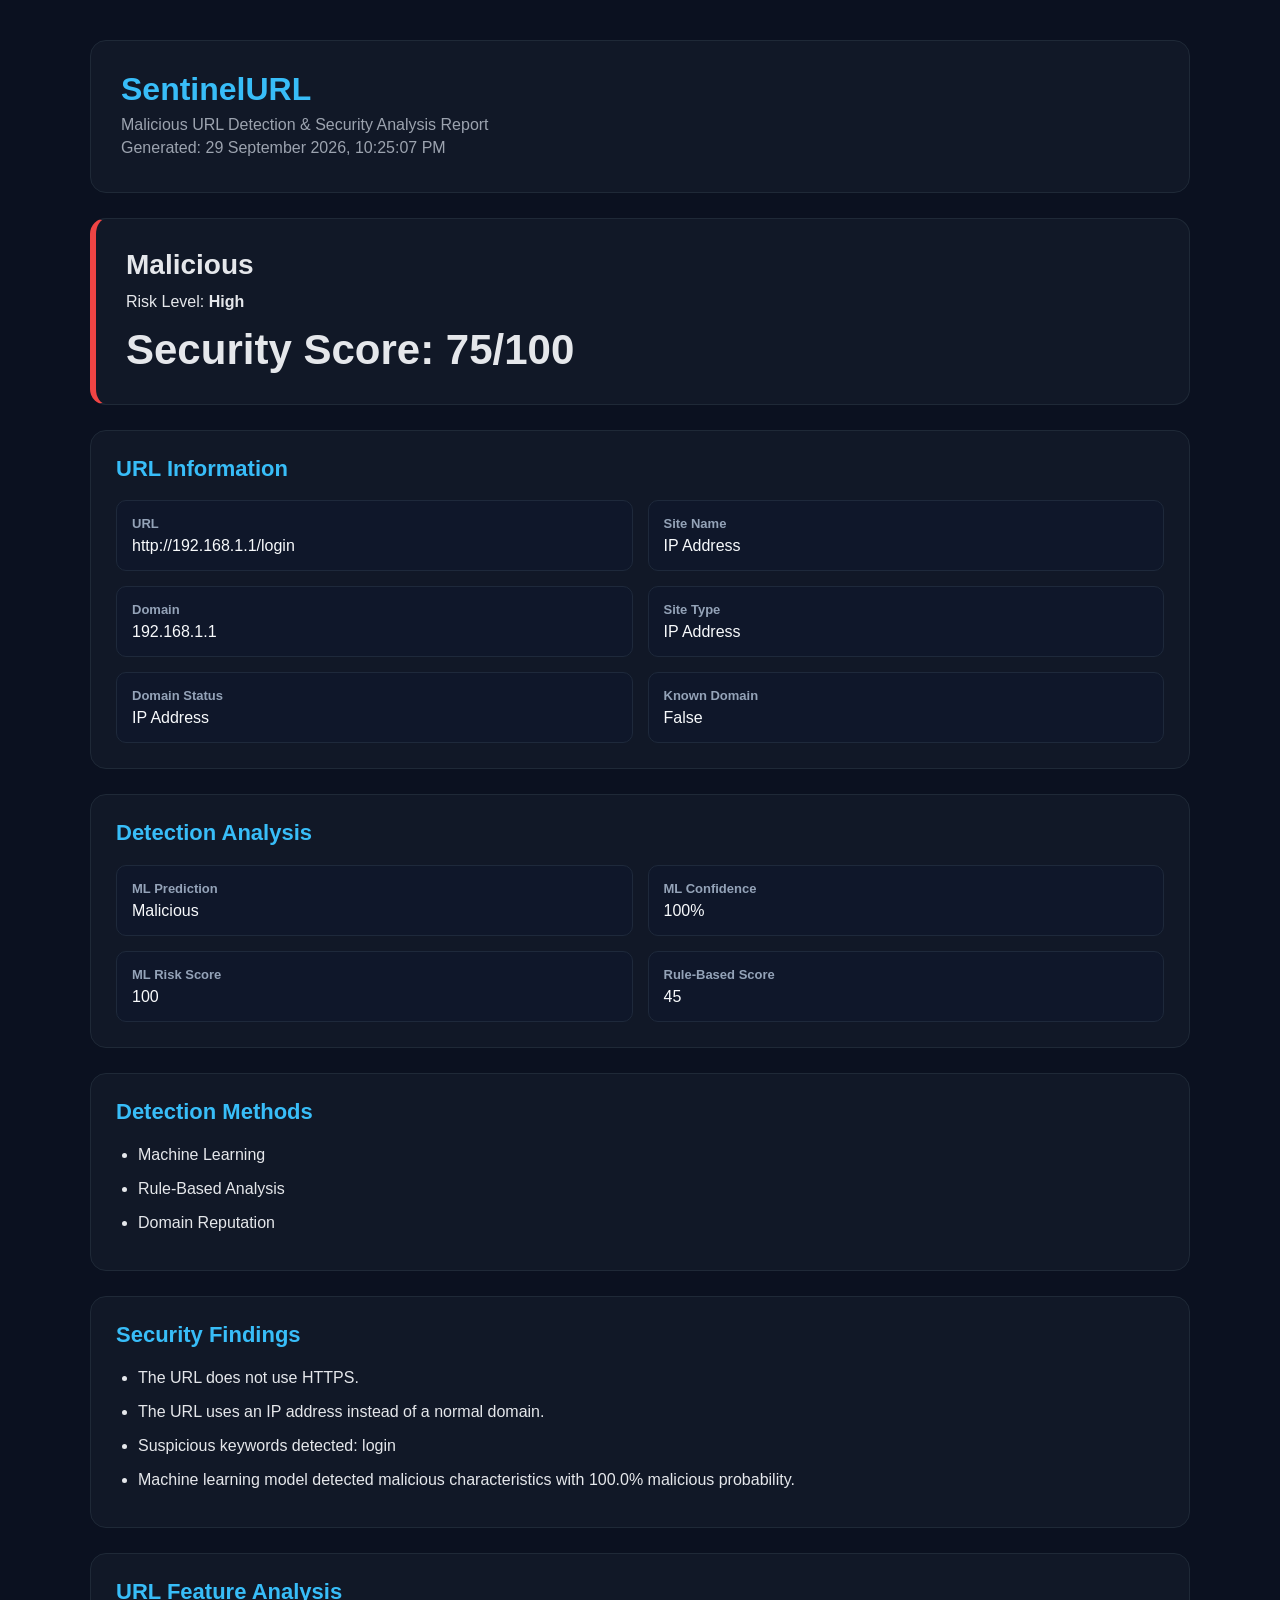
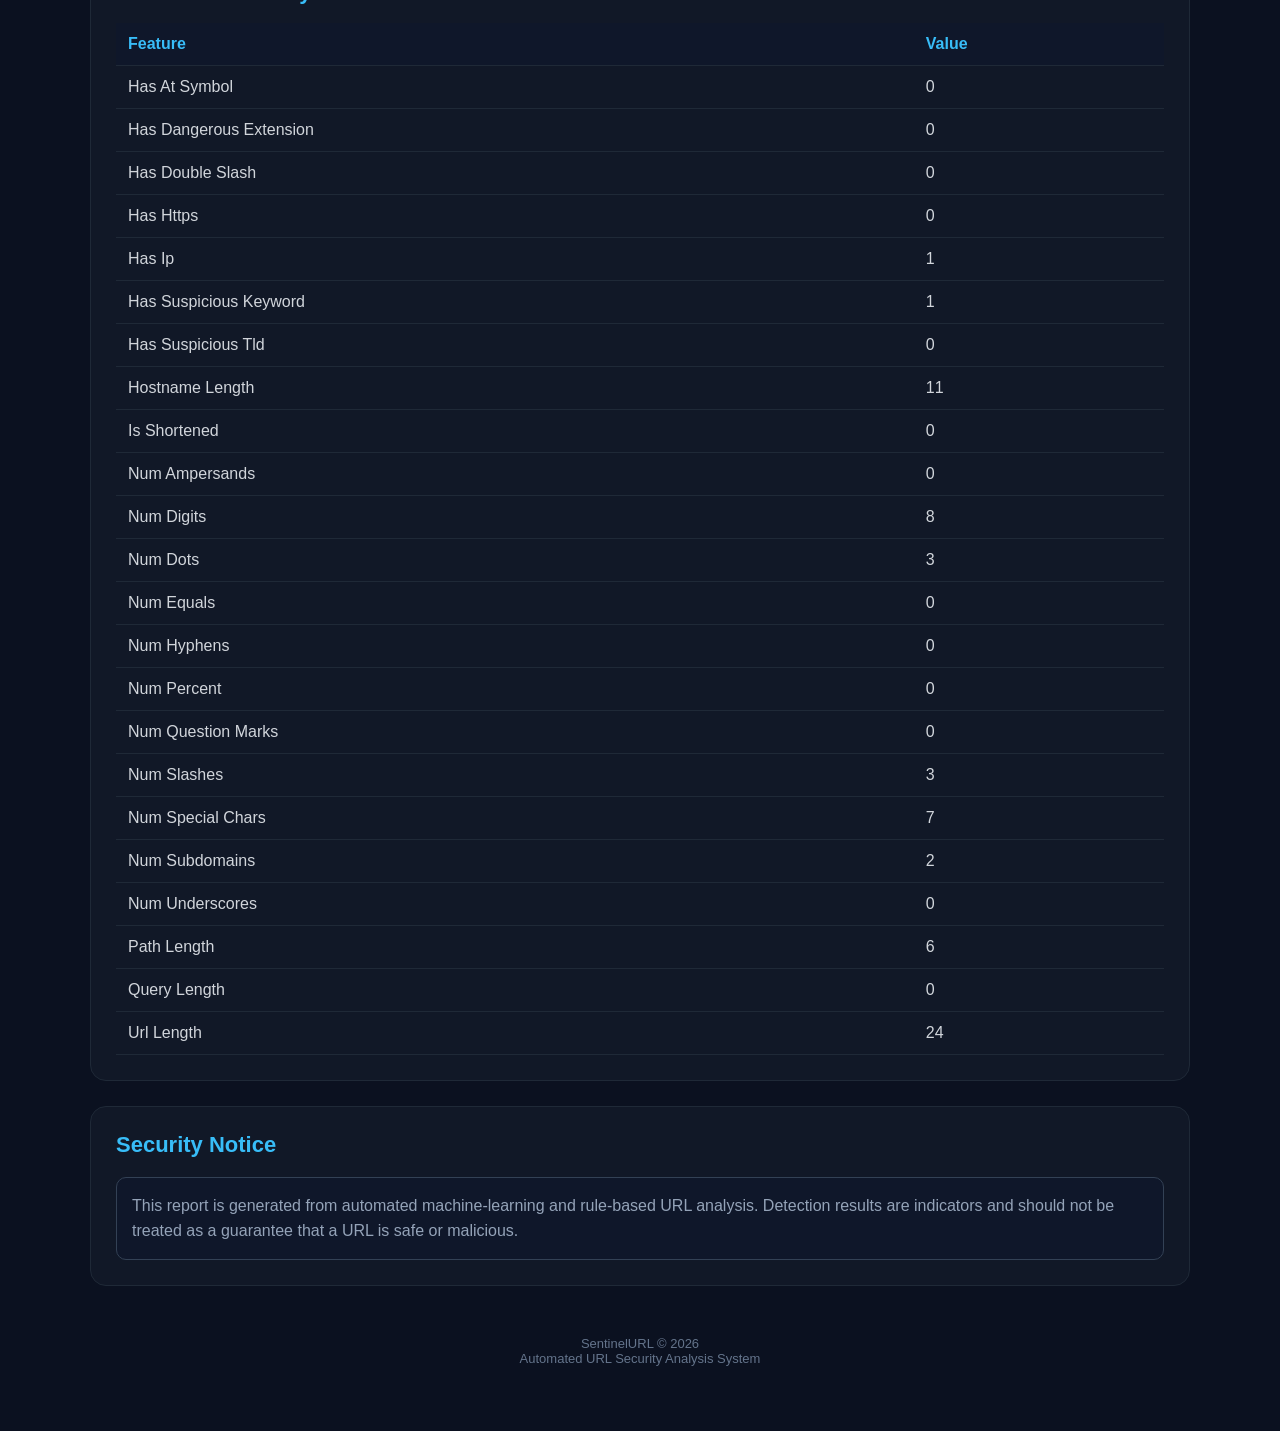
<file: URL_Detect/reports/security_report_20260929_222507.html>
<!DOCTYPE html>
<html lang="en">
<head>
    <meta charset="UTF-8">
    <meta name="viewport"
          content="width=device-width, initial-scale=1.0">

    <title>SentinelURL Security Report</title>

    <style>
        * {
            box-sizing: border-box;
        }

        body {
            margin: 0;
            padding: 0;
            font-family: Arial, Helvetica, sans-serif;
            background: #0b1120;
            color: #e5e7eb;
        }

        .container {
            width: 92%;
            max-width: 1100px;
            margin: 40px auto;
        }

        .header {
            background: #111827;
            border: 1px solid #1f2937;
            border-radius: 16px;
            padding: 30px;
            margin-bottom: 25px;
        }

        .header h1 {
            margin: 0 0 8px;
            font-size: 32px;
            color: #38bdf8;
        }

        .header p {
            margin: 5px 0;
            color: #9ca3af;
        }

        .risk-card {
            border-radius: 16px;
            padding: 30px;
            margin-bottom: 25px;
            border: 1px solid #1f2937;
            background: #111827;
        }

        .risk-card.safe {
            border-left: 6px solid #22c55e;
        }

        .risk-card.suspicious {
            border-left: 6px solid #f59e0b;
        }

        .risk-card.malicious {
            border-left: 6px solid #ef4444;
        }

        .risk-card.unknown {
            border-left: 6px solid #64748b;
        }

        .risk-title {
            font-size: 28px;
            font-weight: bold;
            margin-bottom: 12px;
        }

        .score {
            font-size: 42px;
            font-weight: bold;
            margin-top: 15px;
        }

        .section {
            background: #111827;
            border: 1px solid #1f2937;
            border-radius: 16px;
            padding: 25px;
            margin-bottom: 25px;
        }

        .section h2 {
            margin-top: 0;
            color: #38bdf8;
            font-size: 22px;
        }

        .grid {
            display: grid;
            grid-template-columns: repeat(2, 1fr);
            gap: 15px;
        }

        .item {
            background: #0f172a;
            border: 1px solid #1e293b;
            border-radius: 10px;
            padding: 15px;
        }

        .item strong {
            display: block;
            color: #94a3b8;
            margin-bottom: 6px;
            font-size: 13px;
        }

        .item span {
            color: #f8fafc;
            word-break: break-word;
        }

        ul {
            margin: 0;
            padding-left: 22px;
        }

        li {
            margin-bottom: 10px;
            line-height: 1.5;
        }

        table {
            width: 100%;
            border-collapse: collapse;
        }

        th,
        td {
            padding: 12px;
            text-align: left;
            border-bottom: 1px solid #1f2937;
        }

        th {
            color: #38bdf8;
            background: #0f172a;
        }

        td {
            color: #d1d5db;
        }

        .footer {
            text-align: center;
            color: #64748b;
            padding: 25px;
            font-size: 13px;
        }

        .notice {
            background: #0f172a;
            border: 1px solid #334155;
            border-radius: 10px;
            padding: 15px;
            color: #94a3b8;
            line-height: 1.6;
        }

        @media (max-width: 700px) {
            .grid {
                grid-template-columns: 1fr;
            }

            .container {
                width: 94%;
                margin: 20px auto;
            }

            .header h1 {
                font-size: 25px;
            }

            .score {
                font-size: 34px;
            }

            table {
                font-size: 13px;
            }
        }
    </style>
</head>

<body>

<div class="container">

    <div class="header">
        <h1>SentinelURL</h1>
        <p>Malicious URL Detection & Security Analysis Report</p>
        <p>Generated: 29 September 2026, 10:25:07 PM</p>
    </div>

    <div class="risk-card malicious">
        <div class="risk-title">
            Malicious
        </div>

        <div>
            Risk Level:
            <strong>High</strong>
        </div>

        <div class="score">
            Security Score: 75/100
        </div>
    </div>

    <div class="section">
        <h2>URL Information</h2>

        <div class="grid">

            <div class="item">
                <strong>URL</strong>
                <span>http://192.168.1.1/login</span>
            </div>

            <div class="item">
                <strong>Site Name</strong>
                <span>IP Address</span>
            </div>

            <div class="item">
                <strong>Domain</strong>
                <span>192.168.1.1</span>
            </div>

            <div class="item">
                <strong>Site Type</strong>
                <span>IP Address</span>
            </div>

            <div class="item">
                <strong>Domain Status</strong>
                <span>IP Address</span>
            </div>

            <div class="item">
                <strong>Known Domain</strong>
                <span>
                    False
                </span>
            </div>

        </div>
    </div>

    <div class="section">
        <h2>Detection Analysis</h2>

        <div class="grid">

            <div class="item">
                <strong>ML Prediction</strong>
                <span>Malicious</span>
            </div>

            <div class="item">
                <strong>ML Confidence</strong>
                <span>100%</span>
            </div>

            <div class="item">
                <strong>ML Risk Score</strong>
                <span>100</span>
            </div>

            <div class="item">
                <strong>Rule-Based Score</strong>
                <span>45</span>
            </div>

        </div>
    </div>

    <div class="section">
        <h2>Detection Methods</h2>

        <ul>
            <li>Machine Learning</li><li>Rule-Based Analysis</li><li>Domain Reputation</li>
        </ul>
    </div>

    <div class="section">
        <h2>Security Findings</h2>

        <ul>
            <li>The URL does not use HTTPS.</li><li>The URL uses an IP address instead of a normal domain.</li><li>Suspicious keywords detected: login</li><li>Machine learning model detected malicious characteristics with 100.0% malicious probability.</li>
        </ul>
    </div>

    <div class="section">
        <h2>URL Feature Analysis</h2>

        <table>
            <thead>
                <tr>
                    <th>Feature</th>
                    <th>Value</th>
                </tr>
            </thead>

            <tbody>
                
            <tr>
                <td>Has At Symbol</td>
                <td>0</td>
            </tr>
            
            <tr>
                <td>Has Dangerous Extension</td>
                <td>0</td>
            </tr>
            
            <tr>
                <td>Has Double Slash</td>
                <td>0</td>
            </tr>
            
            <tr>
                <td>Has Https</td>
                <td>0</td>
            </tr>
            
            <tr>
                <td>Has Ip</td>
                <td>1</td>
            </tr>
            
            <tr>
                <td>Has Suspicious Keyword</td>
                <td>1</td>
            </tr>
            
            <tr>
                <td>Has Suspicious Tld</td>
                <td>0</td>
            </tr>
            
            <tr>
                <td>Hostname Length</td>
                <td>11</td>
            </tr>
            
            <tr>
                <td>Is Shortened</td>
                <td>0</td>
            </tr>
            
            <tr>
                <td>Num Ampersands</td>
                <td>0</td>
            </tr>
            
            <tr>
                <td>Num Digits</td>
                <td>8</td>
            </tr>
            
            <tr>
                <td>Num Dots</td>
                <td>3</td>
            </tr>
            
            <tr>
                <td>Num Equals</td>
                <td>0</td>
            </tr>
            
            <tr>
                <td>Num Hyphens</td>
                <td>0</td>
            </tr>
            
            <tr>
                <td>Num Percent</td>
                <td>0</td>
            </tr>
            
            <tr>
                <td>Num Question Marks</td>
                <td>0</td>
            </tr>
            
            <tr>
                <td>Num Slashes</td>
                <td>3</td>
            </tr>
            
            <tr>
                <td>Num Special Chars</td>
                <td>7</td>
            </tr>
            
            <tr>
                <td>Num Subdomains</td>
                <td>2</td>
            </tr>
            
            <tr>
                <td>Num Underscores</td>
                <td>0</td>
            </tr>
            
            <tr>
                <td>Path Length</td>
                <td>6</td>
            </tr>
            
            <tr>
                <td>Query Length</td>
                <td>0</td>
            </tr>
            
            <tr>
                <td>Url Length</td>
                <td>24</td>
            </tr>
            
            </tbody>
        </table>
    </div>

    <div class="section">
        <h2>Security Notice</h2>

        <div class="notice">
            This report is generated from automated machine-learning
            and rule-based URL analysis. Detection results are
            indicators and should not be treated as a guarantee
            that a URL is safe or malicious.
        </div>
    </div>

    <div class="footer">
        SentinelURL &copy; 2026
        <br>
        Automated URL Security Analysis System
    </div>

</div>

</body>
</html>
</file>
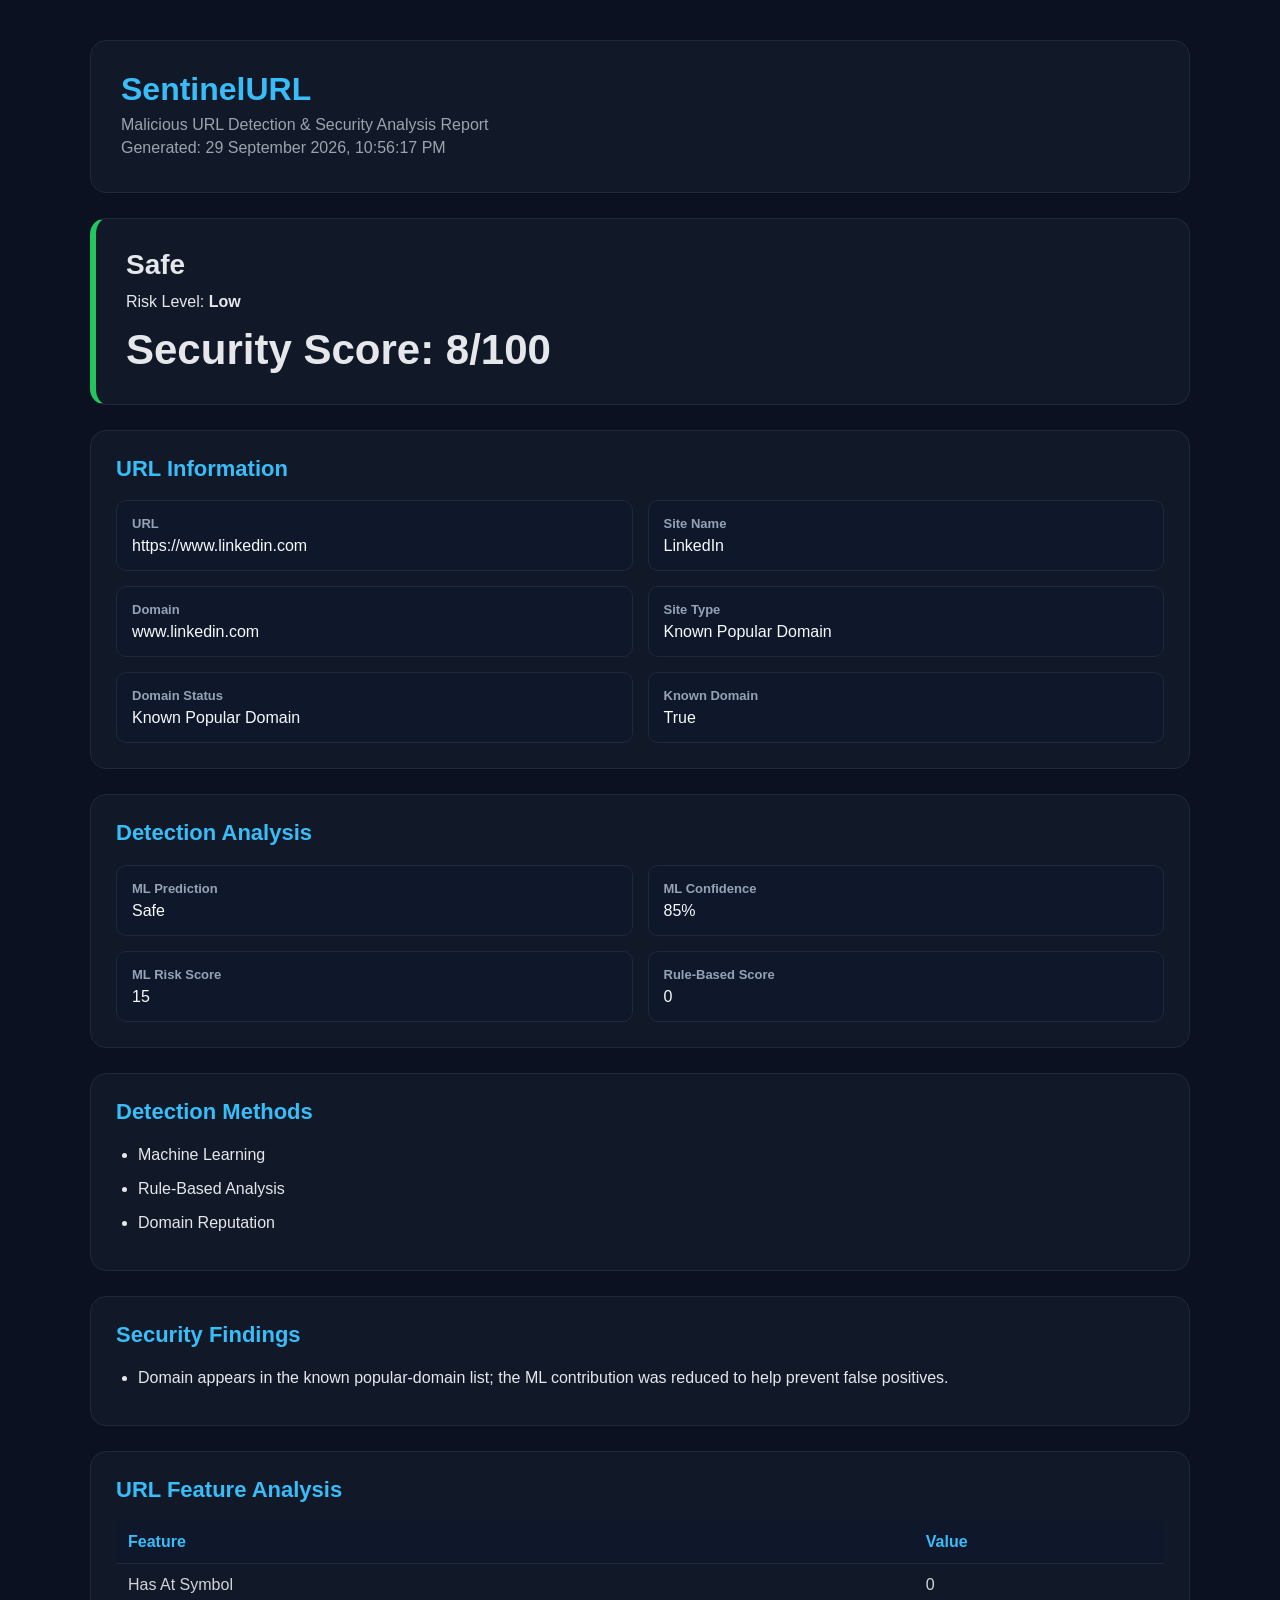
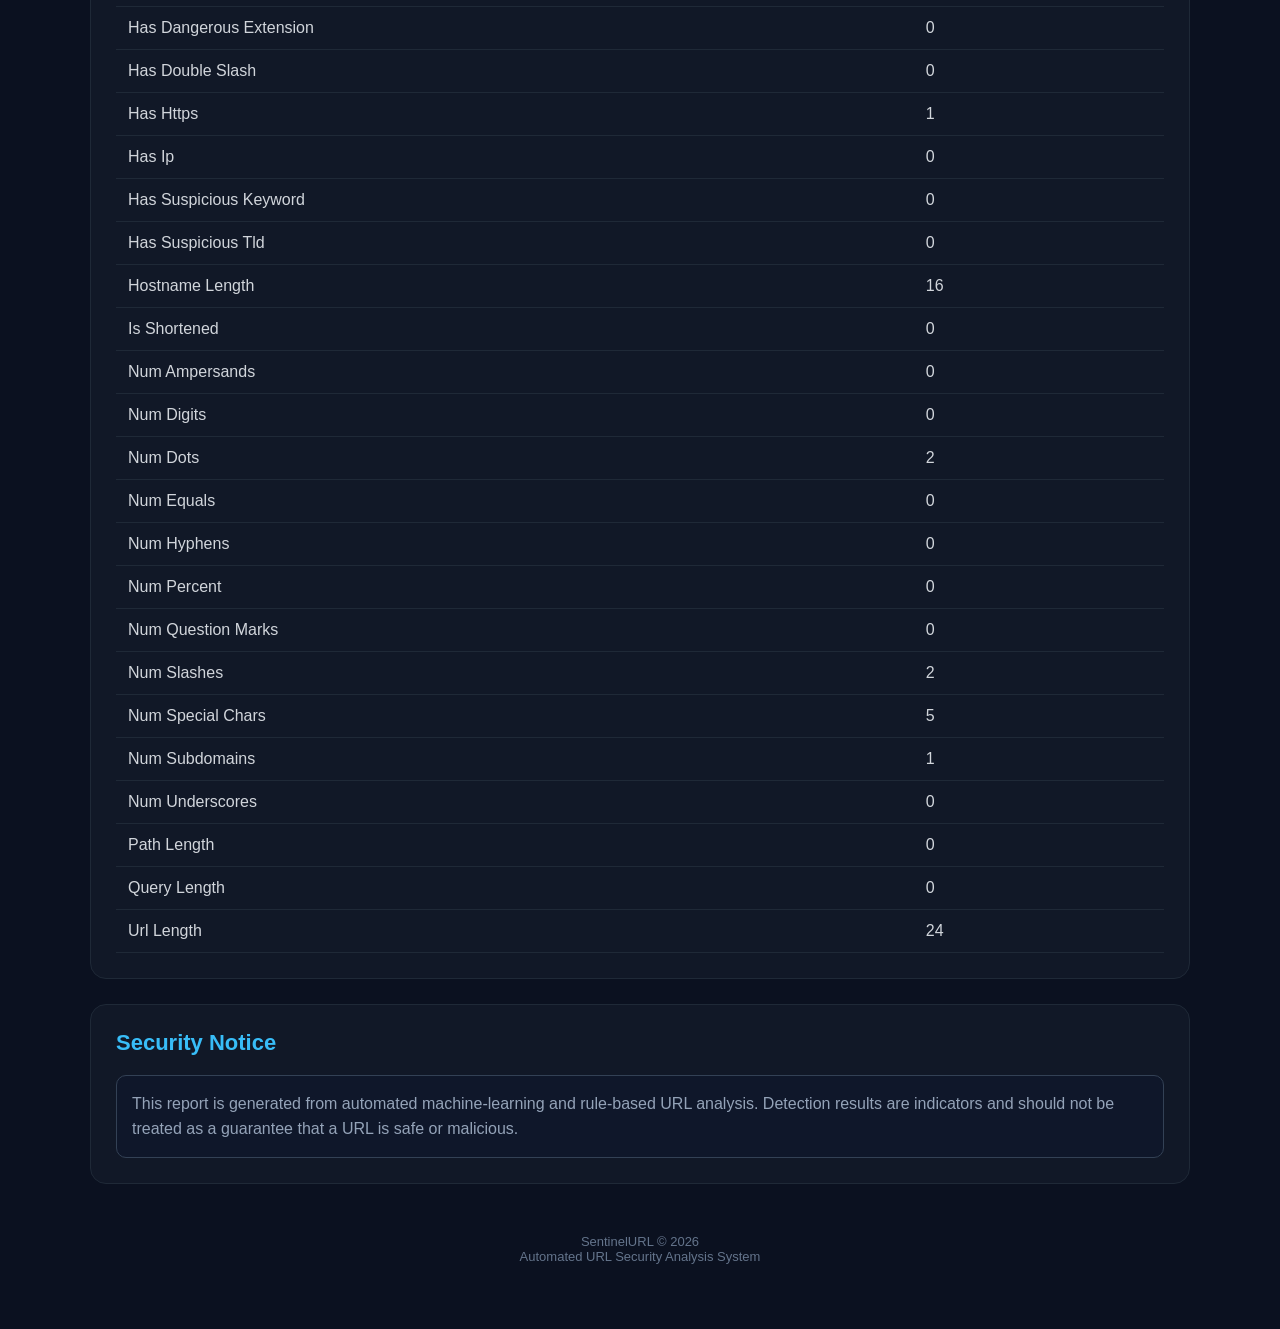
<file: URL_Detect/reports/security_report_20260929_225617.html>
<!DOCTYPE html>
<html lang="en">
<head>
    <meta charset="UTF-8">
    <meta name="viewport"
          content="width=device-width, initial-scale=1.0">

    <title>SentinelURL Security Report</title>

    <style>
        * {
            box-sizing: border-box;
        }

        body {
            margin: 0;
            padding: 0;
            font-family: Arial, Helvetica, sans-serif;
            background: #0b1120;
            color: #e5e7eb;
        }

        .container {
            width: 92%;
            max-width: 1100px;
            margin: 40px auto;
        }

        .header {
            background: #111827;
            border: 1px solid #1f2937;
            border-radius: 16px;
            padding: 30px;
            margin-bottom: 25px;
        }

        .header h1 {
            margin: 0 0 8px;
            font-size: 32px;
            color: #38bdf8;
        }

        .header p {
            margin: 5px 0;
            color: #9ca3af;
        }

        .risk-card {
            border-radius: 16px;
            padding: 30px;
            margin-bottom: 25px;
            border: 1px solid #1f2937;
            background: #111827;
        }

        .risk-card.safe {
            border-left: 6px solid #22c55e;
        }

        .risk-card.suspicious {
            border-left: 6px solid #f59e0b;
        }

        .risk-card.malicious {
            border-left: 6px solid #ef4444;
        }

        .risk-card.unknown {
            border-left: 6px solid #64748b;
        }

        .risk-title {
            font-size: 28px;
            font-weight: bold;
            margin-bottom: 12px;
        }

        .score {
            font-size: 42px;
            font-weight: bold;
            margin-top: 15px;
        }

        .section {
            background: #111827;
            border: 1px solid #1f2937;
            border-radius: 16px;
            padding: 25px;
            margin-bottom: 25px;
        }

        .section h2 {
            margin-top: 0;
            color: #38bdf8;
            font-size: 22px;
        }

        .grid {
            display: grid;
            grid-template-columns: repeat(2, 1fr);
            gap: 15px;
        }

        .item {
            background: #0f172a;
            border: 1px solid #1e293b;
            border-radius: 10px;
            padding: 15px;
        }

        .item strong {
            display: block;
            color: #94a3b8;
            margin-bottom: 6px;
            font-size: 13px;
        }

        .item span {
            color: #f8fafc;
            word-break: break-word;
        }

        ul {
            margin: 0;
            padding-left: 22px;
        }

        li {
            margin-bottom: 10px;
            line-height: 1.5;
        }

        table {
            width: 100%;
            border-collapse: collapse;
        }

        th,
        td {
            padding: 12px;
            text-align: left;
            border-bottom: 1px solid #1f2937;
        }

        th {
            color: #38bdf8;
            background: #0f172a;
        }

        td {
            color: #d1d5db;
        }

        .footer {
            text-align: center;
            color: #64748b;
            padding: 25px;
            font-size: 13px;
        }

        .notice {
            background: #0f172a;
            border: 1px solid #334155;
            border-radius: 10px;
            padding: 15px;
            color: #94a3b8;
            line-height: 1.6;
        }

        @media (max-width: 700px) {
            .grid {
                grid-template-columns: 1fr;
            }

            .container {
                width: 94%;
                margin: 20px auto;
            }

            .header h1 {
                font-size: 25px;
            }

            .score {
                font-size: 34px;
            }

            table {
                font-size: 13px;
            }
        }
    </style>
</head>

<body>

<div class="container">

    <div class="header">
        <h1>SentinelURL</h1>
        <p>Malicious URL Detection & Security Analysis Report</p>
        <p>Generated: 29 September 2026, 10:56:17 PM</p>
    </div>

    <div class="risk-card safe">
        <div class="risk-title">
            Safe
        </div>

        <div>
            Risk Level:
            <strong>Low</strong>
        </div>

        <div class="score">
            Security Score: 8/100
        </div>
    </div>

    <div class="section">
        <h2>URL Information</h2>

        <div class="grid">

            <div class="item">
                <strong>URL</strong>
                <span>https://www.linkedin.com</span>
            </div>

            <div class="item">
                <strong>Site Name</strong>
                <span>LinkedIn</span>
            </div>

            <div class="item">
                <strong>Domain</strong>
                <span>www.linkedin.com</span>
            </div>

            <div class="item">
                <strong>Site Type</strong>
                <span>Known Popular Domain</span>
            </div>

            <div class="item">
                <strong>Domain Status</strong>
                <span>Known Popular Domain</span>
            </div>

            <div class="item">
                <strong>Known Domain</strong>
                <span>
                    True
                </span>
            </div>

        </div>
    </div>

    <div class="section">
        <h2>Detection Analysis</h2>

        <div class="grid">

            <div class="item">
                <strong>ML Prediction</strong>
                <span>Safe</span>
            </div>

            <div class="item">
                <strong>ML Confidence</strong>
                <span>85%</span>
            </div>

            <div class="item">
                <strong>ML Risk Score</strong>
                <span>15</span>
            </div>

            <div class="item">
                <strong>Rule-Based Score</strong>
                <span>0</span>
            </div>

        </div>
    </div>

    <div class="section">
        <h2>Detection Methods</h2>

        <ul>
            <li>Machine Learning</li><li>Rule-Based Analysis</li><li>Domain Reputation</li>
        </ul>
    </div>

    <div class="section">
        <h2>Security Findings</h2>

        <ul>
            <li>Domain appears in the known popular-domain list; the ML contribution was reduced to help prevent false positives.</li>
        </ul>
    </div>

    <div class="section">
        <h2>URL Feature Analysis</h2>

        <table>
            <thead>
                <tr>
                    <th>Feature</th>
                    <th>Value</th>
                </tr>
            </thead>

            <tbody>
                
            <tr>
                <td>Has At Symbol</td>
                <td>0</td>
            </tr>
            
            <tr>
                <td>Has Dangerous Extension</td>
                <td>0</td>
            </tr>
            
            <tr>
                <td>Has Double Slash</td>
                <td>0</td>
            </tr>
            
            <tr>
                <td>Has Https</td>
                <td>1</td>
            </tr>
            
            <tr>
                <td>Has Ip</td>
                <td>0</td>
            </tr>
            
            <tr>
                <td>Has Suspicious Keyword</td>
                <td>0</td>
            </tr>
            
            <tr>
                <td>Has Suspicious Tld</td>
                <td>0</td>
            </tr>
            
            <tr>
                <td>Hostname Length</td>
                <td>16</td>
            </tr>
            
            <tr>
                <td>Is Shortened</td>
                <td>0</td>
            </tr>
            
            <tr>
                <td>Num Ampersands</td>
                <td>0</td>
            </tr>
            
            <tr>
                <td>Num Digits</td>
                <td>0</td>
            </tr>
            
            <tr>
                <td>Num Dots</td>
                <td>2</td>
            </tr>
            
            <tr>
                <td>Num Equals</td>
                <td>0</td>
            </tr>
            
            <tr>
                <td>Num Hyphens</td>
                <td>0</td>
            </tr>
            
            <tr>
                <td>Num Percent</td>
                <td>0</td>
            </tr>
            
            <tr>
                <td>Num Question Marks</td>
                <td>0</td>
            </tr>
            
            <tr>
                <td>Num Slashes</td>
                <td>2</td>
            </tr>
            
            <tr>
                <td>Num Special Chars</td>
                <td>5</td>
            </tr>
            
            <tr>
                <td>Num Subdomains</td>
                <td>1</td>
            </tr>
            
            <tr>
                <td>Num Underscores</td>
                <td>0</td>
            </tr>
            
            <tr>
                <td>Path Length</td>
                <td>0</td>
            </tr>
            
            <tr>
                <td>Query Length</td>
                <td>0</td>
            </tr>
            
            <tr>
                <td>Url Length</td>
                <td>24</td>
            </tr>
            
            </tbody>
        </table>
    </div>

    <div class="section">
        <h2>Security Notice</h2>

        <div class="notice">
            This report is generated from automated machine-learning
            and rule-based URL analysis. Detection results are
            indicators and should not be treated as a guarantee
            that a URL is safe or malicious.
        </div>
    </div>

    <div class="footer">
        SentinelURL &copy; 2026
        <br>
        Automated URL Security Analysis System
    </div>

</div>

</body>
</html>
</file>
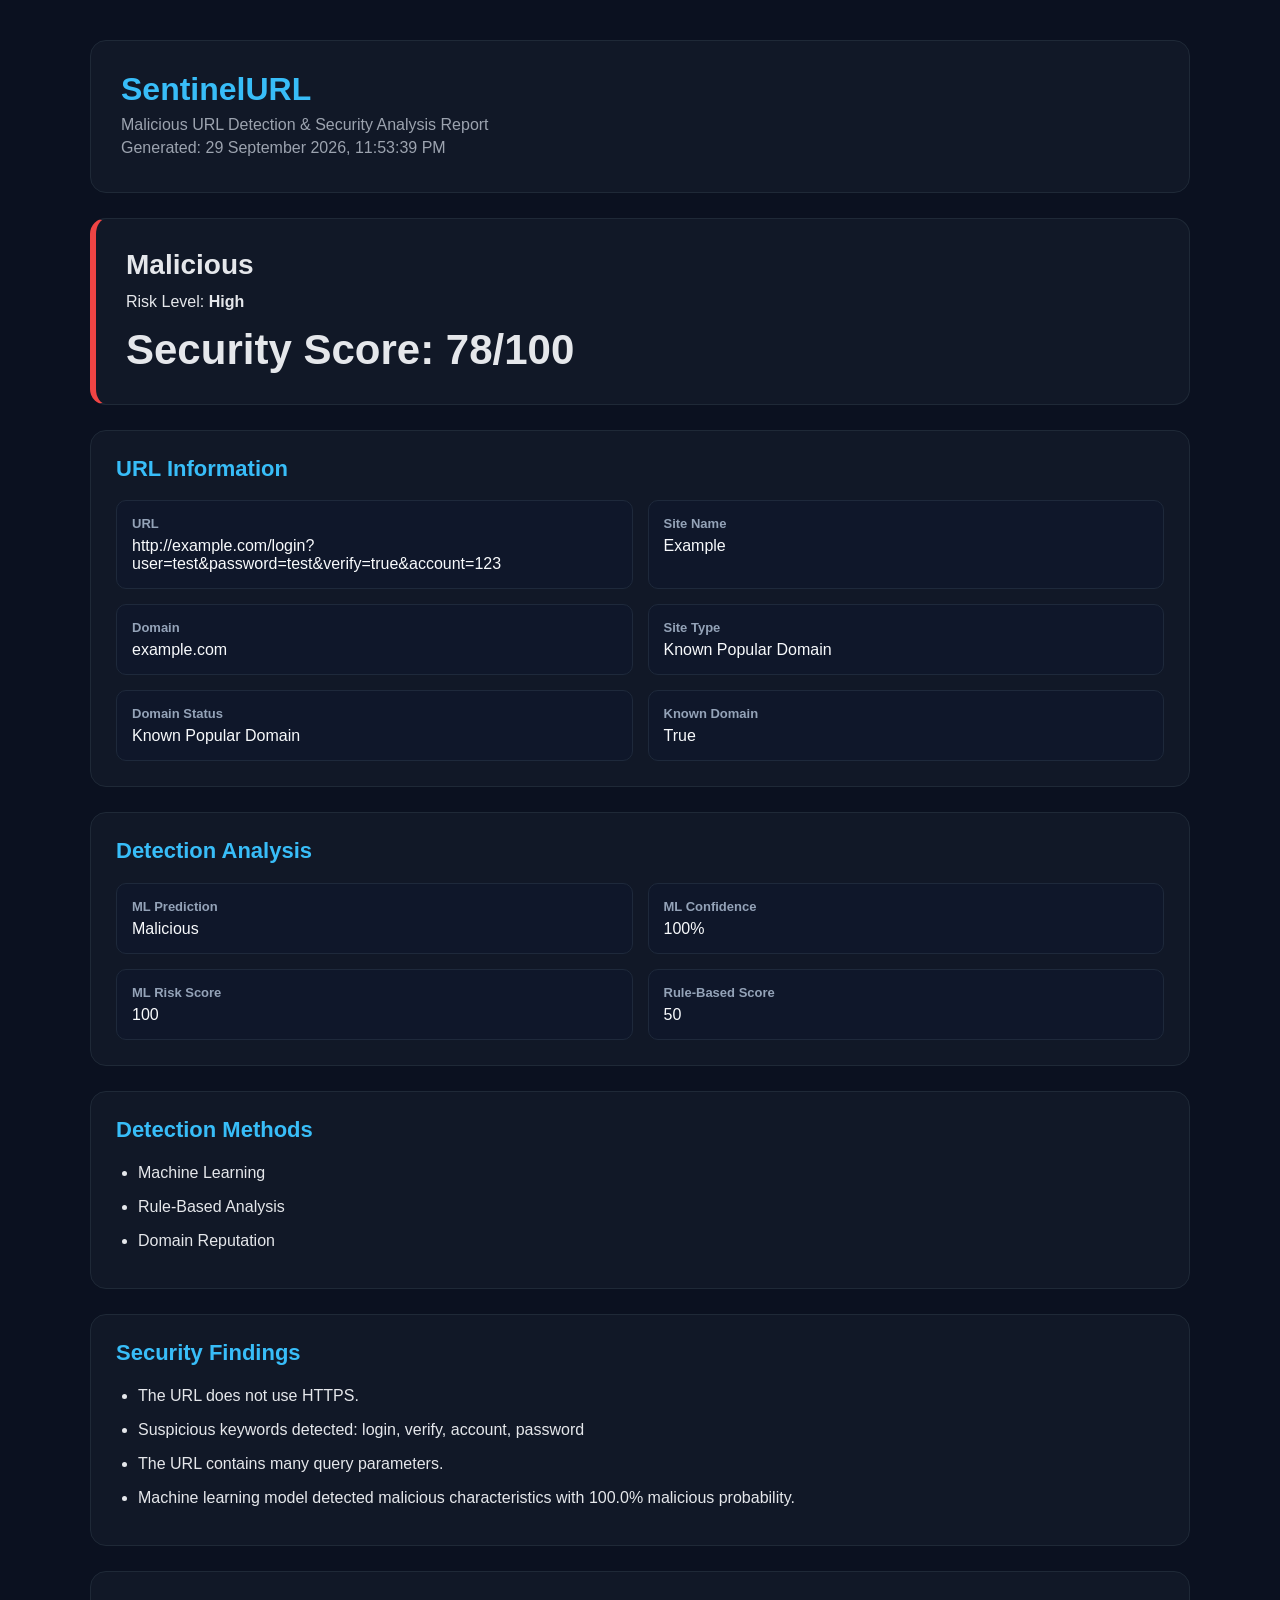
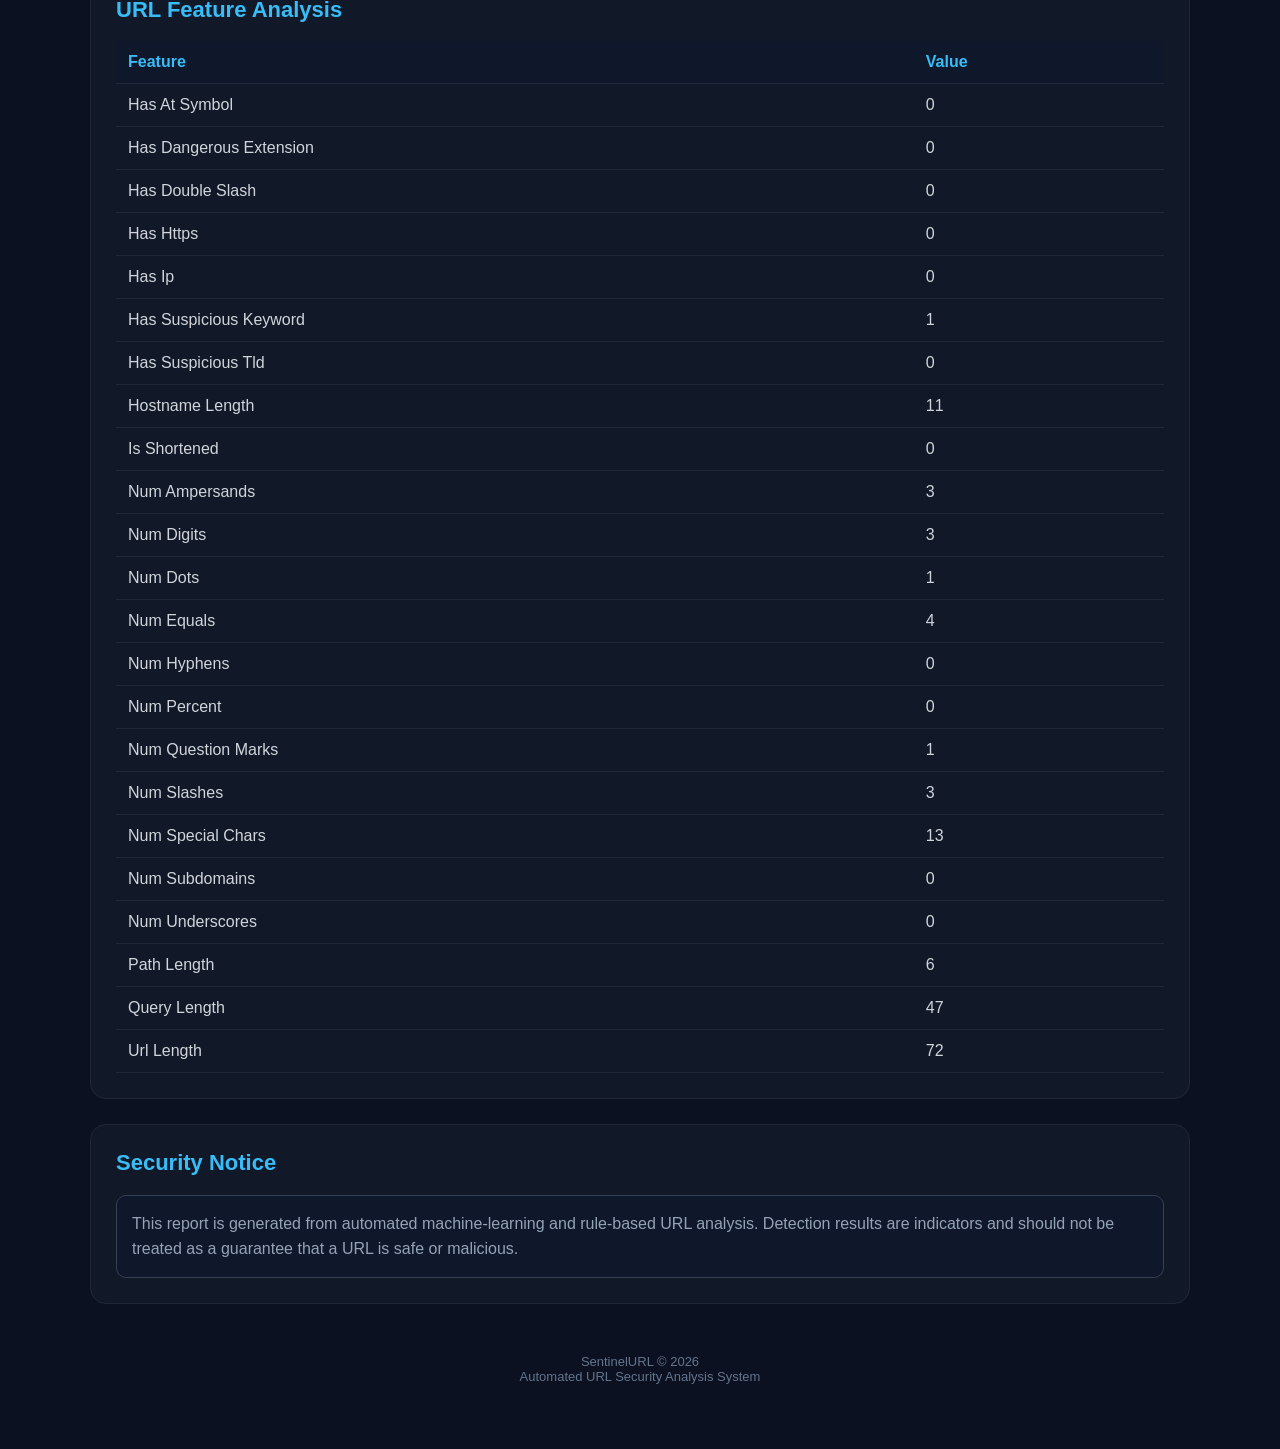
<file: URL_Detect/reports/security_report_20260929_235339.html>
<!DOCTYPE html>
<html lang="en">
<head>
    <meta charset="UTF-8">
    <meta name="viewport"
          content="width=device-width, initial-scale=1.0">

    <title>SentinelURL Security Report</title>

    <style>
        * {
            box-sizing: border-box;
        }

        body {
            margin: 0;
            padding: 0;
            font-family: Arial, Helvetica, sans-serif;
            background: #0b1120;
            color: #e5e7eb;
        }

        .container {
            width: 92%;
            max-width: 1100px;
            margin: 40px auto;
        }

        .header {
            background: #111827;
            border: 1px solid #1f2937;
            border-radius: 16px;
            padding: 30px;
            margin-bottom: 25px;
        }

        .header h1 {
            margin: 0 0 8px;
            font-size: 32px;
            color: #38bdf8;
        }

        .header p {
            margin: 5px 0;
            color: #9ca3af;
        }

        .risk-card {
            border-radius: 16px;
            padding: 30px;
            margin-bottom: 25px;
            border: 1px solid #1f2937;
            background: #111827;
        }

        .risk-card.safe {
            border-left: 6px solid #22c55e;
        }

        .risk-card.suspicious {
            border-left: 6px solid #f59e0b;
        }

        .risk-card.malicious {
            border-left: 6px solid #ef4444;
        }

        .risk-card.unknown {
            border-left: 6px solid #64748b;
        }

        .risk-title {
            font-size: 28px;
            font-weight: bold;
            margin-bottom: 12px;
        }

        .score {
            font-size: 42px;
            font-weight: bold;
            margin-top: 15px;
        }

        .section {
            background: #111827;
            border: 1px solid #1f2937;
            border-radius: 16px;
            padding: 25px;
            margin-bottom: 25px;
        }

        .section h2 {
            margin-top: 0;
            color: #38bdf8;
            font-size: 22px;
        }

        .grid {
            display: grid;
            grid-template-columns: repeat(2, 1fr);
            gap: 15px;
        }

        .item {
            background: #0f172a;
            border: 1px solid #1e293b;
            border-radius: 10px;
            padding: 15px;
        }

        .item strong {
            display: block;
            color: #94a3b8;
            margin-bottom: 6px;
            font-size: 13px;
        }

        .item span {
            color: #f8fafc;
            word-break: break-word;
        }

        ul {
            margin: 0;
            padding-left: 22px;
        }

        li {
            margin-bottom: 10px;
            line-height: 1.5;
        }

        table {
            width: 100%;
            border-collapse: collapse;
        }

        th,
        td {
            padding: 12px;
            text-align: left;
            border-bottom: 1px solid #1f2937;
        }

        th {
            color: #38bdf8;
            background: #0f172a;
        }

        td {
            color: #d1d5db;
        }

        .footer {
            text-align: center;
            color: #64748b;
            padding: 25px;
            font-size: 13px;
        }

        .notice {
            background: #0f172a;
            border: 1px solid #334155;
            border-radius: 10px;
            padding: 15px;
            color: #94a3b8;
            line-height: 1.6;
        }

        @media (max-width: 700px) {
            .grid {
                grid-template-columns: 1fr;
            }

            .container {
                width: 94%;
                margin: 20px auto;
            }

            .header h1 {
                font-size: 25px;
            }

            .score {
                font-size: 34px;
            }

            table {
                font-size: 13px;
            }
        }
    </style>
</head>

<body>

<div class="container">

    <div class="header">
        <h1>SentinelURL</h1>
        <p>Malicious URL Detection & Security Analysis Report</p>
        <p>Generated: 29 September 2026, 11:53:39 PM</p>
    </div>

    <div class="risk-card malicious">
        <div class="risk-title">
            Malicious
        </div>

        <div>
            Risk Level:
            <strong>High</strong>
        </div>

        <div class="score">
            Security Score: 78/100
        </div>
    </div>

    <div class="section">
        <h2>URL Information</h2>

        <div class="grid">

            <div class="item">
                <strong>URL</strong>
                <span>http://example.com/login?user=test&amp;password=test&amp;verify=true&amp;account=123</span>
            </div>

            <div class="item">
                <strong>Site Name</strong>
                <span>Example</span>
            </div>

            <div class="item">
                <strong>Domain</strong>
                <span>example.com</span>
            </div>

            <div class="item">
                <strong>Site Type</strong>
                <span>Known Popular Domain</span>
            </div>

            <div class="item">
                <strong>Domain Status</strong>
                <span>Known Popular Domain</span>
            </div>

            <div class="item">
                <strong>Known Domain</strong>
                <span>
                    True
                </span>
            </div>

        </div>
    </div>

    <div class="section">
        <h2>Detection Analysis</h2>

        <div class="grid">

            <div class="item">
                <strong>ML Prediction</strong>
                <span>Malicious</span>
            </div>

            <div class="item">
                <strong>ML Confidence</strong>
                <span>100%</span>
            </div>

            <div class="item">
                <strong>ML Risk Score</strong>
                <span>100</span>
            </div>

            <div class="item">
                <strong>Rule-Based Score</strong>
                <span>50</span>
            </div>

        </div>
    </div>

    <div class="section">
        <h2>Detection Methods</h2>

        <ul>
            <li>Machine Learning</li><li>Rule-Based Analysis</li><li>Domain Reputation</li>
        </ul>
    </div>

    <div class="section">
        <h2>Security Findings</h2>

        <ul>
            <li>The URL does not use HTTPS.</li><li>Suspicious keywords detected: login, verify, account, password</li><li>The URL contains many query parameters.</li><li>Machine learning model detected malicious characteristics with 100.0% malicious probability.</li>
        </ul>
    </div>

    <div class="section">
        <h2>URL Feature Analysis</h2>

        <table>
            <thead>
                <tr>
                    <th>Feature</th>
                    <th>Value</th>
                </tr>
            </thead>

            <tbody>
                
            <tr>
                <td>Has At Symbol</td>
                <td>0</td>
            </tr>
            
            <tr>
                <td>Has Dangerous Extension</td>
                <td>0</td>
            </tr>
            
            <tr>
                <td>Has Double Slash</td>
                <td>0</td>
            </tr>
            
            <tr>
                <td>Has Https</td>
                <td>0</td>
            </tr>
            
            <tr>
                <td>Has Ip</td>
                <td>0</td>
            </tr>
            
            <tr>
                <td>Has Suspicious Keyword</td>
                <td>1</td>
            </tr>
            
            <tr>
                <td>Has Suspicious Tld</td>
                <td>0</td>
            </tr>
            
            <tr>
                <td>Hostname Length</td>
                <td>11</td>
            </tr>
            
            <tr>
                <td>Is Shortened</td>
                <td>0</td>
            </tr>
            
            <tr>
                <td>Num Ampersands</td>
                <td>3</td>
            </tr>
            
            <tr>
                <td>Num Digits</td>
                <td>3</td>
            </tr>
            
            <tr>
                <td>Num Dots</td>
                <td>1</td>
            </tr>
            
            <tr>
                <td>Num Equals</td>
                <td>4</td>
            </tr>
            
            <tr>
                <td>Num Hyphens</td>
                <td>0</td>
            </tr>
            
            <tr>
                <td>Num Percent</td>
                <td>0</td>
            </tr>
            
            <tr>
                <td>Num Question Marks</td>
                <td>1</td>
            </tr>
            
            <tr>
                <td>Num Slashes</td>
                <td>3</td>
            </tr>
            
            <tr>
                <td>Num Special Chars</td>
                <td>13</td>
            </tr>
            
            <tr>
                <td>Num Subdomains</td>
                <td>0</td>
            </tr>
            
            <tr>
                <td>Num Underscores</td>
                <td>0</td>
            </tr>
            
            <tr>
                <td>Path Length</td>
                <td>6</td>
            </tr>
            
            <tr>
                <td>Query Length</td>
                <td>47</td>
            </tr>
            
            <tr>
                <td>Url Length</td>
                <td>72</td>
            </tr>
            
            </tbody>
        </table>
    </div>

    <div class="section">
        <h2>Security Notice</h2>

        <div class="notice">
            This report is generated from automated machine-learning
            and rule-based URL analysis. Detection results are
            indicators and should not be treated as a guarantee
            that a URL is safe or malicious.
        </div>
    </div>

    <div class="footer">
        SentinelURL &copy; 2026
        <br>
        Automated URL Security Analysis System
    </div>

</div>

</body>
</html>
</file>
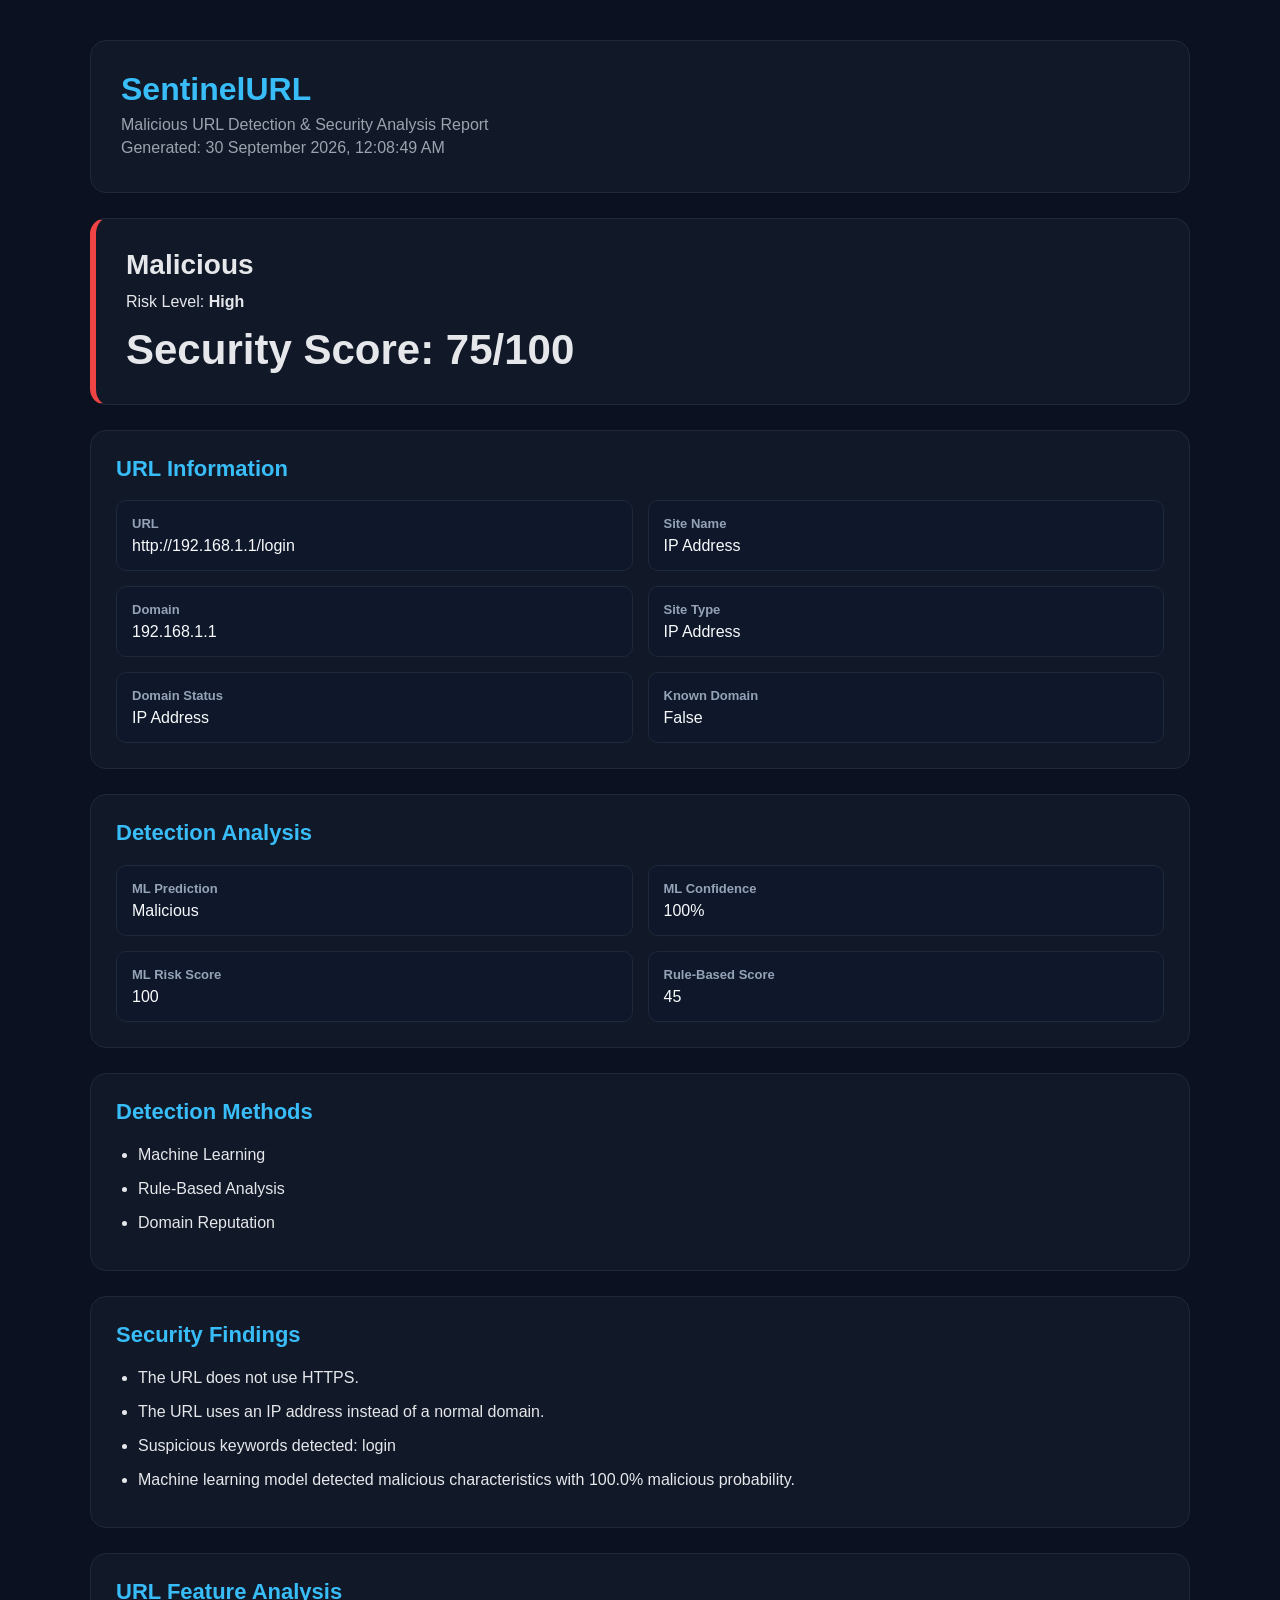
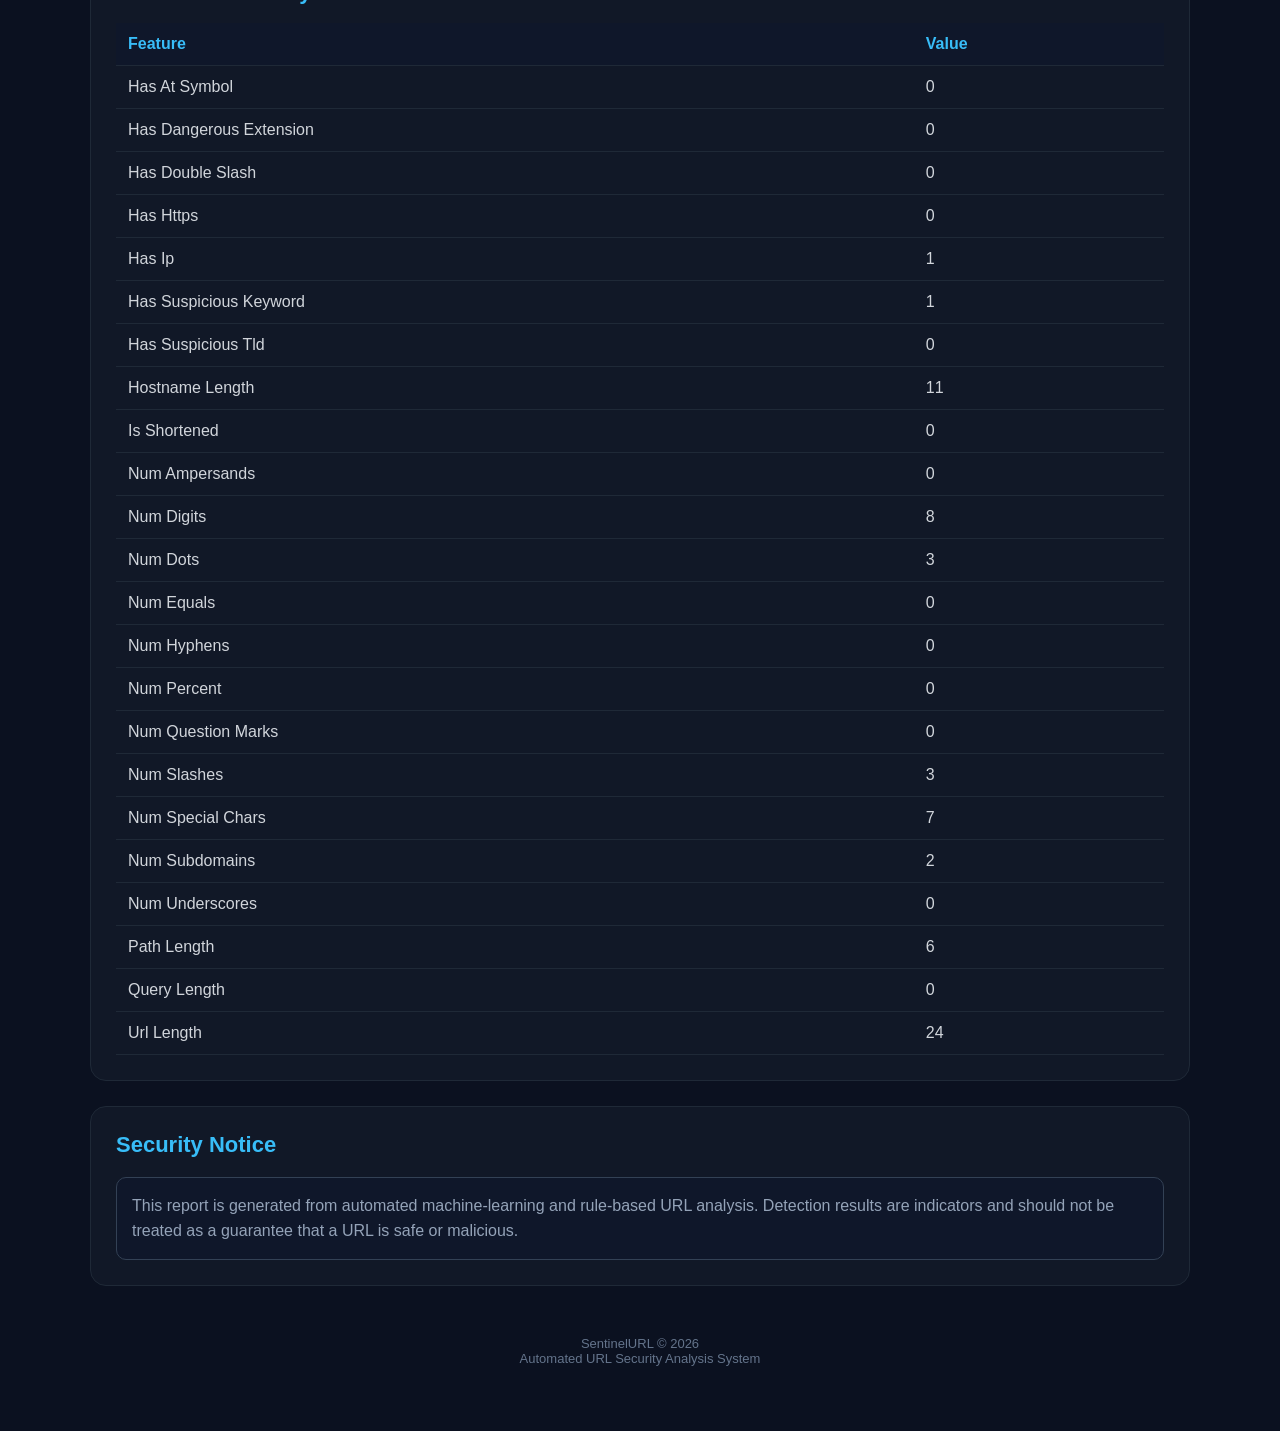
<file: URL_Detect/reports/security_report_20260930_000849.html>
<!DOCTYPE html>
<html lang="en">
<head>
    <meta charset="UTF-8">
    <meta name="viewport"
          content="width=device-width, initial-scale=1.0">

    <title>SentinelURL Security Report</title>

    <style>
        * {
            box-sizing: border-box;
        }

        body {
            margin: 0;
            padding: 0;
            font-family: Arial, Helvetica, sans-serif;
            background: #0b1120;
            color: #e5e7eb;
        }

        .container {
            width: 92%;
            max-width: 1100px;
            margin: 40px auto;
        }

        .header {
            background: #111827;
            border: 1px solid #1f2937;
            border-radius: 16px;
            padding: 30px;
            margin-bottom: 25px;
        }

        .header h1 {
            margin: 0 0 8px;
            font-size: 32px;
            color: #38bdf8;
        }

        .header p {
            margin: 5px 0;
            color: #9ca3af;
        }

        .risk-card {
            border-radius: 16px;
            padding: 30px;
            margin-bottom: 25px;
            border: 1px solid #1f2937;
            background: #111827;
        }

        .risk-card.safe {
            border-left: 6px solid #22c55e;
        }

        .risk-card.suspicious {
            border-left: 6px solid #f59e0b;
        }

        .risk-card.malicious {
            border-left: 6px solid #ef4444;
        }

        .risk-card.unknown {
            border-left: 6px solid #64748b;
        }

        .risk-title {
            font-size: 28px;
            font-weight: bold;
            margin-bottom: 12px;
        }

        .score {
            font-size: 42px;
            font-weight: bold;
            margin-top: 15px;
        }

        .section {
            background: #111827;
            border: 1px solid #1f2937;
            border-radius: 16px;
            padding: 25px;
            margin-bottom: 25px;
        }

        .section h2 {
            margin-top: 0;
            color: #38bdf8;
            font-size: 22px;
        }

        .grid {
            display: grid;
            grid-template-columns: repeat(2, 1fr);
            gap: 15px;
        }

        .item {
            background: #0f172a;
            border: 1px solid #1e293b;
            border-radius: 10px;
            padding: 15px;
        }

        .item strong {
            display: block;
            color: #94a3b8;
            margin-bottom: 6px;
            font-size: 13px;
        }

        .item span {
            color: #f8fafc;
            word-break: break-word;
        }

        ul {
            margin: 0;
            padding-left: 22px;
        }

        li {
            margin-bottom: 10px;
            line-height: 1.5;
        }

        table {
            width: 100%;
            border-collapse: collapse;
        }

        th,
        td {
            padding: 12px;
            text-align: left;
            border-bottom: 1px solid #1f2937;
        }

        th {
            color: #38bdf8;
            background: #0f172a;
        }

        td {
            color: #d1d5db;
        }

        .footer {
            text-align: center;
            color: #64748b;
            padding: 25px;
            font-size: 13px;
        }

        .notice {
            background: #0f172a;
            border: 1px solid #334155;
            border-radius: 10px;
            padding: 15px;
            color: #94a3b8;
            line-height: 1.6;
        }

        @media (max-width: 700px) {
            .grid {
                grid-template-columns: 1fr;
            }

            .container {
                width: 94%;
                margin: 20px auto;
            }

            .header h1 {
                font-size: 25px;
            }

            .score {
                font-size: 34px;
            }

            table {
                font-size: 13px;
            }
        }
    </style>
</head>

<body>

<div class="container">

    <div class="header">
        <h1>SentinelURL</h1>
        <p>Malicious URL Detection & Security Analysis Report</p>
        <p>Generated: 30 September 2026, 12:08:49 AM</p>
    </div>

    <div class="risk-card malicious">
        <div class="risk-title">
            Malicious
        </div>

        <div>
            Risk Level:
            <strong>High</strong>
        </div>

        <div class="score">
            Security Score: 75/100
        </div>
    </div>

    <div class="section">
        <h2>URL Information</h2>

        <div class="grid">

            <div class="item">
                <strong>URL</strong>
                <span>http://192.168.1.1/login</span>
            </div>

            <div class="item">
                <strong>Site Name</strong>
                <span>IP Address</span>
            </div>

            <div class="item">
                <strong>Domain</strong>
                <span>192.168.1.1</span>
            </div>

            <div class="item">
                <strong>Site Type</strong>
                <span>IP Address</span>
            </div>

            <div class="item">
                <strong>Domain Status</strong>
                <span>IP Address</span>
            </div>

            <div class="item">
                <strong>Known Domain</strong>
                <span>
                    False
                </span>
            </div>

        </div>
    </div>

    <div class="section">
        <h2>Detection Analysis</h2>

        <div class="grid">

            <div class="item">
                <strong>ML Prediction</strong>
                <span>Malicious</span>
            </div>

            <div class="item">
                <strong>ML Confidence</strong>
                <span>100%</span>
            </div>

            <div class="item">
                <strong>ML Risk Score</strong>
                <span>100</span>
            </div>

            <div class="item">
                <strong>Rule-Based Score</strong>
                <span>45</span>
            </div>

        </div>
    </div>

    <div class="section">
        <h2>Detection Methods</h2>

        <ul>
            <li>Machine Learning</li><li>Rule-Based Analysis</li><li>Domain Reputation</li>
        </ul>
    </div>

    <div class="section">
        <h2>Security Findings</h2>

        <ul>
            <li>The URL does not use HTTPS.</li><li>The URL uses an IP address instead of a normal domain.</li><li>Suspicious keywords detected: login</li><li>Machine learning model detected malicious characteristics with 100.0% malicious probability.</li>
        </ul>
    </div>

    <div class="section">
        <h2>URL Feature Analysis</h2>

        <table>
            <thead>
                <tr>
                    <th>Feature</th>
                    <th>Value</th>
                </tr>
            </thead>

            <tbody>
                
            <tr>
                <td>Has At Symbol</td>
                <td>0</td>
            </tr>
            
            <tr>
                <td>Has Dangerous Extension</td>
                <td>0</td>
            </tr>
            
            <tr>
                <td>Has Double Slash</td>
                <td>0</td>
            </tr>
            
            <tr>
                <td>Has Https</td>
                <td>0</td>
            </tr>
            
            <tr>
                <td>Has Ip</td>
                <td>1</td>
            </tr>
            
            <tr>
                <td>Has Suspicious Keyword</td>
                <td>1</td>
            </tr>
            
            <tr>
                <td>Has Suspicious Tld</td>
                <td>0</td>
            </tr>
            
            <tr>
                <td>Hostname Length</td>
                <td>11</td>
            </tr>
            
            <tr>
                <td>Is Shortened</td>
                <td>0</td>
            </tr>
            
            <tr>
                <td>Num Ampersands</td>
                <td>0</td>
            </tr>
            
            <tr>
                <td>Num Digits</td>
                <td>8</td>
            </tr>
            
            <tr>
                <td>Num Dots</td>
                <td>3</td>
            </tr>
            
            <tr>
                <td>Num Equals</td>
                <td>0</td>
            </tr>
            
            <tr>
                <td>Num Hyphens</td>
                <td>0</td>
            </tr>
            
            <tr>
                <td>Num Percent</td>
                <td>0</td>
            </tr>
            
            <tr>
                <td>Num Question Marks</td>
                <td>0</td>
            </tr>
            
            <tr>
                <td>Num Slashes</td>
                <td>3</td>
            </tr>
            
            <tr>
                <td>Num Special Chars</td>
                <td>7</td>
            </tr>
            
            <tr>
                <td>Num Subdomains</td>
                <td>2</td>
            </tr>
            
            <tr>
                <td>Num Underscores</td>
                <td>0</td>
            </tr>
            
            <tr>
                <td>Path Length</td>
                <td>6</td>
            </tr>
            
            <tr>
                <td>Query Length</td>
                <td>0</td>
            </tr>
            
            <tr>
                <td>Url Length</td>
                <td>24</td>
            </tr>
            
            </tbody>
        </table>
    </div>

    <div class="section">
        <h2>Security Notice</h2>

        <div class="notice">
            This report is generated from automated machine-learning
            and rule-based URL analysis. Detection results are
            indicators and should not be treated as a guarantee
            that a URL is safe or malicious.
        </div>
    </div>

    <div class="footer">
        SentinelURL &copy; 2026
        <br>
        Automated URL Security Analysis System
    </div>

</div>

</body>
</html>
</file>
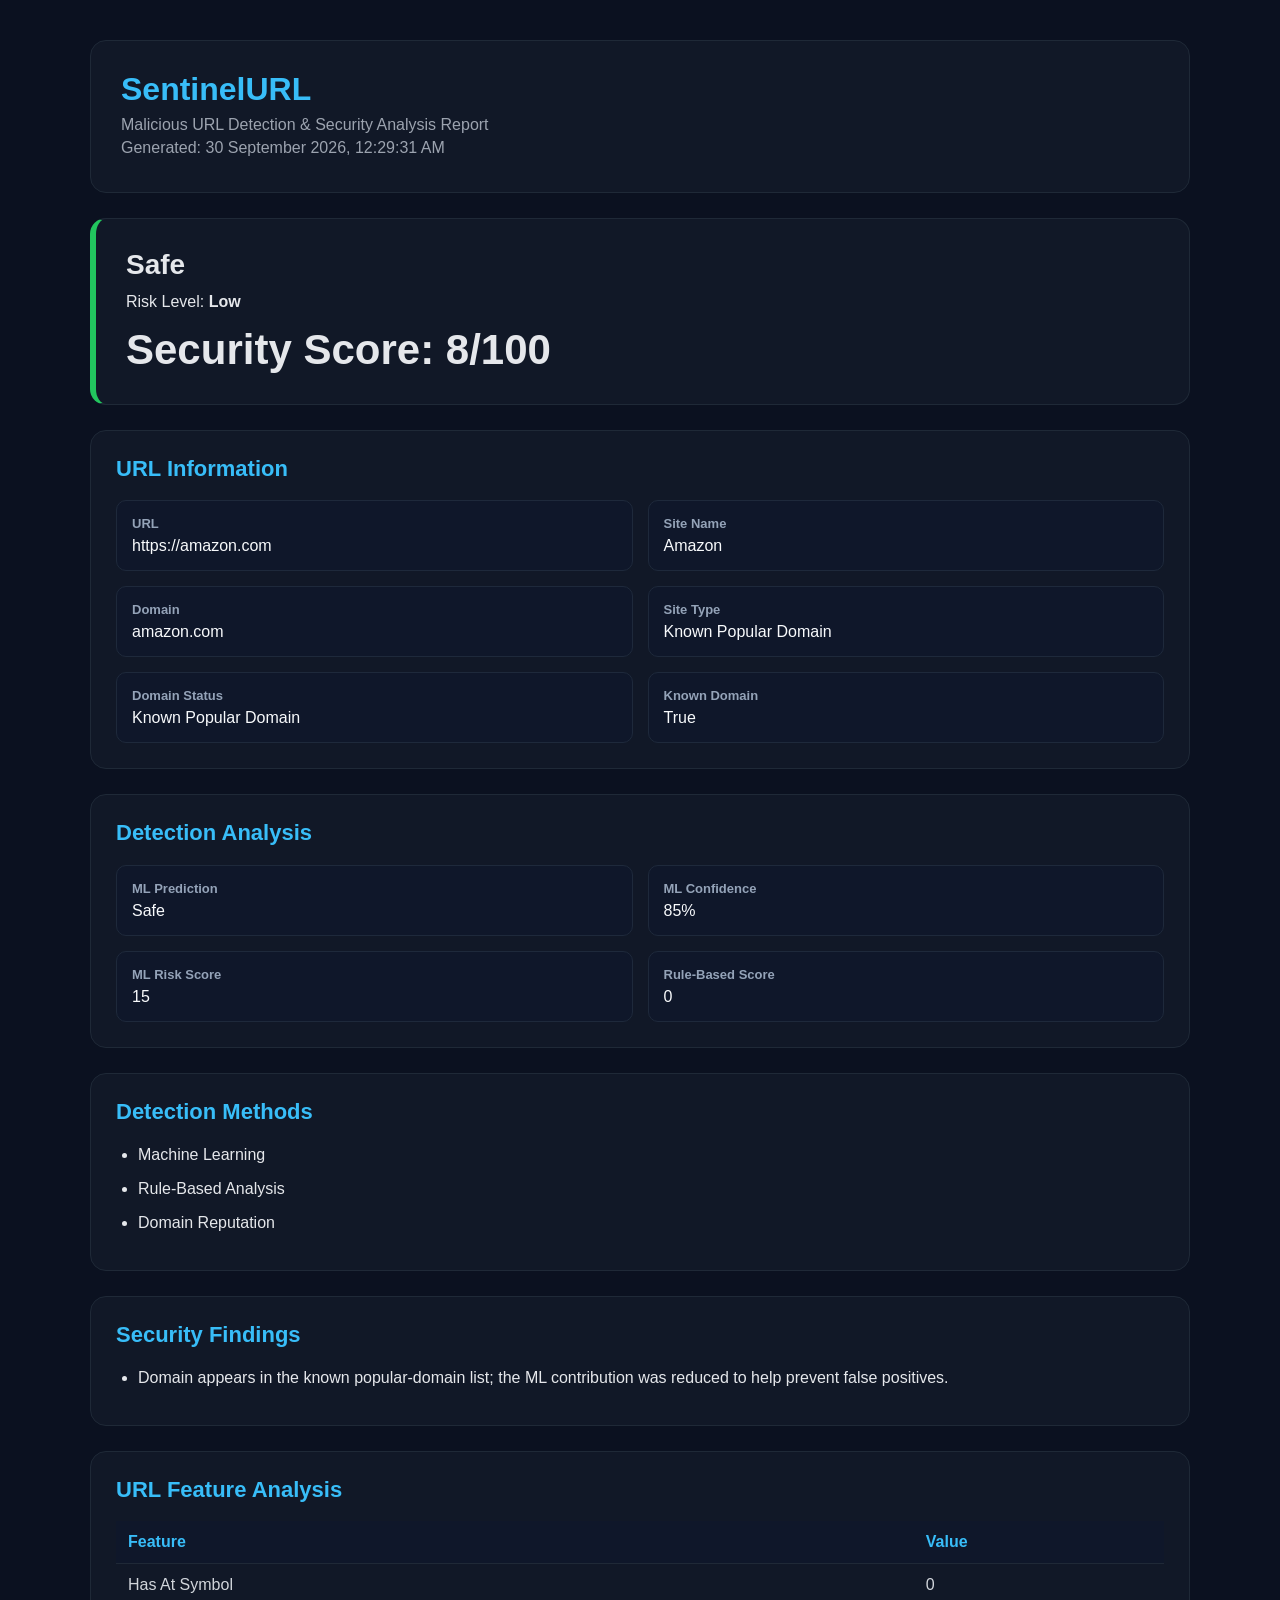
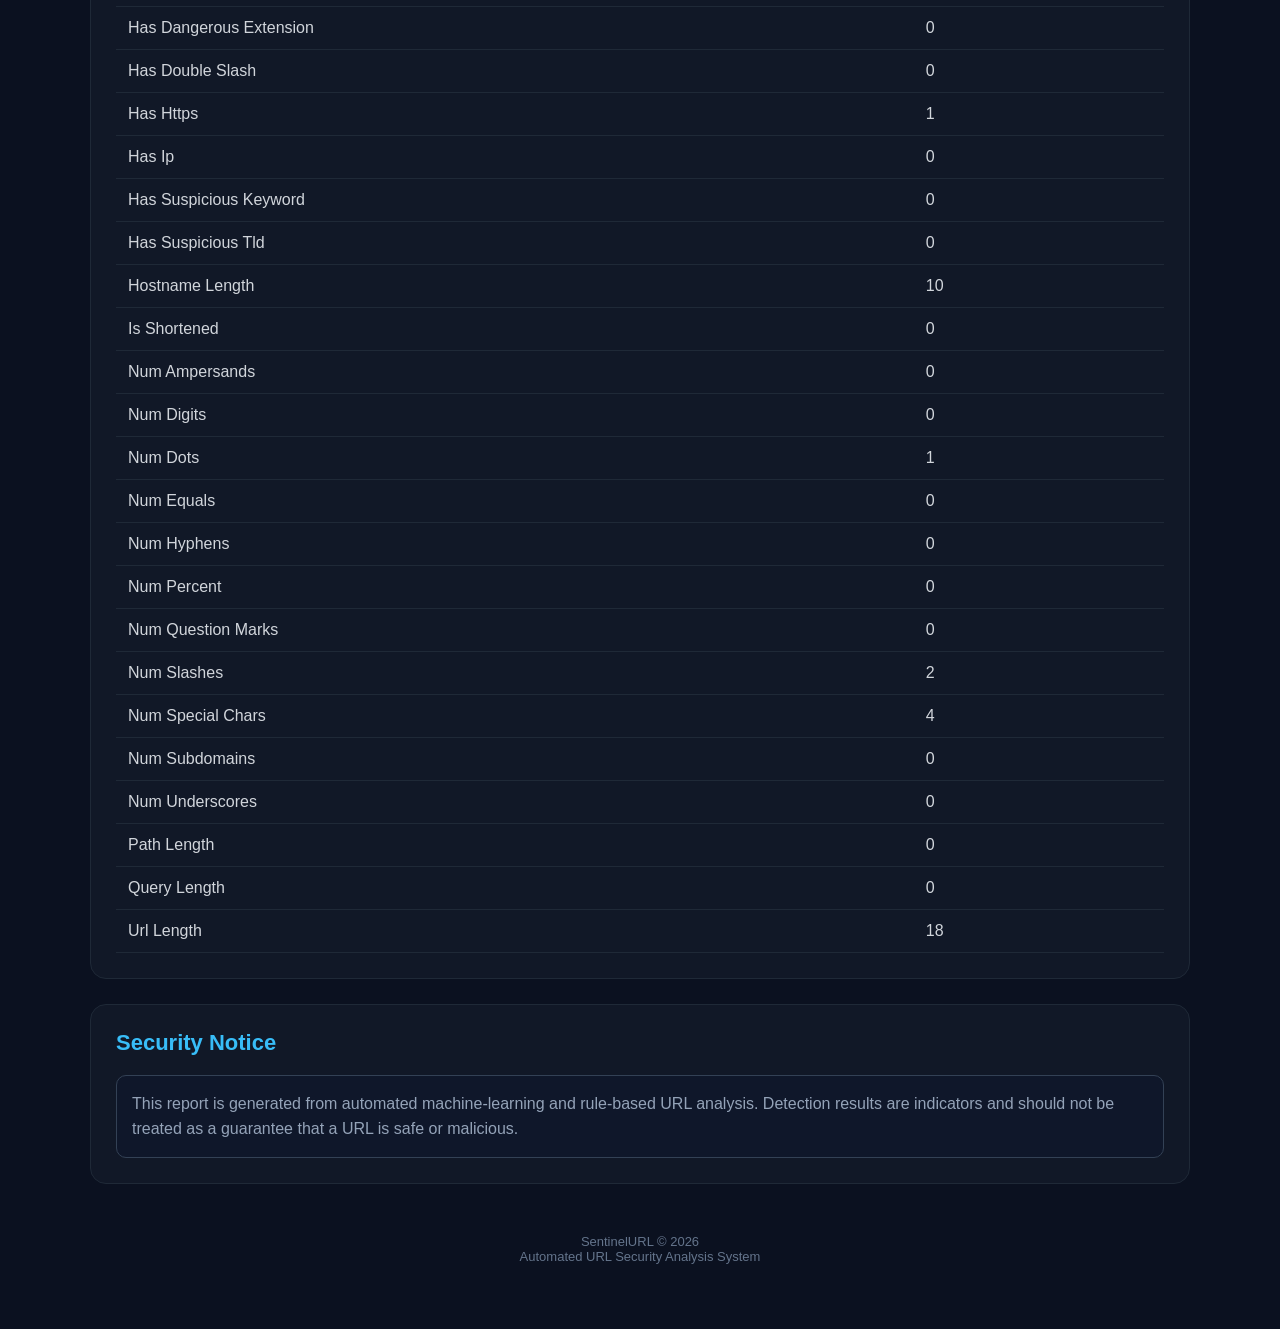
<file: URL_Detect/reports/security_report_20260930_002931.html>
<!DOCTYPE html>
<html lang="en">
<head>
    <meta charset="UTF-8">
    <meta name="viewport"
          content="width=device-width, initial-scale=1.0">

    <title>SentinelURL Security Report</title>

    <style>
        * {
            box-sizing: border-box;
        }

        body {
            margin: 0;
            padding: 0;
            font-family: Arial, Helvetica, sans-serif;
            background: #0b1120;
            color: #e5e7eb;
        }

        .container {
            width: 92%;
            max-width: 1100px;
            margin: 40px auto;
        }

        .header {
            background: #111827;
            border: 1px solid #1f2937;
            border-radius: 16px;
            padding: 30px;
            margin-bottom: 25px;
        }

        .header h1 {
            margin: 0 0 8px;
            font-size: 32px;
            color: #38bdf8;
        }

        .header p {
            margin: 5px 0;
            color: #9ca3af;
        }

        .risk-card {
            border-radius: 16px;
            padding: 30px;
            margin-bottom: 25px;
            border: 1px solid #1f2937;
            background: #111827;
        }

        .risk-card.safe {
            border-left: 6px solid #22c55e;
        }

        .risk-card.suspicious {
            border-left: 6px solid #f59e0b;
        }

        .risk-card.malicious {
            border-left: 6px solid #ef4444;
        }

        .risk-card.unknown {
            border-left: 6px solid #64748b;
        }

        .risk-title {
            font-size: 28px;
            font-weight: bold;
            margin-bottom: 12px;
        }

        .score {
            font-size: 42px;
            font-weight: bold;
            margin-top: 15px;
        }

        .section {
            background: #111827;
            border: 1px solid #1f2937;
            border-radius: 16px;
            padding: 25px;
            margin-bottom: 25px;
        }

        .section h2 {
            margin-top: 0;
            color: #38bdf8;
            font-size: 22px;
        }

        .grid {
            display: grid;
            grid-template-columns: repeat(2, 1fr);
            gap: 15px;
        }

        .item {
            background: #0f172a;
            border: 1px solid #1e293b;
            border-radius: 10px;
            padding: 15px;
        }

        .item strong {
            display: block;
            color: #94a3b8;
            margin-bottom: 6px;
            font-size: 13px;
        }

        .item span {
            color: #f8fafc;
            word-break: break-word;
        }

        ul {
            margin: 0;
            padding-left: 22px;
        }

        li {
            margin-bottom: 10px;
            line-height: 1.5;
        }

        table {
            width: 100%;
            border-collapse: collapse;
        }

        th,
        td {
            padding: 12px;
            text-align: left;
            border-bottom: 1px solid #1f2937;
        }

        th {
            color: #38bdf8;
            background: #0f172a;
        }

        td {
            color: #d1d5db;
        }

        .footer {
            text-align: center;
            color: #64748b;
            padding: 25px;
            font-size: 13px;
        }

        .notice {
            background: #0f172a;
            border: 1px solid #334155;
            border-radius: 10px;
            padding: 15px;
            color: #94a3b8;
            line-height: 1.6;
        }

        @media (max-width: 700px) {
            .grid {
                grid-template-columns: 1fr;
            }

            .container {
                width: 94%;
                margin: 20px auto;
            }

            .header h1 {
                font-size: 25px;
            }

            .score {
                font-size: 34px;
            }

            table {
                font-size: 13px;
            }
        }
    </style>
</head>

<body>

<div class="container">

    <div class="header">
        <h1>SentinelURL</h1>
        <p>Malicious URL Detection & Security Analysis Report</p>
        <p>Generated: 30 September 2026, 12:29:31 AM</p>
    </div>

    <div class="risk-card safe">
        <div class="risk-title">
            Safe
        </div>

        <div>
            Risk Level:
            <strong>Low</strong>
        </div>

        <div class="score">
            Security Score: 8/100
        </div>
    </div>

    <div class="section">
        <h2>URL Information</h2>

        <div class="grid">

            <div class="item">
                <strong>URL</strong>
                <span>https://amazon.com</span>
            </div>

            <div class="item">
                <strong>Site Name</strong>
                <span>Amazon</span>
            </div>

            <div class="item">
                <strong>Domain</strong>
                <span>amazon.com</span>
            </div>

            <div class="item">
                <strong>Site Type</strong>
                <span>Known Popular Domain</span>
            </div>

            <div class="item">
                <strong>Domain Status</strong>
                <span>Known Popular Domain</span>
            </div>

            <div class="item">
                <strong>Known Domain</strong>
                <span>
                    True
                </span>
            </div>

        </div>
    </div>

    <div class="section">
        <h2>Detection Analysis</h2>

        <div class="grid">

            <div class="item">
                <strong>ML Prediction</strong>
                <span>Safe</span>
            </div>

            <div class="item">
                <strong>ML Confidence</strong>
                <span>85%</span>
            </div>

            <div class="item">
                <strong>ML Risk Score</strong>
                <span>15</span>
            </div>

            <div class="item">
                <strong>Rule-Based Score</strong>
                <span>0</span>
            </div>

        </div>
    </div>

    <div class="section">
        <h2>Detection Methods</h2>

        <ul>
            <li>Machine Learning</li><li>Rule-Based Analysis</li><li>Domain Reputation</li>
        </ul>
    </div>

    <div class="section">
        <h2>Security Findings</h2>

        <ul>
            <li>Domain appears in the known popular-domain list; the ML contribution was reduced to help prevent false positives.</li>
        </ul>
    </div>

    <div class="section">
        <h2>URL Feature Analysis</h2>

        <table>
            <thead>
                <tr>
                    <th>Feature</th>
                    <th>Value</th>
                </tr>
            </thead>

            <tbody>
                
            <tr>
                <td>Has At Symbol</td>
                <td>0</td>
            </tr>
            
            <tr>
                <td>Has Dangerous Extension</td>
                <td>0</td>
            </tr>
            
            <tr>
                <td>Has Double Slash</td>
                <td>0</td>
            </tr>
            
            <tr>
                <td>Has Https</td>
                <td>1</td>
            </tr>
            
            <tr>
                <td>Has Ip</td>
                <td>0</td>
            </tr>
            
            <tr>
                <td>Has Suspicious Keyword</td>
                <td>0</td>
            </tr>
            
            <tr>
                <td>Has Suspicious Tld</td>
                <td>0</td>
            </tr>
            
            <tr>
                <td>Hostname Length</td>
                <td>10</td>
            </tr>
            
            <tr>
                <td>Is Shortened</td>
                <td>0</td>
            </tr>
            
            <tr>
                <td>Num Ampersands</td>
                <td>0</td>
            </tr>
            
            <tr>
                <td>Num Digits</td>
                <td>0</td>
            </tr>
            
            <tr>
                <td>Num Dots</td>
                <td>1</td>
            </tr>
            
            <tr>
                <td>Num Equals</td>
                <td>0</td>
            </tr>
            
            <tr>
                <td>Num Hyphens</td>
                <td>0</td>
            </tr>
            
            <tr>
                <td>Num Percent</td>
                <td>0</td>
            </tr>
            
            <tr>
                <td>Num Question Marks</td>
                <td>0</td>
            </tr>
            
            <tr>
                <td>Num Slashes</td>
                <td>2</td>
            </tr>
            
            <tr>
                <td>Num Special Chars</td>
                <td>4</td>
            </tr>
            
            <tr>
                <td>Num Subdomains</td>
                <td>0</td>
            </tr>
            
            <tr>
                <td>Num Underscores</td>
                <td>0</td>
            </tr>
            
            <tr>
                <td>Path Length</td>
                <td>0</td>
            </tr>
            
            <tr>
                <td>Query Length</td>
                <td>0</td>
            </tr>
            
            <tr>
                <td>Url Length</td>
                <td>18</td>
            </tr>
            
            </tbody>
        </table>
    </div>

    <div class="section">
        <h2>Security Notice</h2>

        <div class="notice">
            This report is generated from automated machine-learning
            and rule-based URL analysis. Detection results are
            indicators and should not be treated as a guarantee
            that a URL is safe or malicious.
        </div>
    </div>

    <div class="footer">
        SentinelURL &copy; 2026
        <br>
        Automated URL Security Analysis System
    </div>

</div>

</body>
</html>
</file>
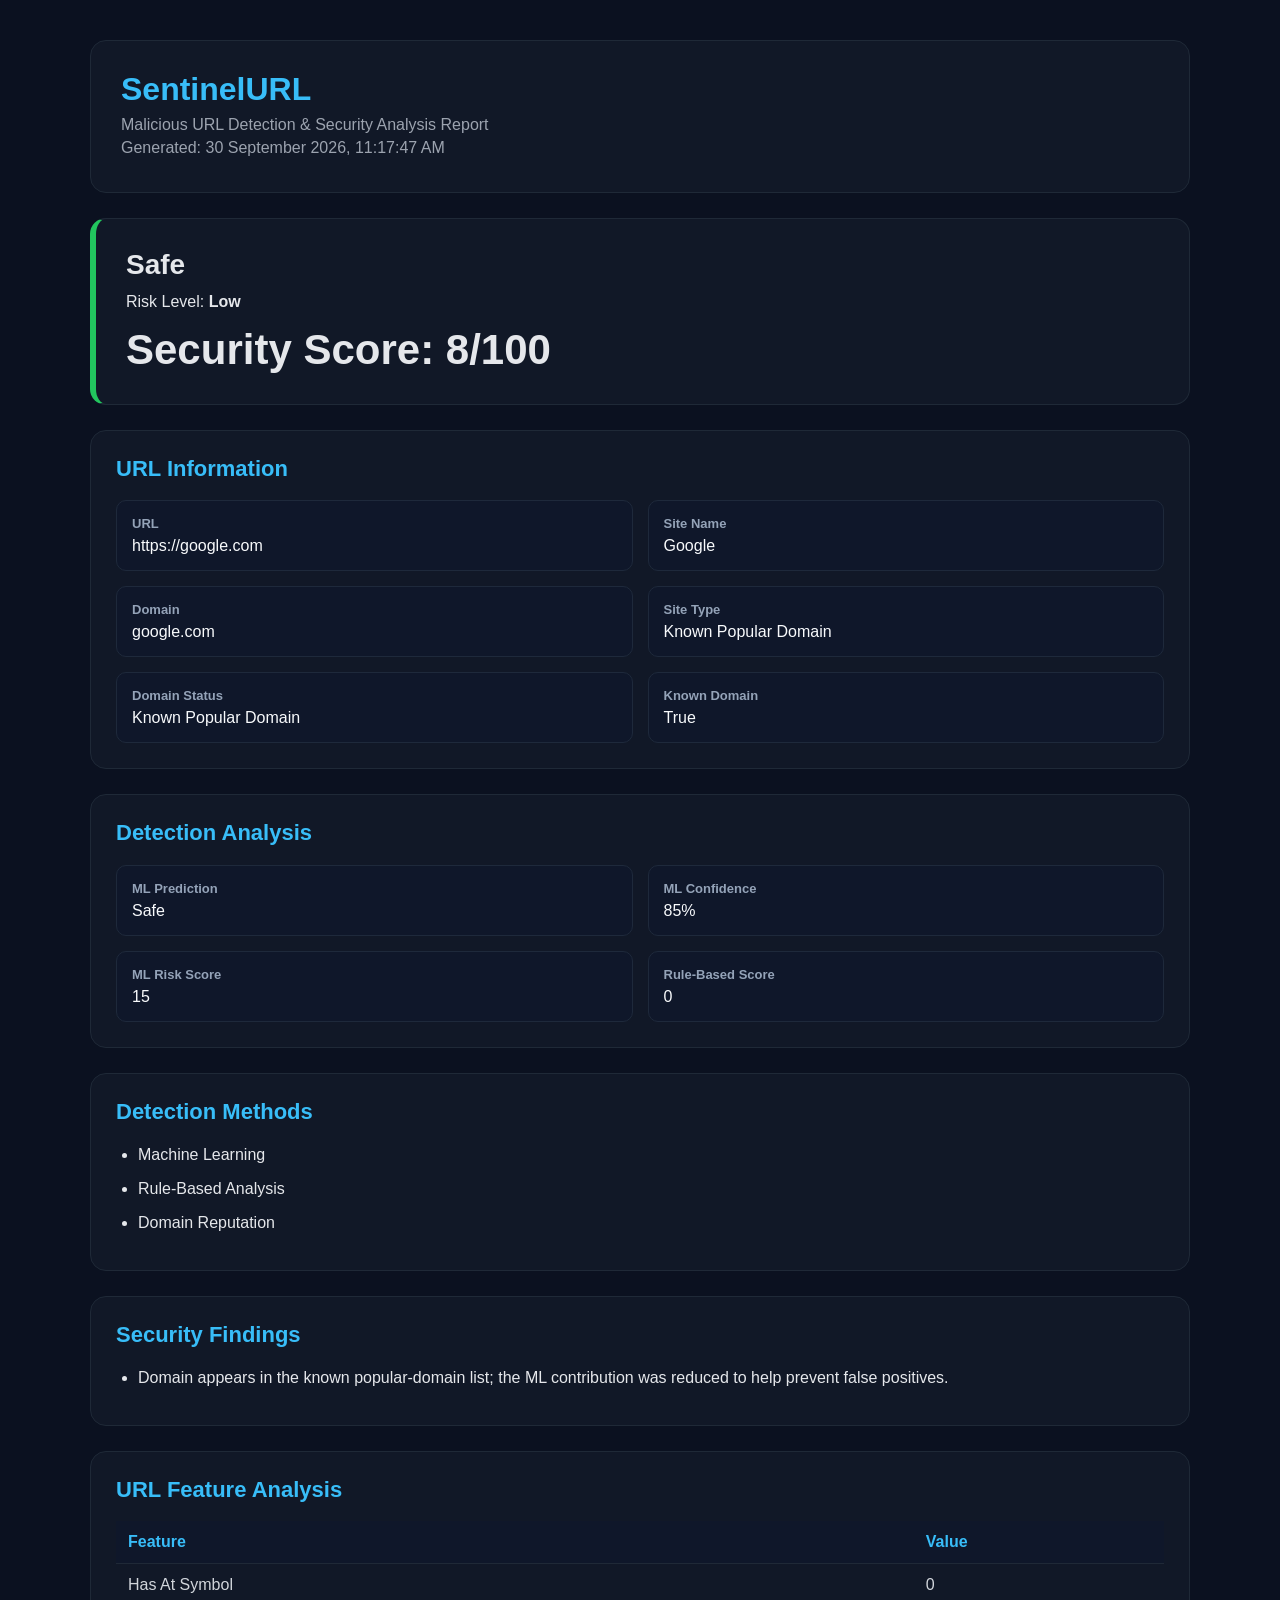
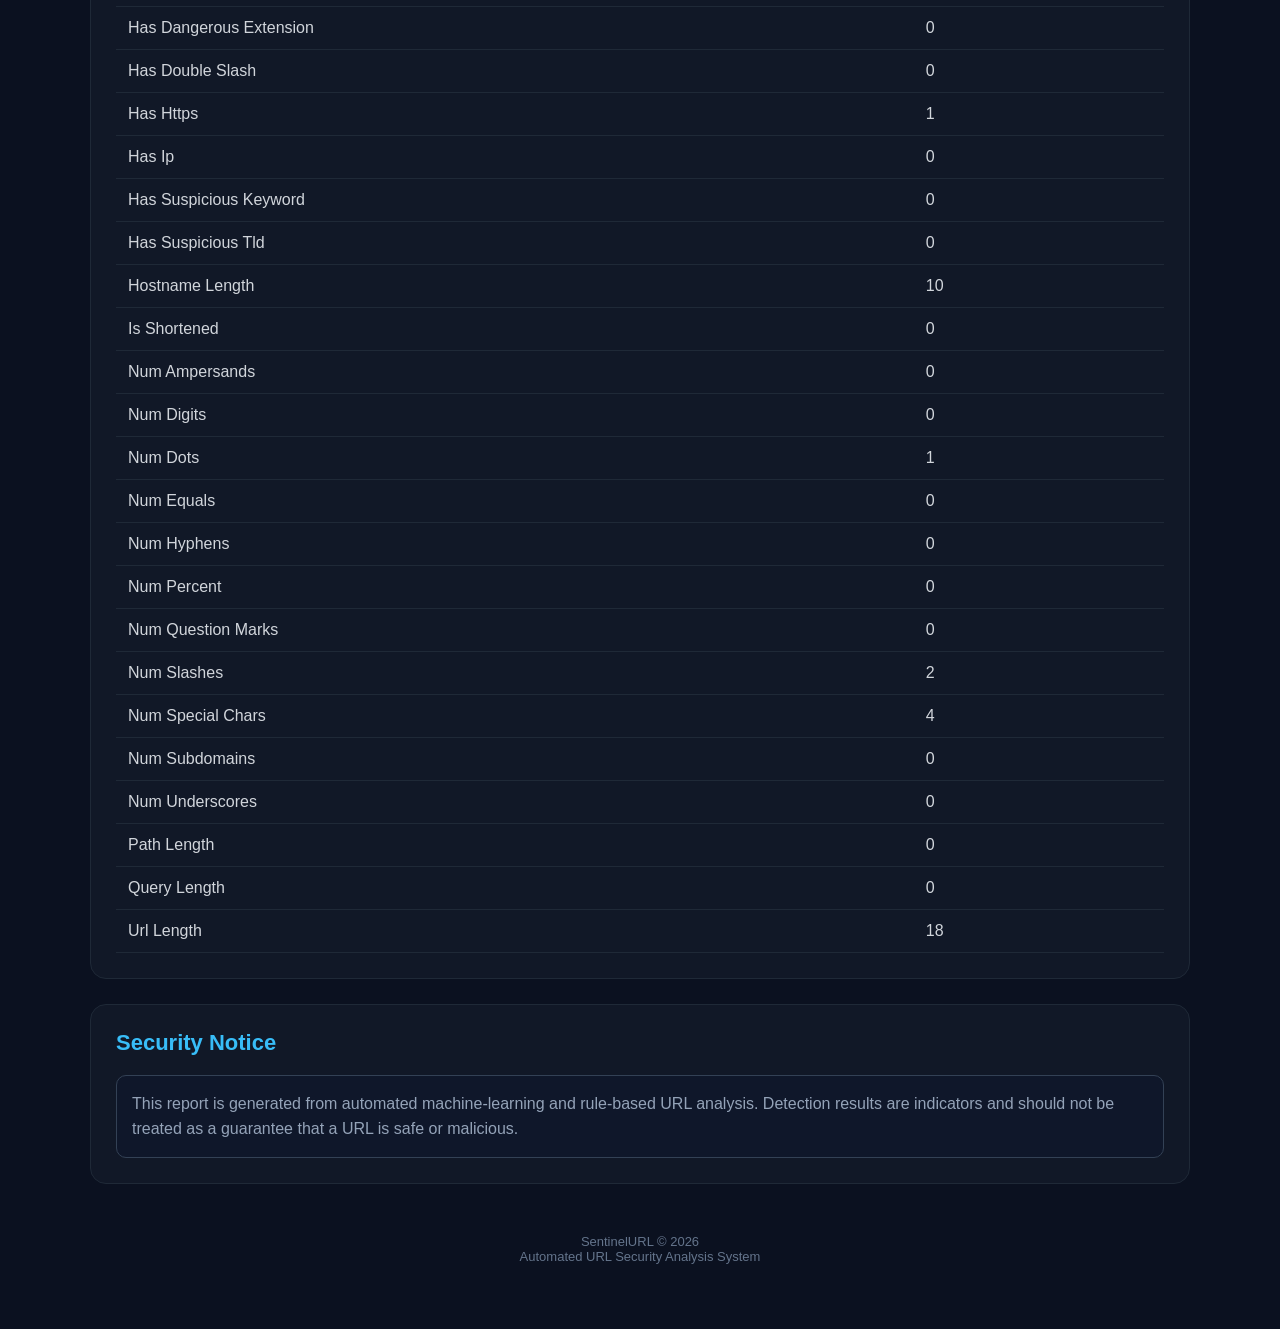
<file: URL_Detect/reports/security_report_20260930_111747.html>
<!DOCTYPE html>
<html lang="en">
<head>
    <meta charset="UTF-8">
    <meta name="viewport"
          content="width=device-width, initial-scale=1.0">

    <title>SentinelURL Security Report</title>

    <style>
        * {
            box-sizing: border-box;
        }

        body {
            margin: 0;
            padding: 0;
            font-family: Arial, Helvetica, sans-serif;
            background: #0b1120;
            color: #e5e7eb;
        }

        .container {
            width: 92%;
            max-width: 1100px;
            margin: 40px auto;
        }

        .header {
            background: #111827;
            border: 1px solid #1f2937;
            border-radius: 16px;
            padding: 30px;
            margin-bottom: 25px;
        }

        .header h1 {
            margin: 0 0 8px;
            font-size: 32px;
            color: #38bdf8;
        }

        .header p {
            margin: 5px 0;
            color: #9ca3af;
        }

        .risk-card {
            border-radius: 16px;
            padding: 30px;
            margin-bottom: 25px;
            border: 1px solid #1f2937;
            background: #111827;
        }

        .risk-card.safe {
            border-left: 6px solid #22c55e;
        }

        .risk-card.suspicious {
            border-left: 6px solid #f59e0b;
        }

        .risk-card.malicious {
            border-left: 6px solid #ef4444;
        }

        .risk-card.unknown {
            border-left: 6px solid #64748b;
        }

        .risk-title {
            font-size: 28px;
            font-weight: bold;
            margin-bottom: 12px;
        }

        .score {
            font-size: 42px;
            font-weight: bold;
            margin-top: 15px;
        }

        .section {
            background: #111827;
            border: 1px solid #1f2937;
            border-radius: 16px;
            padding: 25px;
            margin-bottom: 25px;
        }

        .section h2 {
            margin-top: 0;
            color: #38bdf8;
            font-size: 22px;
        }

        .grid {
            display: grid;
            grid-template-columns: repeat(2, 1fr);
            gap: 15px;
        }

        .item {
            background: #0f172a;
            border: 1px solid #1e293b;
            border-radius: 10px;
            padding: 15px;
        }

        .item strong {
            display: block;
            color: #94a3b8;
            margin-bottom: 6px;
            font-size: 13px;
        }

        .item span {
            color: #f8fafc;
            word-break: break-word;
        }

        ul {
            margin: 0;
            padding-left: 22px;
        }

        li {
            margin-bottom: 10px;
            line-height: 1.5;
        }

        table {
            width: 100%;
            border-collapse: collapse;
        }

        th,
        td {
            padding: 12px;
            text-align: left;
            border-bottom: 1px solid #1f2937;
        }

        th {
            color: #38bdf8;
            background: #0f172a;
        }

        td {
            color: #d1d5db;
        }

        .footer {
            text-align: center;
            color: #64748b;
            padding: 25px;
            font-size: 13px;
        }

        .notice {
            background: #0f172a;
            border: 1px solid #334155;
            border-radius: 10px;
            padding: 15px;
            color: #94a3b8;
            line-height: 1.6;
        }

        @media (max-width: 700px) {
            .grid {
                grid-template-columns: 1fr;
            }

            .container {
                width: 94%;
                margin: 20px auto;
            }

            .header h1 {
                font-size: 25px;
            }

            .score {
                font-size: 34px;
            }

            table {
                font-size: 13px;
            }
        }
    </style>
</head>

<body>

<div class="container">

    <div class="header">
        <h1>SentinelURL</h1>
        <p>Malicious URL Detection & Security Analysis Report</p>
        <p>Generated: 30 September 2026, 11:17:47 AM</p>
    </div>

    <div class="risk-card safe">
        <div class="risk-title">
            Safe
        </div>

        <div>
            Risk Level:
            <strong>Low</strong>
        </div>

        <div class="score">
            Security Score: 8/100
        </div>
    </div>

    <div class="section">
        <h2>URL Information</h2>

        <div class="grid">

            <div class="item">
                <strong>URL</strong>
                <span>https://google.com</span>
            </div>

            <div class="item">
                <strong>Site Name</strong>
                <span>Google</span>
            </div>

            <div class="item">
                <strong>Domain</strong>
                <span>google.com</span>
            </div>

            <div class="item">
                <strong>Site Type</strong>
                <span>Known Popular Domain</span>
            </div>

            <div class="item">
                <strong>Domain Status</strong>
                <span>Known Popular Domain</span>
            </div>

            <div class="item">
                <strong>Known Domain</strong>
                <span>
                    True
                </span>
            </div>

        </div>
    </div>

    <div class="section">
        <h2>Detection Analysis</h2>

        <div class="grid">

            <div class="item">
                <strong>ML Prediction</strong>
                <span>Safe</span>
            </div>

            <div class="item">
                <strong>ML Confidence</strong>
                <span>85%</span>
            </div>

            <div class="item">
                <strong>ML Risk Score</strong>
                <span>15</span>
            </div>

            <div class="item">
                <strong>Rule-Based Score</strong>
                <span>0</span>
            </div>

        </div>
    </div>

    <div class="section">
        <h2>Detection Methods</h2>

        <ul>
            <li>Machine Learning</li><li>Rule-Based Analysis</li><li>Domain Reputation</li>
        </ul>
    </div>

    <div class="section">
        <h2>Security Findings</h2>

        <ul>
            <li>Domain appears in the known popular-domain list; the ML contribution was reduced to help prevent false positives.</li>
        </ul>
    </div>

    <div class="section">
        <h2>URL Feature Analysis</h2>

        <table>
            <thead>
                <tr>
                    <th>Feature</th>
                    <th>Value</th>
                </tr>
            </thead>

            <tbody>
                
            <tr>
                <td>Has At Symbol</td>
                <td>0</td>
            </tr>
            
            <tr>
                <td>Has Dangerous Extension</td>
                <td>0</td>
            </tr>
            
            <tr>
                <td>Has Double Slash</td>
                <td>0</td>
            </tr>
            
            <tr>
                <td>Has Https</td>
                <td>1</td>
            </tr>
            
            <tr>
                <td>Has Ip</td>
                <td>0</td>
            </tr>
            
            <tr>
                <td>Has Suspicious Keyword</td>
                <td>0</td>
            </tr>
            
            <tr>
                <td>Has Suspicious Tld</td>
                <td>0</td>
            </tr>
            
            <tr>
                <td>Hostname Length</td>
                <td>10</td>
            </tr>
            
            <tr>
                <td>Is Shortened</td>
                <td>0</td>
            </tr>
            
            <tr>
                <td>Num Ampersands</td>
                <td>0</td>
            </tr>
            
            <tr>
                <td>Num Digits</td>
                <td>0</td>
            </tr>
            
            <tr>
                <td>Num Dots</td>
                <td>1</td>
            </tr>
            
            <tr>
                <td>Num Equals</td>
                <td>0</td>
            </tr>
            
            <tr>
                <td>Num Hyphens</td>
                <td>0</td>
            </tr>
            
            <tr>
                <td>Num Percent</td>
                <td>0</td>
            </tr>
            
            <tr>
                <td>Num Question Marks</td>
                <td>0</td>
            </tr>
            
            <tr>
                <td>Num Slashes</td>
                <td>2</td>
            </tr>
            
            <tr>
                <td>Num Special Chars</td>
                <td>4</td>
            </tr>
            
            <tr>
                <td>Num Subdomains</td>
                <td>0</td>
            </tr>
            
            <tr>
                <td>Num Underscores</td>
                <td>0</td>
            </tr>
            
            <tr>
                <td>Path Length</td>
                <td>0</td>
            </tr>
            
            <tr>
                <td>Query Length</td>
                <td>0</td>
            </tr>
            
            <tr>
                <td>Url Length</td>
                <td>18</td>
            </tr>
            
            </tbody>
        </table>
    </div>

    <div class="section">
        <h2>Security Notice</h2>

        <div class="notice">
            This report is generated from automated machine-learning
            and rule-based URL analysis. Detection results are
            indicators and should not be treated as a guarantee
            that a URL is safe or malicious.
        </div>
    </div>

    <div class="footer">
        SentinelURL &copy; 2026
        <br>
        Automated URL Security Analysis System
    </div>

</div>

</body>
</html>
</file>
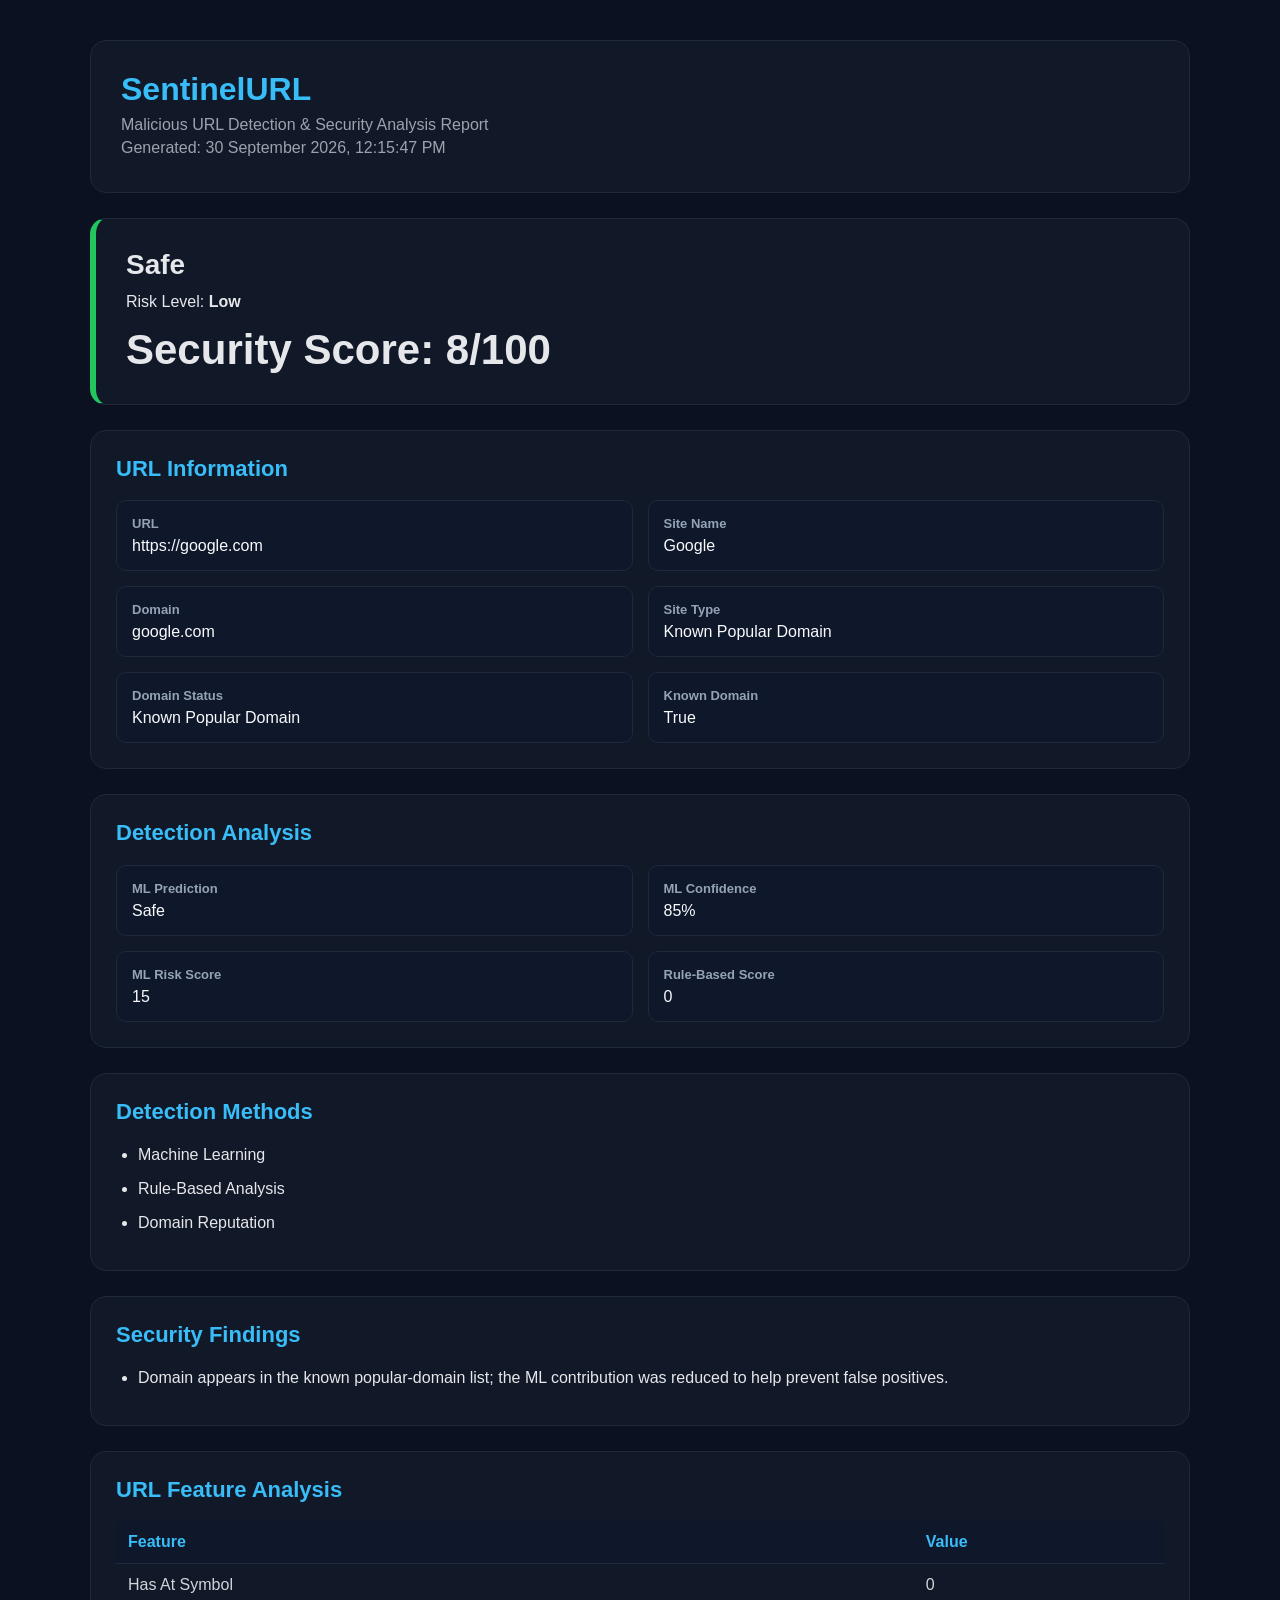
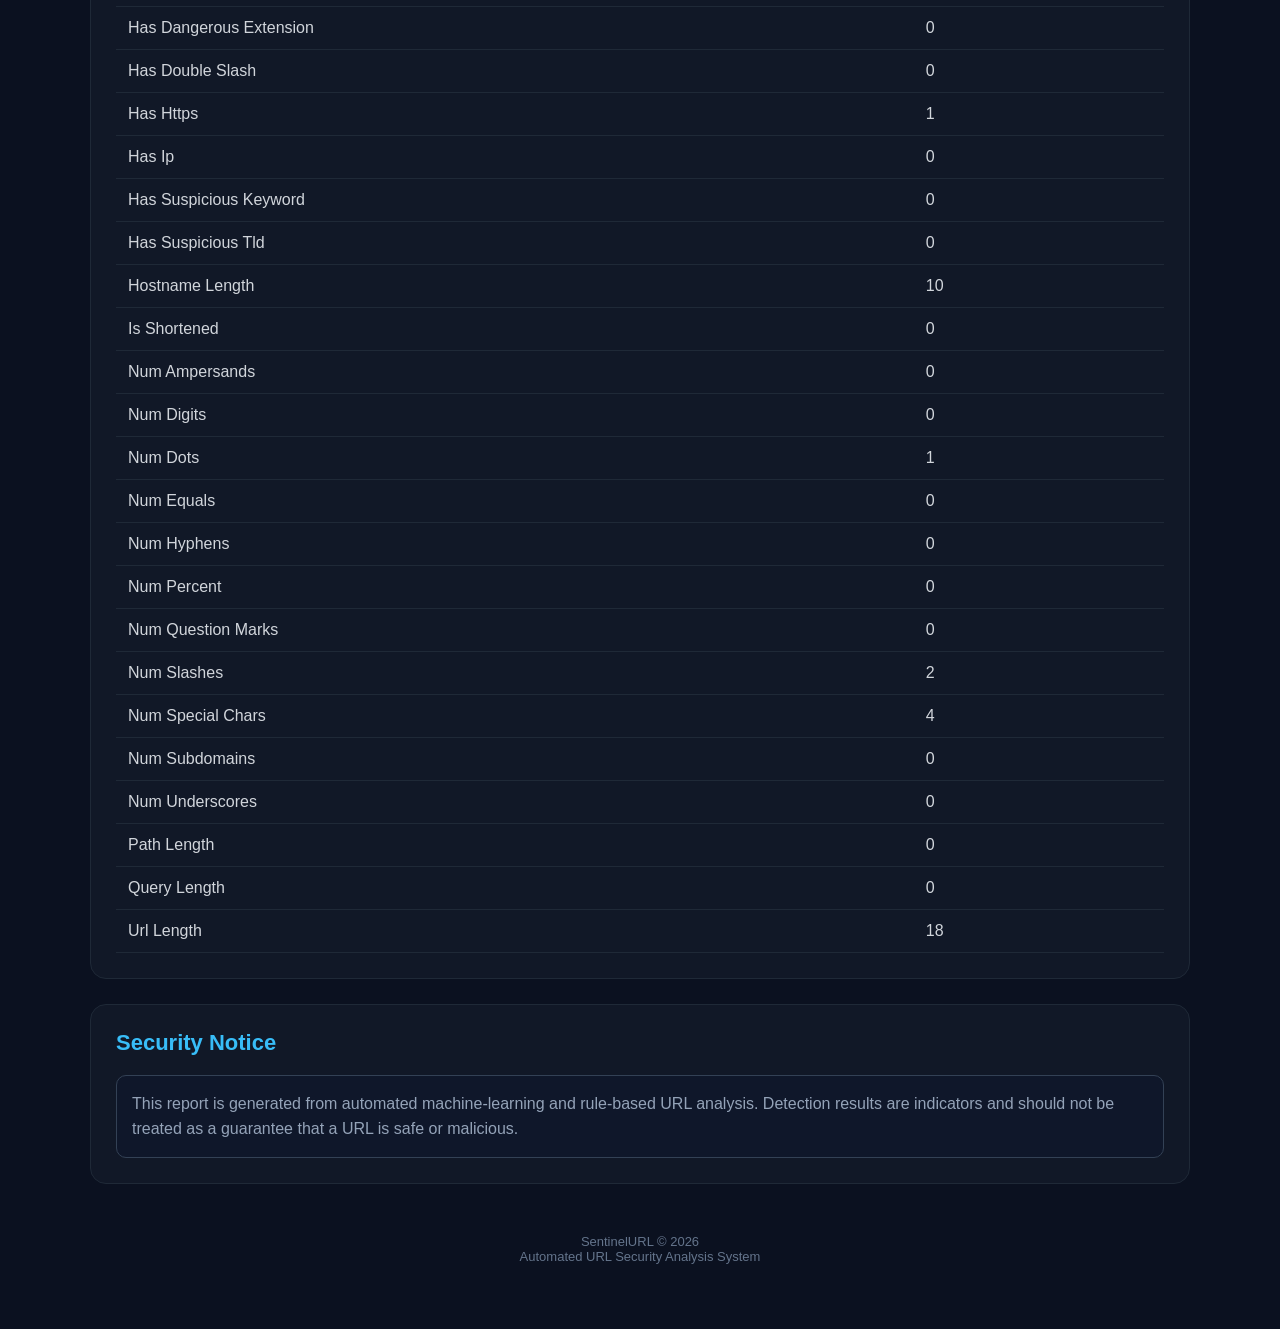
<file: URL_Detect/reports/security_report_20260930_121547.html>
<!DOCTYPE html>
<html lang="en">
<head>
    <meta charset="UTF-8">
    <meta name="viewport"
          content="width=device-width, initial-scale=1.0">

    <title>SentinelURL Security Report</title>

    <style>
        * {
            box-sizing: border-box;
        }

        body {
            margin: 0;
            padding: 0;
            font-family: Arial, Helvetica, sans-serif;
            background: #0b1120;
            color: #e5e7eb;
        }

        .container {
            width: 92%;
            max-width: 1100px;
            margin: 40px auto;
        }

        .header {
            background: #111827;
            border: 1px solid #1f2937;
            border-radius: 16px;
            padding: 30px;
            margin-bottom: 25px;
        }

        .header h1 {
            margin: 0 0 8px;
            font-size: 32px;
            color: #38bdf8;
        }

        .header p {
            margin: 5px 0;
            color: #9ca3af;
        }

        .risk-card {
            border-radius: 16px;
            padding: 30px;
            margin-bottom: 25px;
            border: 1px solid #1f2937;
            background: #111827;
        }

        .risk-card.safe {
            border-left: 6px solid #22c55e;
        }

        .risk-card.suspicious {
            border-left: 6px solid #f59e0b;
        }

        .risk-card.malicious {
            border-left: 6px solid #ef4444;
        }

        .risk-card.unknown {
            border-left: 6px solid #64748b;
        }

        .risk-title {
            font-size: 28px;
            font-weight: bold;
            margin-bottom: 12px;
        }

        .score {
            font-size: 42px;
            font-weight: bold;
            margin-top: 15px;
        }

        .section {
            background: #111827;
            border: 1px solid #1f2937;
            border-radius: 16px;
            padding: 25px;
            margin-bottom: 25px;
        }

        .section h2 {
            margin-top: 0;
            color: #38bdf8;
            font-size: 22px;
        }

        .grid {
            display: grid;
            grid-template-columns: repeat(2, 1fr);
            gap: 15px;
        }

        .item {
            background: #0f172a;
            border: 1px solid #1e293b;
            border-radius: 10px;
            padding: 15px;
        }

        .item strong {
            display: block;
            color: #94a3b8;
            margin-bottom: 6px;
            font-size: 13px;
        }

        .item span {
            color: #f8fafc;
            word-break: break-word;
        }

        ul {
            margin: 0;
            padding-left: 22px;
        }

        li {
            margin-bottom: 10px;
            line-height: 1.5;
        }

        table {
            width: 100%;
            border-collapse: collapse;
        }

        th,
        td {
            padding: 12px;
            text-align: left;
            border-bottom: 1px solid #1f2937;
        }

        th {
            color: #38bdf8;
            background: #0f172a;
        }

        td {
            color: #d1d5db;
        }

        .footer {
            text-align: center;
            color: #64748b;
            padding: 25px;
            font-size: 13px;
        }

        .notice {
            background: #0f172a;
            border: 1px solid #334155;
            border-radius: 10px;
            padding: 15px;
            color: #94a3b8;
            line-height: 1.6;
        }

        @media (max-width: 700px) {
            .grid {
                grid-template-columns: 1fr;
            }

            .container {
                width: 94%;
                margin: 20px auto;
            }

            .header h1 {
                font-size: 25px;
            }

            .score {
                font-size: 34px;
            }

            table {
                font-size: 13px;
            }
        }
    </style>
</head>

<body>

<div class="container">

    <div class="header">
        <h1>SentinelURL</h1>
        <p>Malicious URL Detection & Security Analysis Report</p>
        <p>Generated: 30 September 2026, 12:15:47 PM</p>
    </div>

    <div class="risk-card safe">
        <div class="risk-title">
            Safe
        </div>

        <div>
            Risk Level:
            <strong>Low</strong>
        </div>

        <div class="score">
            Security Score: 8/100
        </div>
    </div>

    <div class="section">
        <h2>URL Information</h2>

        <div class="grid">

            <div class="item">
                <strong>URL</strong>
                <span>https://google.com</span>
            </div>

            <div class="item">
                <strong>Site Name</strong>
                <span>Google</span>
            </div>

            <div class="item">
                <strong>Domain</strong>
                <span>google.com</span>
            </div>

            <div class="item">
                <strong>Site Type</strong>
                <span>Known Popular Domain</span>
            </div>

            <div class="item">
                <strong>Domain Status</strong>
                <span>Known Popular Domain</span>
            </div>

            <div class="item">
                <strong>Known Domain</strong>
                <span>
                    True
                </span>
            </div>

        </div>
    </div>

    <div class="section">
        <h2>Detection Analysis</h2>

        <div class="grid">

            <div class="item">
                <strong>ML Prediction</strong>
                <span>Safe</span>
            </div>

            <div class="item">
                <strong>ML Confidence</strong>
                <span>85%</span>
            </div>

            <div class="item">
                <strong>ML Risk Score</strong>
                <span>15</span>
            </div>

            <div class="item">
                <strong>Rule-Based Score</strong>
                <span>0</span>
            </div>

        </div>
    </div>

    <div class="section">
        <h2>Detection Methods</h2>

        <ul>
            <li>Machine Learning</li><li>Rule-Based Analysis</li><li>Domain Reputation</li>
        </ul>
    </div>

    <div class="section">
        <h2>Security Findings</h2>

        <ul>
            <li>Domain appears in the known popular-domain list; the ML contribution was reduced to help prevent false positives.</li>
        </ul>
    </div>

    <div class="section">
        <h2>URL Feature Analysis</h2>

        <table>
            <thead>
                <tr>
                    <th>Feature</th>
                    <th>Value</th>
                </tr>
            </thead>

            <tbody>
                
            <tr>
                <td>Has At Symbol</td>
                <td>0</td>
            </tr>
            
            <tr>
                <td>Has Dangerous Extension</td>
                <td>0</td>
            </tr>
            
            <tr>
                <td>Has Double Slash</td>
                <td>0</td>
            </tr>
            
            <tr>
                <td>Has Https</td>
                <td>1</td>
            </tr>
            
            <tr>
                <td>Has Ip</td>
                <td>0</td>
            </tr>
            
            <tr>
                <td>Has Suspicious Keyword</td>
                <td>0</td>
            </tr>
            
            <tr>
                <td>Has Suspicious Tld</td>
                <td>0</td>
            </tr>
            
            <tr>
                <td>Hostname Length</td>
                <td>10</td>
            </tr>
            
            <tr>
                <td>Is Shortened</td>
                <td>0</td>
            </tr>
            
            <tr>
                <td>Num Ampersands</td>
                <td>0</td>
            </tr>
            
            <tr>
                <td>Num Digits</td>
                <td>0</td>
            </tr>
            
            <tr>
                <td>Num Dots</td>
                <td>1</td>
            </tr>
            
            <tr>
                <td>Num Equals</td>
                <td>0</td>
            </tr>
            
            <tr>
                <td>Num Hyphens</td>
                <td>0</td>
            </tr>
            
            <tr>
                <td>Num Percent</td>
                <td>0</td>
            </tr>
            
            <tr>
                <td>Num Question Marks</td>
                <td>0</td>
            </tr>
            
            <tr>
                <td>Num Slashes</td>
                <td>2</td>
            </tr>
            
            <tr>
                <td>Num Special Chars</td>
                <td>4</td>
            </tr>
            
            <tr>
                <td>Num Subdomains</td>
                <td>0</td>
            </tr>
            
            <tr>
                <td>Num Underscores</td>
                <td>0</td>
            </tr>
            
            <tr>
                <td>Path Length</td>
                <td>0</td>
            </tr>
            
            <tr>
                <td>Query Length</td>
                <td>0</td>
            </tr>
            
            <tr>
                <td>Url Length</td>
                <td>18</td>
            </tr>
            
            </tbody>
        </table>
    </div>

    <div class="section">
        <h2>Security Notice</h2>

        <div class="notice">
            This report is generated from automated machine-learning
            and rule-based URL analysis. Detection results are
            indicators and should not be treated as a guarantee
            that a URL is safe or malicious.
        </div>
    </div>

    <div class="footer">
        SentinelURL &copy; 2026
        <br>
        Automated URL Security Analysis System
    </div>

</div>

</body>
</html>
</file>
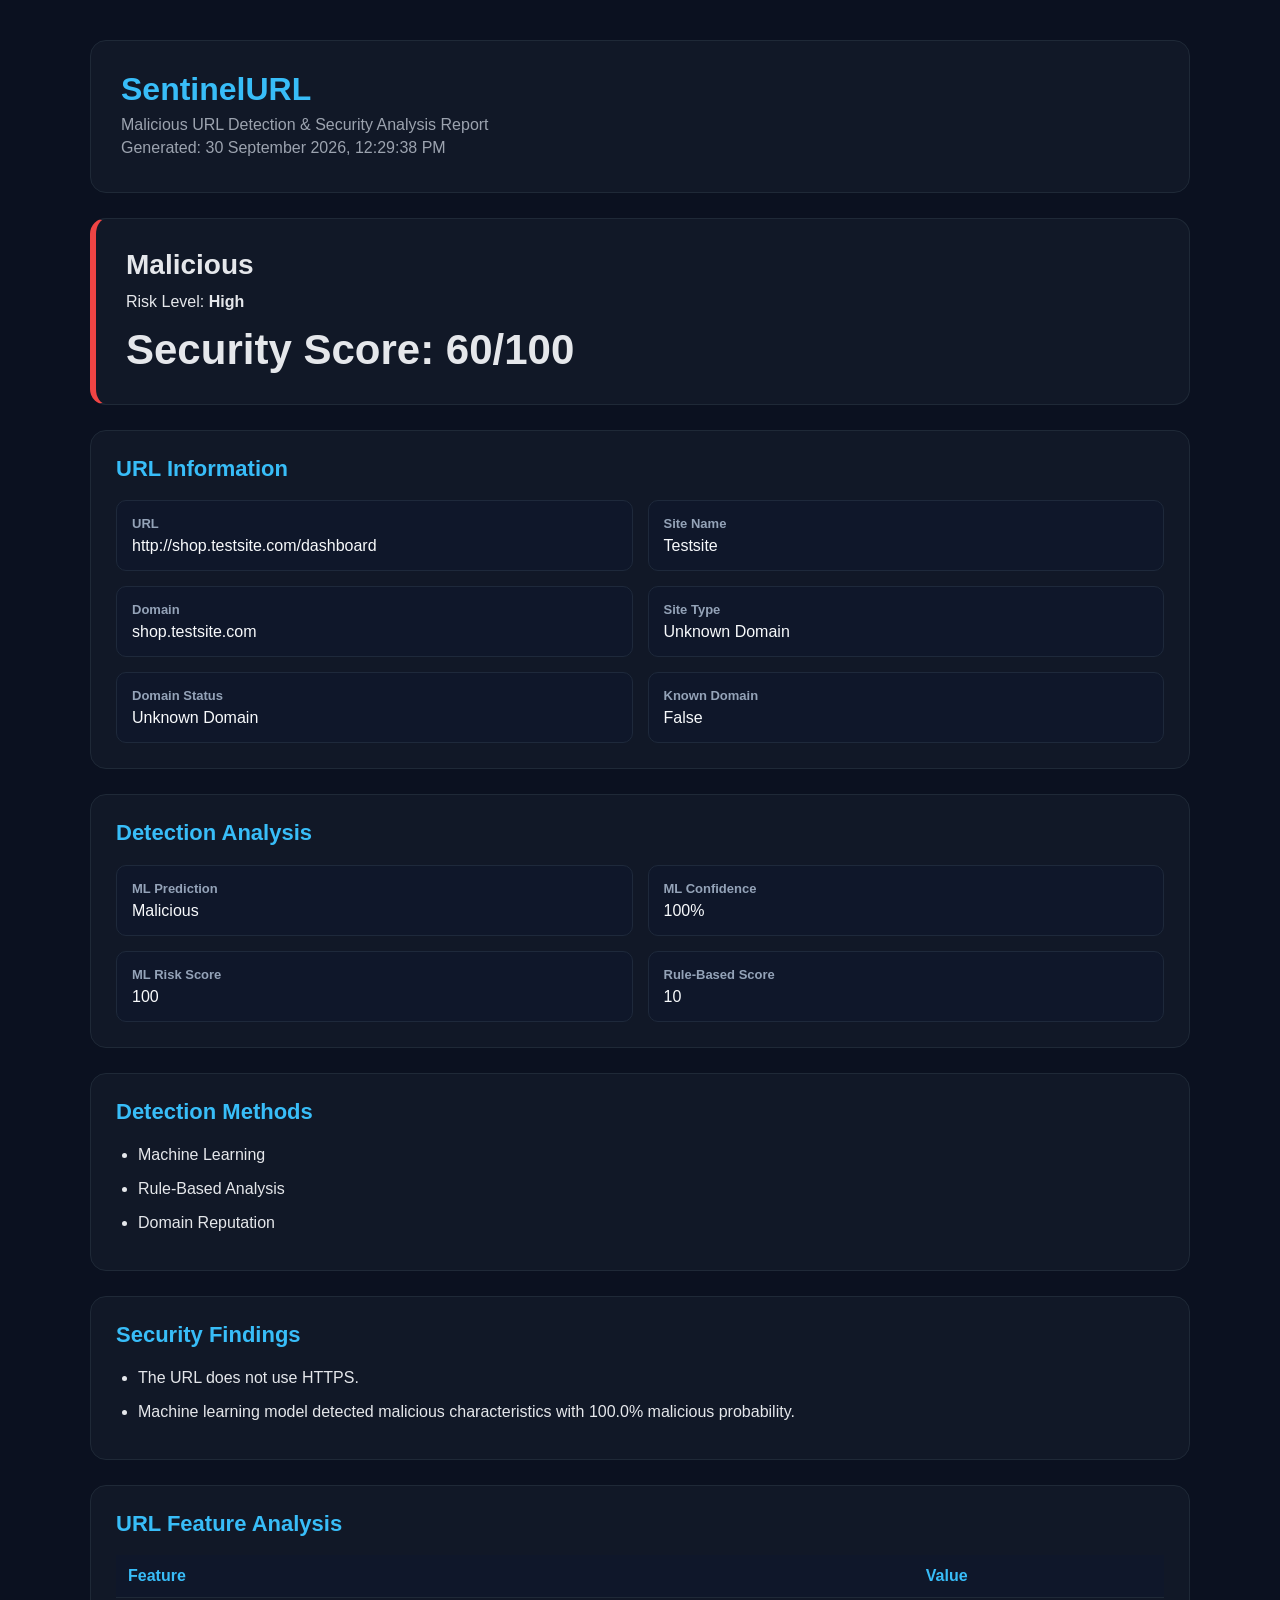
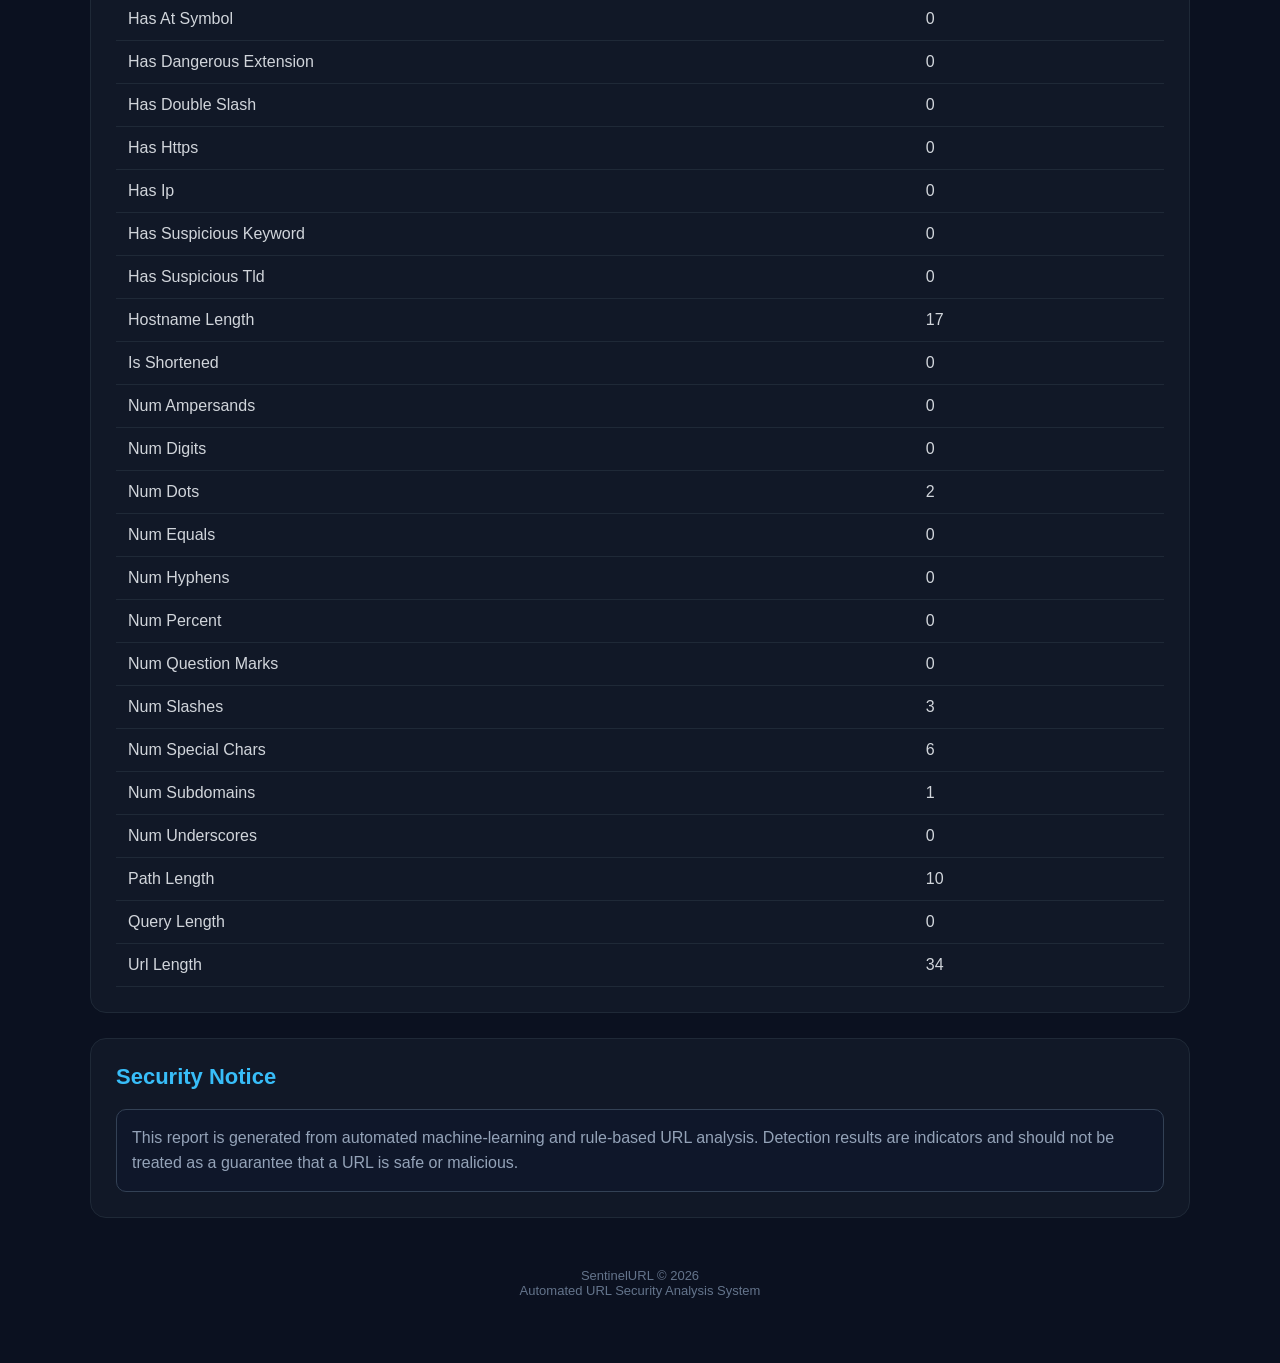
<file: URL_Detect/reports/security_report_20260930_122938.html>
<!DOCTYPE html>
<html lang="en">
<head>
    <meta charset="UTF-8">
    <meta name="viewport"
          content="width=device-width, initial-scale=1.0">

    <title>SentinelURL Security Report</title>

    <style>
        * {
            box-sizing: border-box;
        }

        body {
            margin: 0;
            padding: 0;
            font-family: Arial, Helvetica, sans-serif;
            background: #0b1120;
            color: #e5e7eb;
        }

        .container {
            width: 92%;
            max-width: 1100px;
            margin: 40px auto;
        }

        .header {
            background: #111827;
            border: 1px solid #1f2937;
            border-radius: 16px;
            padding: 30px;
            margin-bottom: 25px;
        }

        .header h1 {
            margin: 0 0 8px;
            font-size: 32px;
            color: #38bdf8;
        }

        .header p {
            margin: 5px 0;
            color: #9ca3af;
        }

        .risk-card {
            border-radius: 16px;
            padding: 30px;
            margin-bottom: 25px;
            border: 1px solid #1f2937;
            background: #111827;
        }

        .risk-card.safe {
            border-left: 6px solid #22c55e;
        }

        .risk-card.suspicious {
            border-left: 6px solid #f59e0b;
        }

        .risk-card.malicious {
            border-left: 6px solid #ef4444;
        }

        .risk-card.unknown {
            border-left: 6px solid #64748b;
        }

        .risk-title {
            font-size: 28px;
            font-weight: bold;
            margin-bottom: 12px;
        }

        .score {
            font-size: 42px;
            font-weight: bold;
            margin-top: 15px;
        }

        .section {
            background: #111827;
            border: 1px solid #1f2937;
            border-radius: 16px;
            padding: 25px;
            margin-bottom: 25px;
        }

        .section h2 {
            margin-top: 0;
            color: #38bdf8;
            font-size: 22px;
        }

        .grid {
            display: grid;
            grid-template-columns: repeat(2, 1fr);
            gap: 15px;
        }

        .item {
            background: #0f172a;
            border: 1px solid #1e293b;
            border-radius: 10px;
            padding: 15px;
        }

        .item strong {
            display: block;
            color: #94a3b8;
            margin-bottom: 6px;
            font-size: 13px;
        }

        .item span {
            color: #f8fafc;
            word-break: break-word;
        }

        ul {
            margin: 0;
            padding-left: 22px;
        }

        li {
            margin-bottom: 10px;
            line-height: 1.5;
        }

        table {
            width: 100%;
            border-collapse: collapse;
        }

        th,
        td {
            padding: 12px;
            text-align: left;
            border-bottom: 1px solid #1f2937;
        }

        th {
            color: #38bdf8;
            background: #0f172a;
        }

        td {
            color: #d1d5db;
        }

        .footer {
            text-align: center;
            color: #64748b;
            padding: 25px;
            font-size: 13px;
        }

        .notice {
            background: #0f172a;
            border: 1px solid #334155;
            border-radius: 10px;
            padding: 15px;
            color: #94a3b8;
            line-height: 1.6;
        }

        @media (max-width: 700px) {
            .grid {
                grid-template-columns: 1fr;
            }

            .container {
                width: 94%;
                margin: 20px auto;
            }

            .header h1 {
                font-size: 25px;
            }

            .score {
                font-size: 34px;
            }

            table {
                font-size: 13px;
            }
        }
    </style>
</head>

<body>

<div class="container">

    <div class="header">
        <h1>SentinelURL</h1>
        <p>Malicious URL Detection & Security Analysis Report</p>
        <p>Generated: 30 September 2026, 12:29:38 PM</p>
    </div>

    <div class="risk-card malicious">
        <div class="risk-title">
            Malicious
        </div>

        <div>
            Risk Level:
            <strong>High</strong>
        </div>

        <div class="score">
            Security Score: 60/100
        </div>
    </div>

    <div class="section">
        <h2>URL Information</h2>

        <div class="grid">

            <div class="item">
                <strong>URL</strong>
                <span>http://shop.testsite.com/dashboard</span>
            </div>

            <div class="item">
                <strong>Site Name</strong>
                <span>Testsite</span>
            </div>

            <div class="item">
                <strong>Domain</strong>
                <span>shop.testsite.com</span>
            </div>

            <div class="item">
                <strong>Site Type</strong>
                <span>Unknown Domain</span>
            </div>

            <div class="item">
                <strong>Domain Status</strong>
                <span>Unknown Domain</span>
            </div>

            <div class="item">
                <strong>Known Domain</strong>
                <span>
                    False
                </span>
            </div>

        </div>
    </div>

    <div class="section">
        <h2>Detection Analysis</h2>

        <div class="grid">

            <div class="item">
                <strong>ML Prediction</strong>
                <span>Malicious</span>
            </div>

            <div class="item">
                <strong>ML Confidence</strong>
                <span>100%</span>
            </div>

            <div class="item">
                <strong>ML Risk Score</strong>
                <span>100</span>
            </div>

            <div class="item">
                <strong>Rule-Based Score</strong>
                <span>10</span>
            </div>

        </div>
    </div>

    <div class="section">
        <h2>Detection Methods</h2>

        <ul>
            <li>Machine Learning</li><li>Rule-Based Analysis</li><li>Domain Reputation</li>
        </ul>
    </div>

    <div class="section">
        <h2>Security Findings</h2>

        <ul>
            <li>The URL does not use HTTPS.</li><li>Machine learning model detected malicious characteristics with 100.0% malicious probability.</li>
        </ul>
    </div>

    <div class="section">
        <h2>URL Feature Analysis</h2>

        <table>
            <thead>
                <tr>
                    <th>Feature</th>
                    <th>Value</th>
                </tr>
            </thead>

            <tbody>
                
            <tr>
                <td>Has At Symbol</td>
                <td>0</td>
            </tr>
            
            <tr>
                <td>Has Dangerous Extension</td>
                <td>0</td>
            </tr>
            
            <tr>
                <td>Has Double Slash</td>
                <td>0</td>
            </tr>
            
            <tr>
                <td>Has Https</td>
                <td>0</td>
            </tr>
            
            <tr>
                <td>Has Ip</td>
                <td>0</td>
            </tr>
            
            <tr>
                <td>Has Suspicious Keyword</td>
                <td>0</td>
            </tr>
            
            <tr>
                <td>Has Suspicious Tld</td>
                <td>0</td>
            </tr>
            
            <tr>
                <td>Hostname Length</td>
                <td>17</td>
            </tr>
            
            <tr>
                <td>Is Shortened</td>
                <td>0</td>
            </tr>
            
            <tr>
                <td>Num Ampersands</td>
                <td>0</td>
            </tr>
            
            <tr>
                <td>Num Digits</td>
                <td>0</td>
            </tr>
            
            <tr>
                <td>Num Dots</td>
                <td>2</td>
            </tr>
            
            <tr>
                <td>Num Equals</td>
                <td>0</td>
            </tr>
            
            <tr>
                <td>Num Hyphens</td>
                <td>0</td>
            </tr>
            
            <tr>
                <td>Num Percent</td>
                <td>0</td>
            </tr>
            
            <tr>
                <td>Num Question Marks</td>
                <td>0</td>
            </tr>
            
            <tr>
                <td>Num Slashes</td>
                <td>3</td>
            </tr>
            
            <tr>
                <td>Num Special Chars</td>
                <td>6</td>
            </tr>
            
            <tr>
                <td>Num Subdomains</td>
                <td>1</td>
            </tr>
            
            <tr>
                <td>Num Underscores</td>
                <td>0</td>
            </tr>
            
            <tr>
                <td>Path Length</td>
                <td>10</td>
            </tr>
            
            <tr>
                <td>Query Length</td>
                <td>0</td>
            </tr>
            
            <tr>
                <td>Url Length</td>
                <td>34</td>
            </tr>
            
            </tbody>
        </table>
    </div>

    <div class="section">
        <h2>Security Notice</h2>

        <div class="notice">
            This report is generated from automated machine-learning
            and rule-based URL analysis. Detection results are
            indicators and should not be treated as a guarantee
            that a URL is safe or malicious.
        </div>
    </div>

    <div class="footer">
        SentinelURL &copy; 2026
        <br>
        Automated URL Security Analysis System
    </div>

</div>

</body>
</html>
</file>
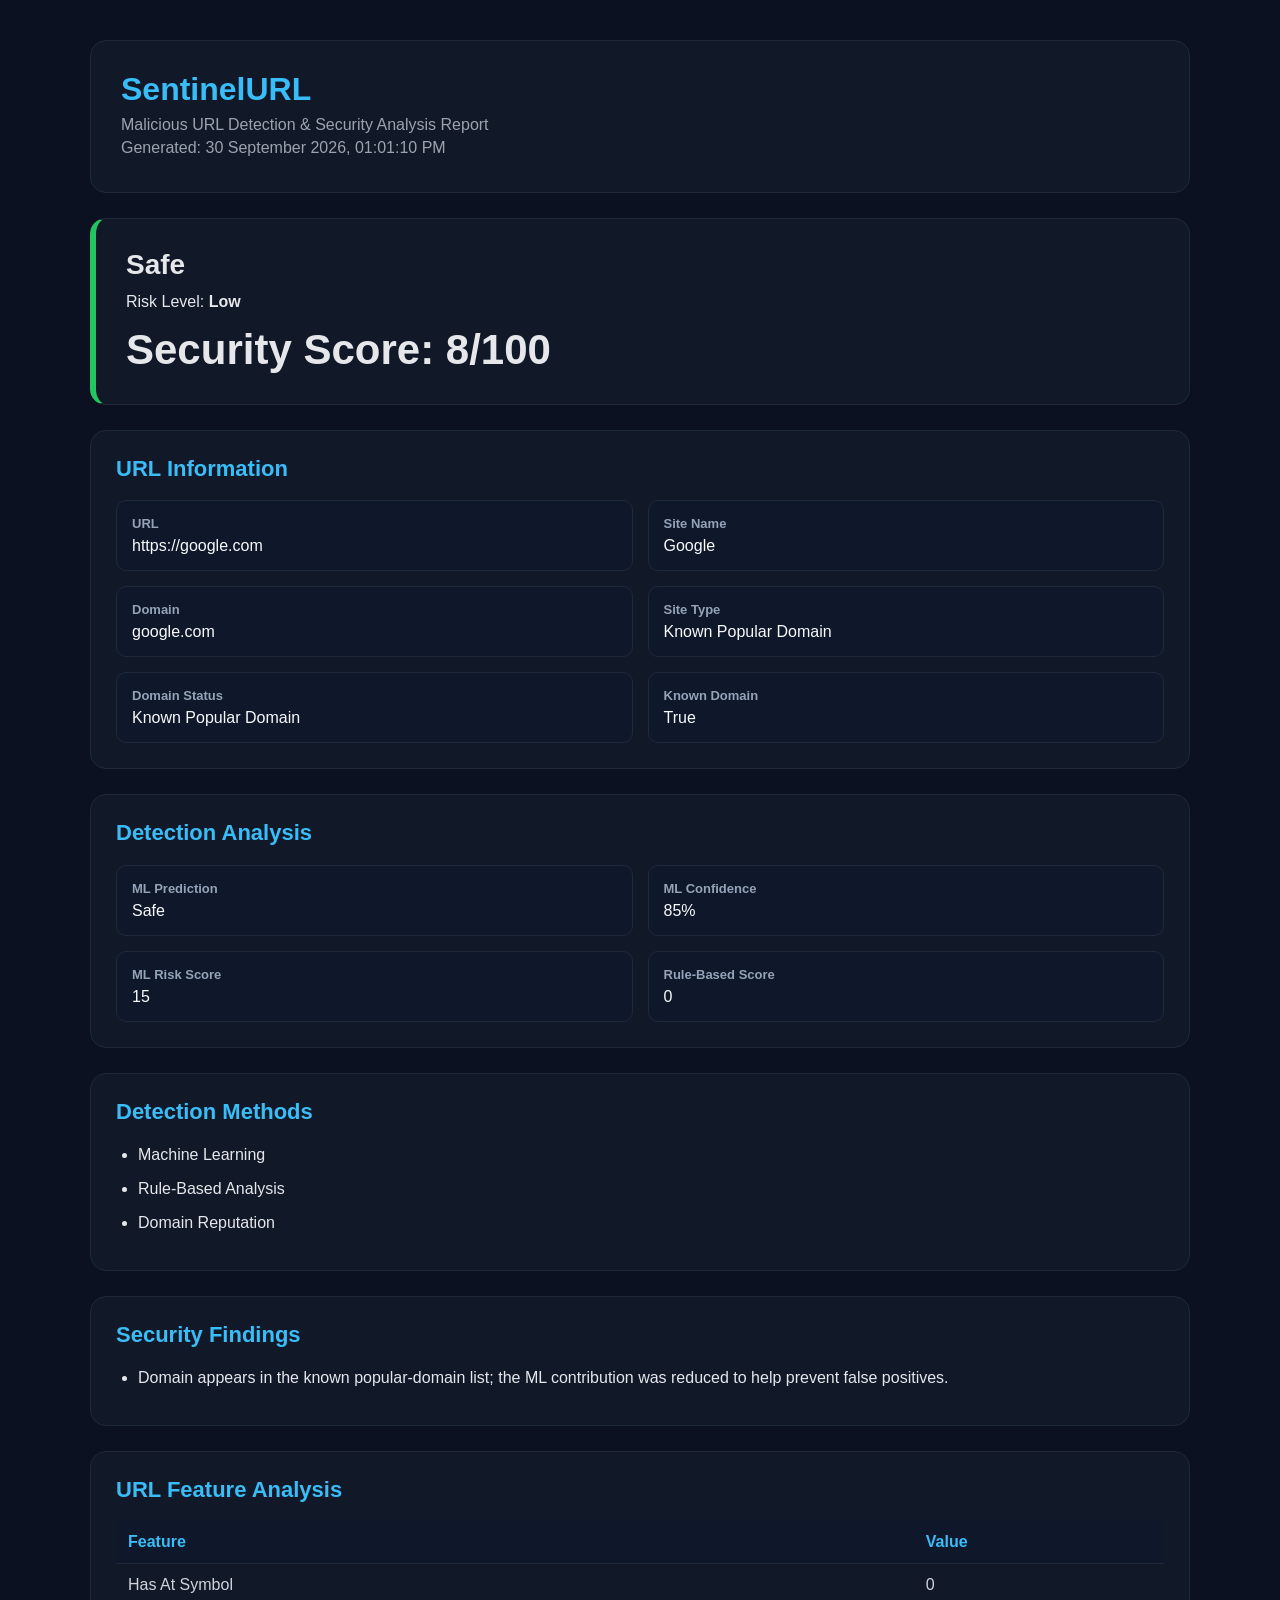
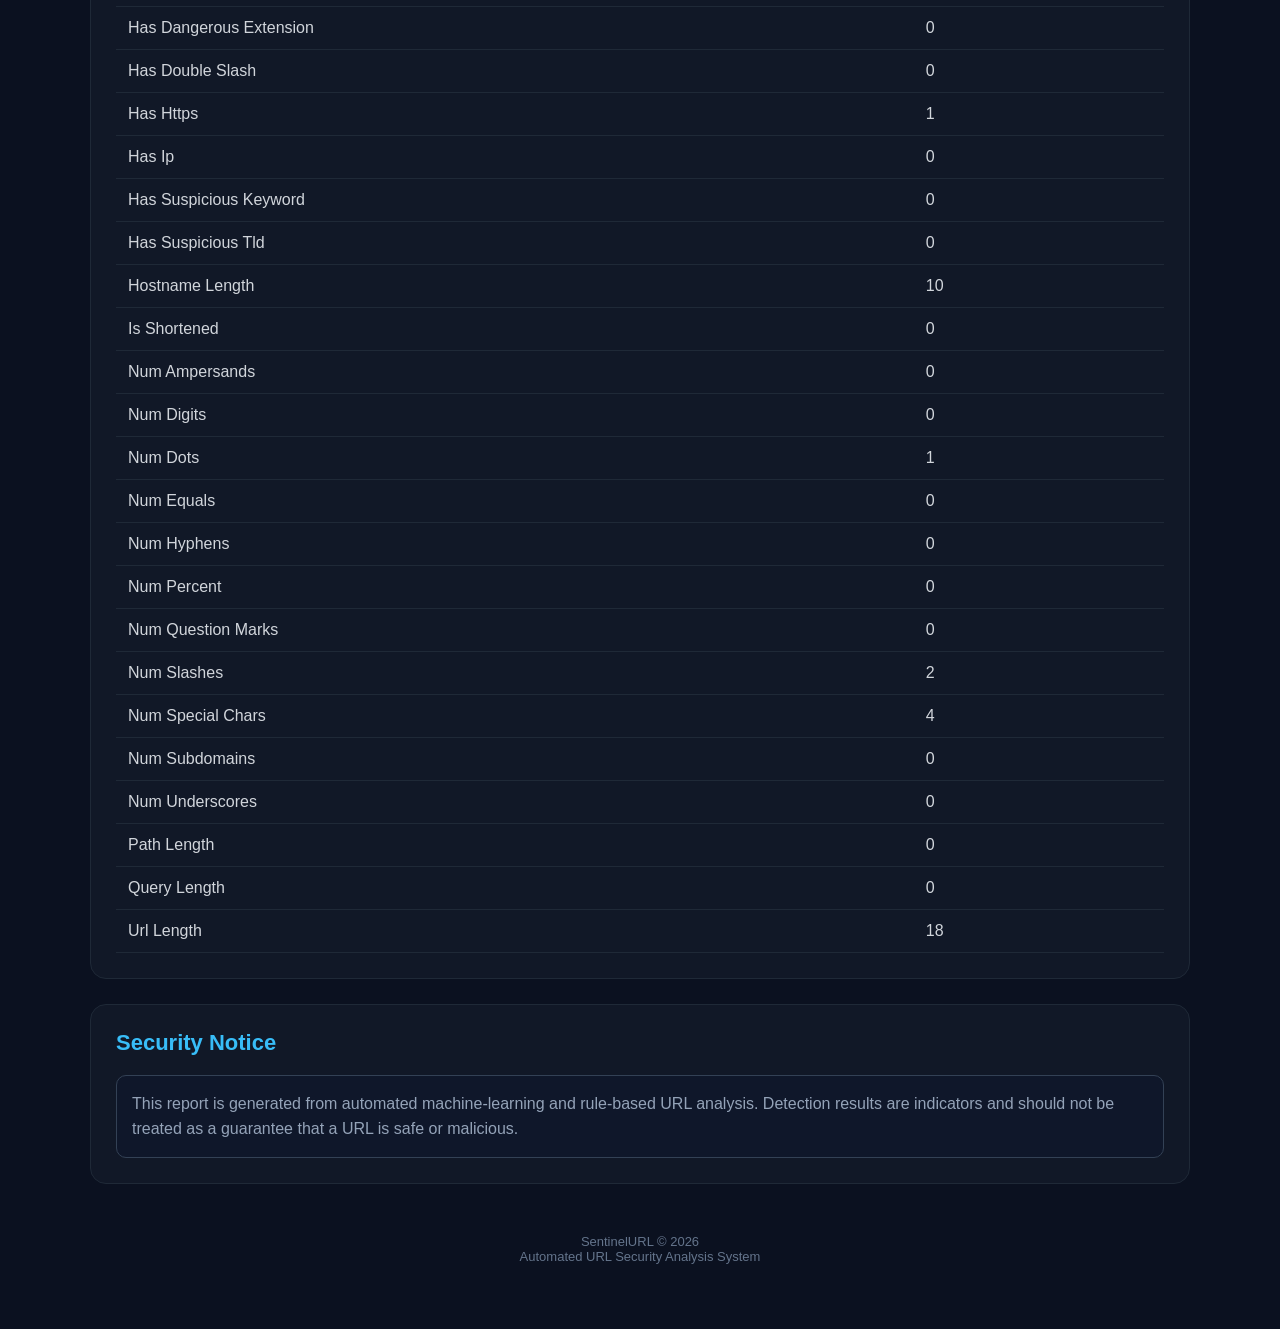
<file: URL_Detect/reports/security_report_20260930_130110.html>
<!DOCTYPE html>
<html lang="en">
<head>
    <meta charset="UTF-8">
    <meta name="viewport"
          content="width=device-width, initial-scale=1.0">

    <title>SentinelURL Security Report</title>

    <style>
        * {
            box-sizing: border-box;
        }

        body {
            margin: 0;
            padding: 0;
            font-family: Arial, Helvetica, sans-serif;
            background: #0b1120;
            color: #e5e7eb;
        }

        .container {
            width: 92%;
            max-width: 1100px;
            margin: 40px auto;
        }

        .header {
            background: #111827;
            border: 1px solid #1f2937;
            border-radius: 16px;
            padding: 30px;
            margin-bottom: 25px;
        }

        .header h1 {
            margin: 0 0 8px;
            font-size: 32px;
            color: #38bdf8;
        }

        .header p {
            margin: 5px 0;
            color: #9ca3af;
        }

        .risk-card {
            border-radius: 16px;
            padding: 30px;
            margin-bottom: 25px;
            border: 1px solid #1f2937;
            background: #111827;
        }

        .risk-card.safe {
            border-left: 6px solid #22c55e;
        }

        .risk-card.suspicious {
            border-left: 6px solid #f59e0b;
        }

        .risk-card.malicious {
            border-left: 6px solid #ef4444;
        }

        .risk-card.unknown {
            border-left: 6px solid #64748b;
        }

        .risk-title {
            font-size: 28px;
            font-weight: bold;
            margin-bottom: 12px;
        }

        .score {
            font-size: 42px;
            font-weight: bold;
            margin-top: 15px;
        }

        .section {
            background: #111827;
            border: 1px solid #1f2937;
            border-radius: 16px;
            padding: 25px;
            margin-bottom: 25px;
        }

        .section h2 {
            margin-top: 0;
            color: #38bdf8;
            font-size: 22px;
        }

        .grid {
            display: grid;
            grid-template-columns: repeat(2, 1fr);
            gap: 15px;
        }

        .item {
            background: #0f172a;
            border: 1px solid #1e293b;
            border-radius: 10px;
            padding: 15px;
        }

        .item strong {
            display: block;
            color: #94a3b8;
            margin-bottom: 6px;
            font-size: 13px;
        }

        .item span {
            color: #f8fafc;
            word-break: break-word;
        }

        ul {
            margin: 0;
            padding-left: 22px;
        }

        li {
            margin-bottom: 10px;
            line-height: 1.5;
        }

        table {
            width: 100%;
            border-collapse: collapse;
        }

        th,
        td {
            padding: 12px;
            text-align: left;
            border-bottom: 1px solid #1f2937;
        }

        th {
            color: #38bdf8;
            background: #0f172a;
        }

        td {
            color: #d1d5db;
        }

        .footer {
            text-align: center;
            color: #64748b;
            padding: 25px;
            font-size: 13px;
        }

        .notice {
            background: #0f172a;
            border: 1px solid #334155;
            border-radius: 10px;
            padding: 15px;
            color: #94a3b8;
            line-height: 1.6;
        }

        @media (max-width: 700px) {
            .grid {
                grid-template-columns: 1fr;
            }

            .container {
                width: 94%;
                margin: 20px auto;
            }

            .header h1 {
                font-size: 25px;
            }

            .score {
                font-size: 34px;
            }

            table {
                font-size: 13px;
            }
        }
    </style>
</head>

<body>

<div class="container">

    <div class="header">
        <h1>SentinelURL</h1>
        <p>Malicious URL Detection & Security Analysis Report</p>
        <p>Generated: 30 September 2026, 01:01:10 PM</p>
    </div>

    <div class="risk-card safe">
        <div class="risk-title">
            Safe
        </div>

        <div>
            Risk Level:
            <strong>Low</strong>
        </div>

        <div class="score">
            Security Score: 8/100
        </div>
    </div>

    <div class="section">
        <h2>URL Information</h2>

        <div class="grid">

            <div class="item">
                <strong>URL</strong>
                <span>https://google.com</span>
            </div>

            <div class="item">
                <strong>Site Name</strong>
                <span>Google</span>
            </div>

            <div class="item">
                <strong>Domain</strong>
                <span>google.com</span>
            </div>

            <div class="item">
                <strong>Site Type</strong>
                <span>Known Popular Domain</span>
            </div>

            <div class="item">
                <strong>Domain Status</strong>
                <span>Known Popular Domain</span>
            </div>

            <div class="item">
                <strong>Known Domain</strong>
                <span>
                    True
                </span>
            </div>

        </div>
    </div>

    <div class="section">
        <h2>Detection Analysis</h2>

        <div class="grid">

            <div class="item">
                <strong>ML Prediction</strong>
                <span>Safe</span>
            </div>

            <div class="item">
                <strong>ML Confidence</strong>
                <span>85%</span>
            </div>

            <div class="item">
                <strong>ML Risk Score</strong>
                <span>15</span>
            </div>

            <div class="item">
                <strong>Rule-Based Score</strong>
                <span>0</span>
            </div>

        </div>
    </div>

    <div class="section">
        <h2>Detection Methods</h2>

        <ul>
            <li>Machine Learning</li><li>Rule-Based Analysis</li><li>Domain Reputation</li>
        </ul>
    </div>

    <div class="section">
        <h2>Security Findings</h2>

        <ul>
            <li>Domain appears in the known popular-domain list; the ML contribution was reduced to help prevent false positives.</li>
        </ul>
    </div>

    <div class="section">
        <h2>URL Feature Analysis</h2>

        <table>
            <thead>
                <tr>
                    <th>Feature</th>
                    <th>Value</th>
                </tr>
            </thead>

            <tbody>
                
            <tr>
                <td>Has At Symbol</td>
                <td>0</td>
            </tr>
            
            <tr>
                <td>Has Dangerous Extension</td>
                <td>0</td>
            </tr>
            
            <tr>
                <td>Has Double Slash</td>
                <td>0</td>
            </tr>
            
            <tr>
                <td>Has Https</td>
                <td>1</td>
            </tr>
            
            <tr>
                <td>Has Ip</td>
                <td>0</td>
            </tr>
            
            <tr>
                <td>Has Suspicious Keyword</td>
                <td>0</td>
            </tr>
            
            <tr>
                <td>Has Suspicious Tld</td>
                <td>0</td>
            </tr>
            
            <tr>
                <td>Hostname Length</td>
                <td>10</td>
            </tr>
            
            <tr>
                <td>Is Shortened</td>
                <td>0</td>
            </tr>
            
            <tr>
                <td>Num Ampersands</td>
                <td>0</td>
            </tr>
            
            <tr>
                <td>Num Digits</td>
                <td>0</td>
            </tr>
            
            <tr>
                <td>Num Dots</td>
                <td>1</td>
            </tr>
            
            <tr>
                <td>Num Equals</td>
                <td>0</td>
            </tr>
            
            <tr>
                <td>Num Hyphens</td>
                <td>0</td>
            </tr>
            
            <tr>
                <td>Num Percent</td>
                <td>0</td>
            </tr>
            
            <tr>
                <td>Num Question Marks</td>
                <td>0</td>
            </tr>
            
            <tr>
                <td>Num Slashes</td>
                <td>2</td>
            </tr>
            
            <tr>
                <td>Num Special Chars</td>
                <td>4</td>
            </tr>
            
            <tr>
                <td>Num Subdomains</td>
                <td>0</td>
            </tr>
            
            <tr>
                <td>Num Underscores</td>
                <td>0</td>
            </tr>
            
            <tr>
                <td>Path Length</td>
                <td>0</td>
            </tr>
            
            <tr>
                <td>Query Length</td>
                <td>0</td>
            </tr>
            
            <tr>
                <td>Url Length</td>
                <td>18</td>
            </tr>
            
            </tbody>
        </table>
    </div>

    <div class="section">
        <h2>Security Notice</h2>

        <div class="notice">
            This report is generated from automated machine-learning
            and rule-based URL analysis. Detection results are
            indicators and should not be treated as a guarantee
            that a URL is safe or malicious.
        </div>
    </div>

    <div class="footer">
        SentinelURL &copy; 2026
        <br>
        Automated URL Security Analysis System
    </div>

</div>

</body>
</html>
</file>
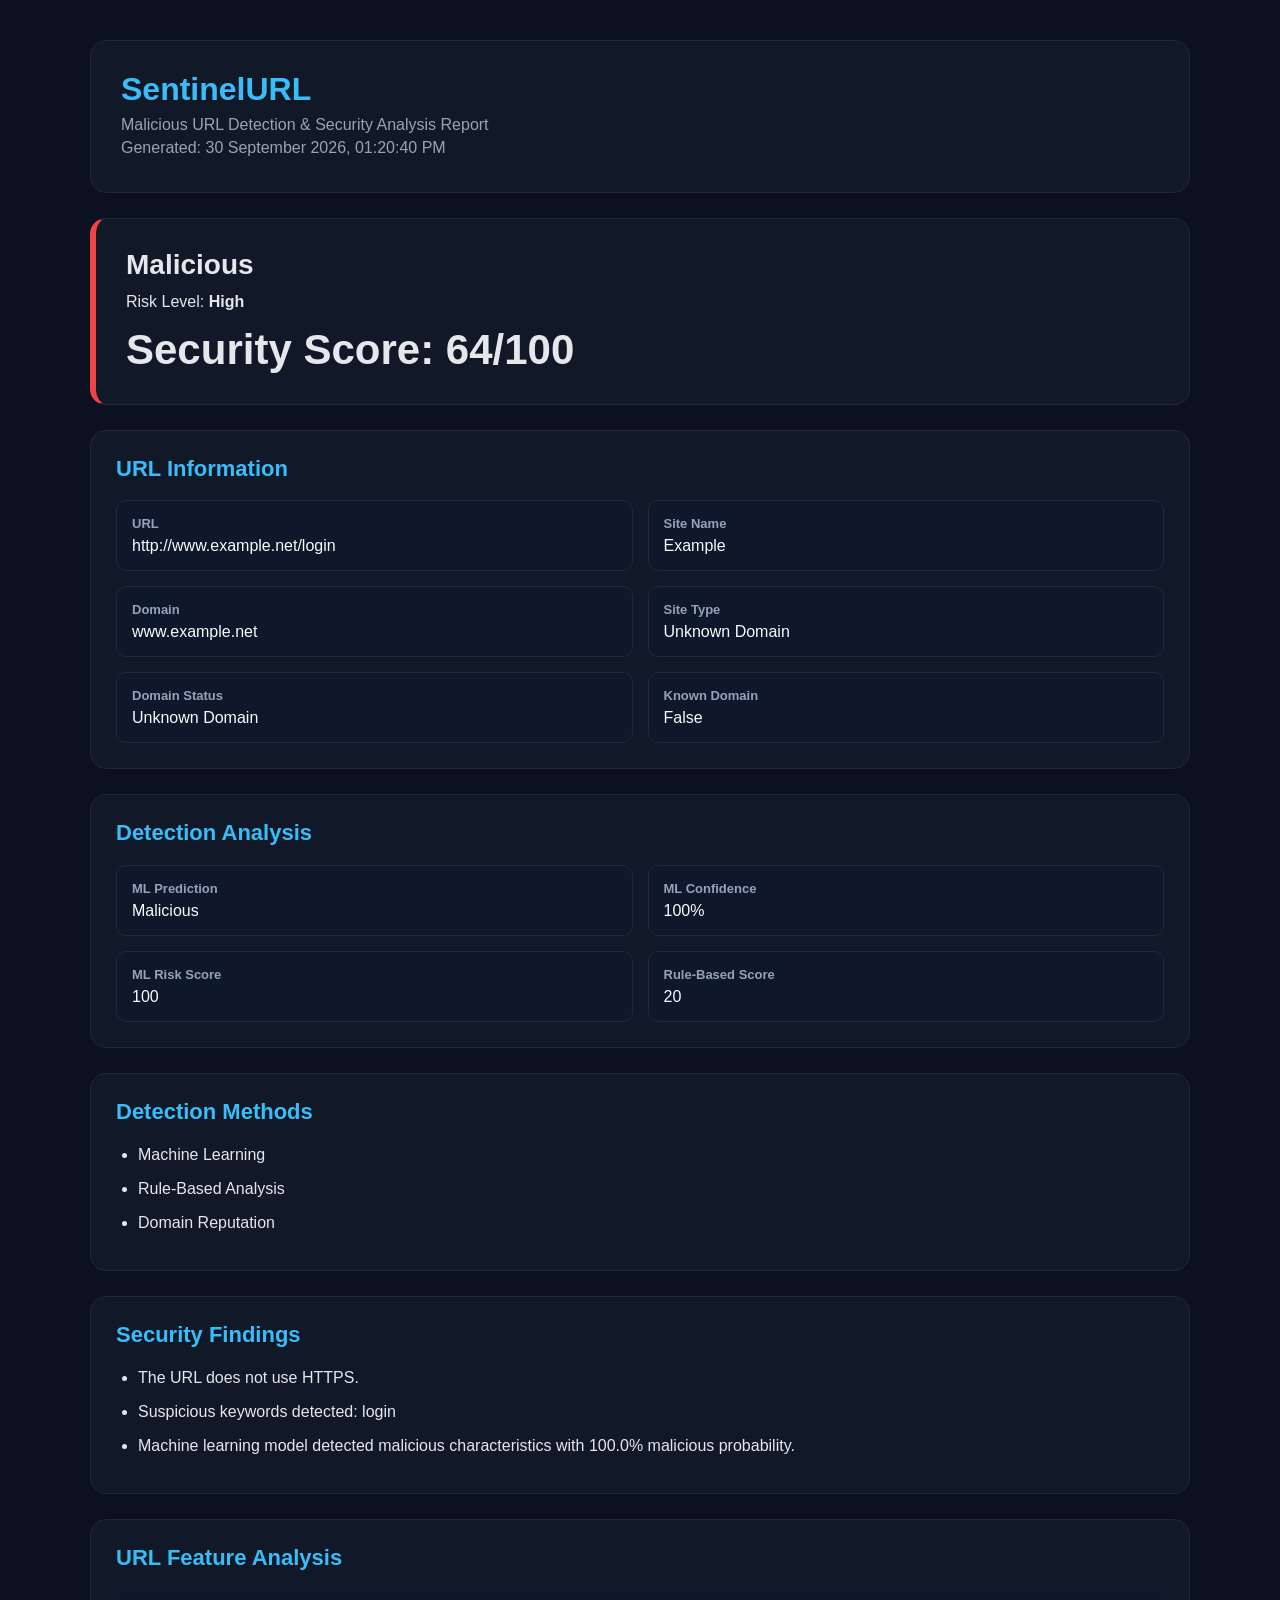
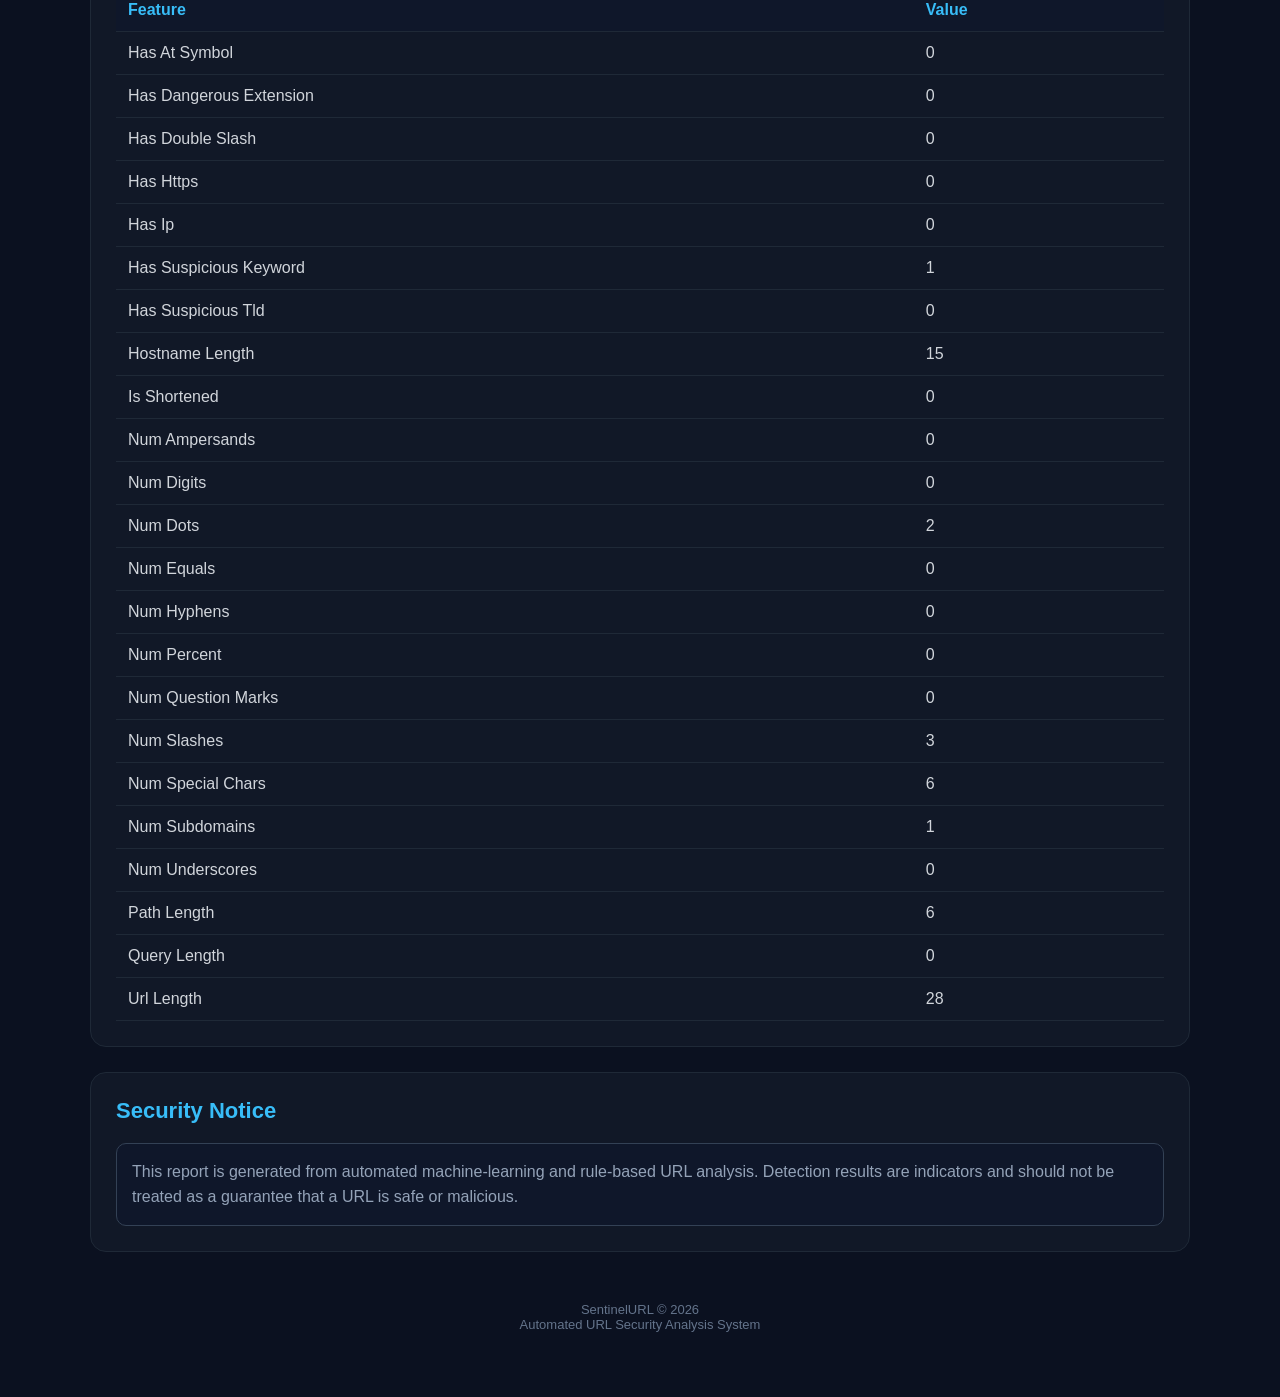
<file: URL_Detect/reports/security_report_20260930_132040.html>
<!DOCTYPE html>
<html lang="en">
<head>
    <meta charset="UTF-8">
    <meta name="viewport"
          content="width=device-width, initial-scale=1.0">

    <title>SentinelURL Security Report</title>

    <style>
        * {
            box-sizing: border-box;
        }

        body {
            margin: 0;
            padding: 0;
            font-family: Arial, Helvetica, sans-serif;
            background: #0b1120;
            color: #e5e7eb;
        }

        .container {
            width: 92%;
            max-width: 1100px;
            margin: 40px auto;
        }

        .header {
            background: #111827;
            border: 1px solid #1f2937;
            border-radius: 16px;
            padding: 30px;
            margin-bottom: 25px;
        }

        .header h1 {
            margin: 0 0 8px;
            font-size: 32px;
            color: #38bdf8;
        }

        .header p {
            margin: 5px 0;
            color: #9ca3af;
        }

        .risk-card {
            border-radius: 16px;
            padding: 30px;
            margin-bottom: 25px;
            border: 1px solid #1f2937;
            background: #111827;
        }

        .risk-card.safe {
            border-left: 6px solid #22c55e;
        }

        .risk-card.suspicious {
            border-left: 6px solid #f59e0b;
        }

        .risk-card.malicious {
            border-left: 6px solid #ef4444;
        }

        .risk-card.unknown {
            border-left: 6px solid #64748b;
        }

        .risk-title {
            font-size: 28px;
            font-weight: bold;
            margin-bottom: 12px;
        }

        .score {
            font-size: 42px;
            font-weight: bold;
            margin-top: 15px;
        }

        .section {
            background: #111827;
            border: 1px solid #1f2937;
            border-radius: 16px;
            padding: 25px;
            margin-bottom: 25px;
        }

        .section h2 {
            margin-top: 0;
            color: #38bdf8;
            font-size: 22px;
        }

        .grid {
            display: grid;
            grid-template-columns: repeat(2, 1fr);
            gap: 15px;
        }

        .item {
            background: #0f172a;
            border: 1px solid #1e293b;
            border-radius: 10px;
            padding: 15px;
        }

        .item strong {
            display: block;
            color: #94a3b8;
            margin-bottom: 6px;
            font-size: 13px;
        }

        .item span {
            color: #f8fafc;
            word-break: break-word;
        }

        ul {
            margin: 0;
            padding-left: 22px;
        }

        li {
            margin-bottom: 10px;
            line-height: 1.5;
        }

        table {
            width: 100%;
            border-collapse: collapse;
        }

        th,
        td {
            padding: 12px;
            text-align: left;
            border-bottom: 1px solid #1f2937;
        }

        th {
            color: #38bdf8;
            background: #0f172a;
        }

        td {
            color: #d1d5db;
        }

        .footer {
            text-align: center;
            color: #64748b;
            padding: 25px;
            font-size: 13px;
        }

        .notice {
            background: #0f172a;
            border: 1px solid #334155;
            border-radius: 10px;
            padding: 15px;
            color: #94a3b8;
            line-height: 1.6;
        }

        @media (max-width: 700px) {
            .grid {
                grid-template-columns: 1fr;
            }

            .container {
                width: 94%;
                margin: 20px auto;
            }

            .header h1 {
                font-size: 25px;
            }

            .score {
                font-size: 34px;
            }

            table {
                font-size: 13px;
            }
        }
    </style>
</head>

<body>

<div class="container">

    <div class="header">
        <h1>SentinelURL</h1>
        <p>Malicious URL Detection & Security Analysis Report</p>
        <p>Generated: 30 September 2026, 01:20:40 PM</p>
    </div>

    <div class="risk-card malicious">
        <div class="risk-title">
            Malicious
        </div>

        <div>
            Risk Level:
            <strong>High</strong>
        </div>

        <div class="score">
            Security Score: 64/100
        </div>
    </div>

    <div class="section">
        <h2>URL Information</h2>

        <div class="grid">

            <div class="item">
                <strong>URL</strong>
                <span>http://www.example.net/login</span>
            </div>

            <div class="item">
                <strong>Site Name</strong>
                <span>Example</span>
            </div>

            <div class="item">
                <strong>Domain</strong>
                <span>www.example.net</span>
            </div>

            <div class="item">
                <strong>Site Type</strong>
                <span>Unknown Domain</span>
            </div>

            <div class="item">
                <strong>Domain Status</strong>
                <span>Unknown Domain</span>
            </div>

            <div class="item">
                <strong>Known Domain</strong>
                <span>
                    False
                </span>
            </div>

        </div>
    </div>

    <div class="section">
        <h2>Detection Analysis</h2>

        <div class="grid">

            <div class="item">
                <strong>ML Prediction</strong>
                <span>Malicious</span>
            </div>

            <div class="item">
                <strong>ML Confidence</strong>
                <span>100%</span>
            </div>

            <div class="item">
                <strong>ML Risk Score</strong>
                <span>100</span>
            </div>

            <div class="item">
                <strong>Rule-Based Score</strong>
                <span>20</span>
            </div>

        </div>
    </div>

    <div class="section">
        <h2>Detection Methods</h2>

        <ul>
            <li>Machine Learning</li><li>Rule-Based Analysis</li><li>Domain Reputation</li>
        </ul>
    </div>

    <div class="section">
        <h2>Security Findings</h2>

        <ul>
            <li>The URL does not use HTTPS.</li><li>Suspicious keywords detected: login</li><li>Machine learning model detected malicious characteristics with 100.0% malicious probability.</li>
        </ul>
    </div>

    <div class="section">
        <h2>URL Feature Analysis</h2>

        <table>
            <thead>
                <tr>
                    <th>Feature</th>
                    <th>Value</th>
                </tr>
            </thead>

            <tbody>
                
            <tr>
                <td>Has At Symbol</td>
                <td>0</td>
            </tr>
            
            <tr>
                <td>Has Dangerous Extension</td>
                <td>0</td>
            </tr>
            
            <tr>
                <td>Has Double Slash</td>
                <td>0</td>
            </tr>
            
            <tr>
                <td>Has Https</td>
                <td>0</td>
            </tr>
            
            <tr>
                <td>Has Ip</td>
                <td>0</td>
            </tr>
            
            <tr>
                <td>Has Suspicious Keyword</td>
                <td>1</td>
            </tr>
            
            <tr>
                <td>Has Suspicious Tld</td>
                <td>0</td>
            </tr>
            
            <tr>
                <td>Hostname Length</td>
                <td>15</td>
            </tr>
            
            <tr>
                <td>Is Shortened</td>
                <td>0</td>
            </tr>
            
            <tr>
                <td>Num Ampersands</td>
                <td>0</td>
            </tr>
            
            <tr>
                <td>Num Digits</td>
                <td>0</td>
            </tr>
            
            <tr>
                <td>Num Dots</td>
                <td>2</td>
            </tr>
            
            <tr>
                <td>Num Equals</td>
                <td>0</td>
            </tr>
            
            <tr>
                <td>Num Hyphens</td>
                <td>0</td>
            </tr>
            
            <tr>
                <td>Num Percent</td>
                <td>0</td>
            </tr>
            
            <tr>
                <td>Num Question Marks</td>
                <td>0</td>
            </tr>
            
            <tr>
                <td>Num Slashes</td>
                <td>3</td>
            </tr>
            
            <tr>
                <td>Num Special Chars</td>
                <td>6</td>
            </tr>
            
            <tr>
                <td>Num Subdomains</td>
                <td>1</td>
            </tr>
            
            <tr>
                <td>Num Underscores</td>
                <td>0</td>
            </tr>
            
            <tr>
                <td>Path Length</td>
                <td>6</td>
            </tr>
            
            <tr>
                <td>Query Length</td>
                <td>0</td>
            </tr>
            
            <tr>
                <td>Url Length</td>
                <td>28</td>
            </tr>
            
            </tbody>
        </table>
    </div>

    <div class="section">
        <h2>Security Notice</h2>

        <div class="notice">
            This report is generated from automated machine-learning
            and rule-based URL analysis. Detection results are
            indicators and should not be treated as a guarantee
            that a URL is safe or malicious.
        </div>
    </div>

    <div class="footer">
        SentinelURL &copy; 2026
        <br>
        Automated URL Security Analysis System
    </div>

</div>

</body>
</html>
</file>
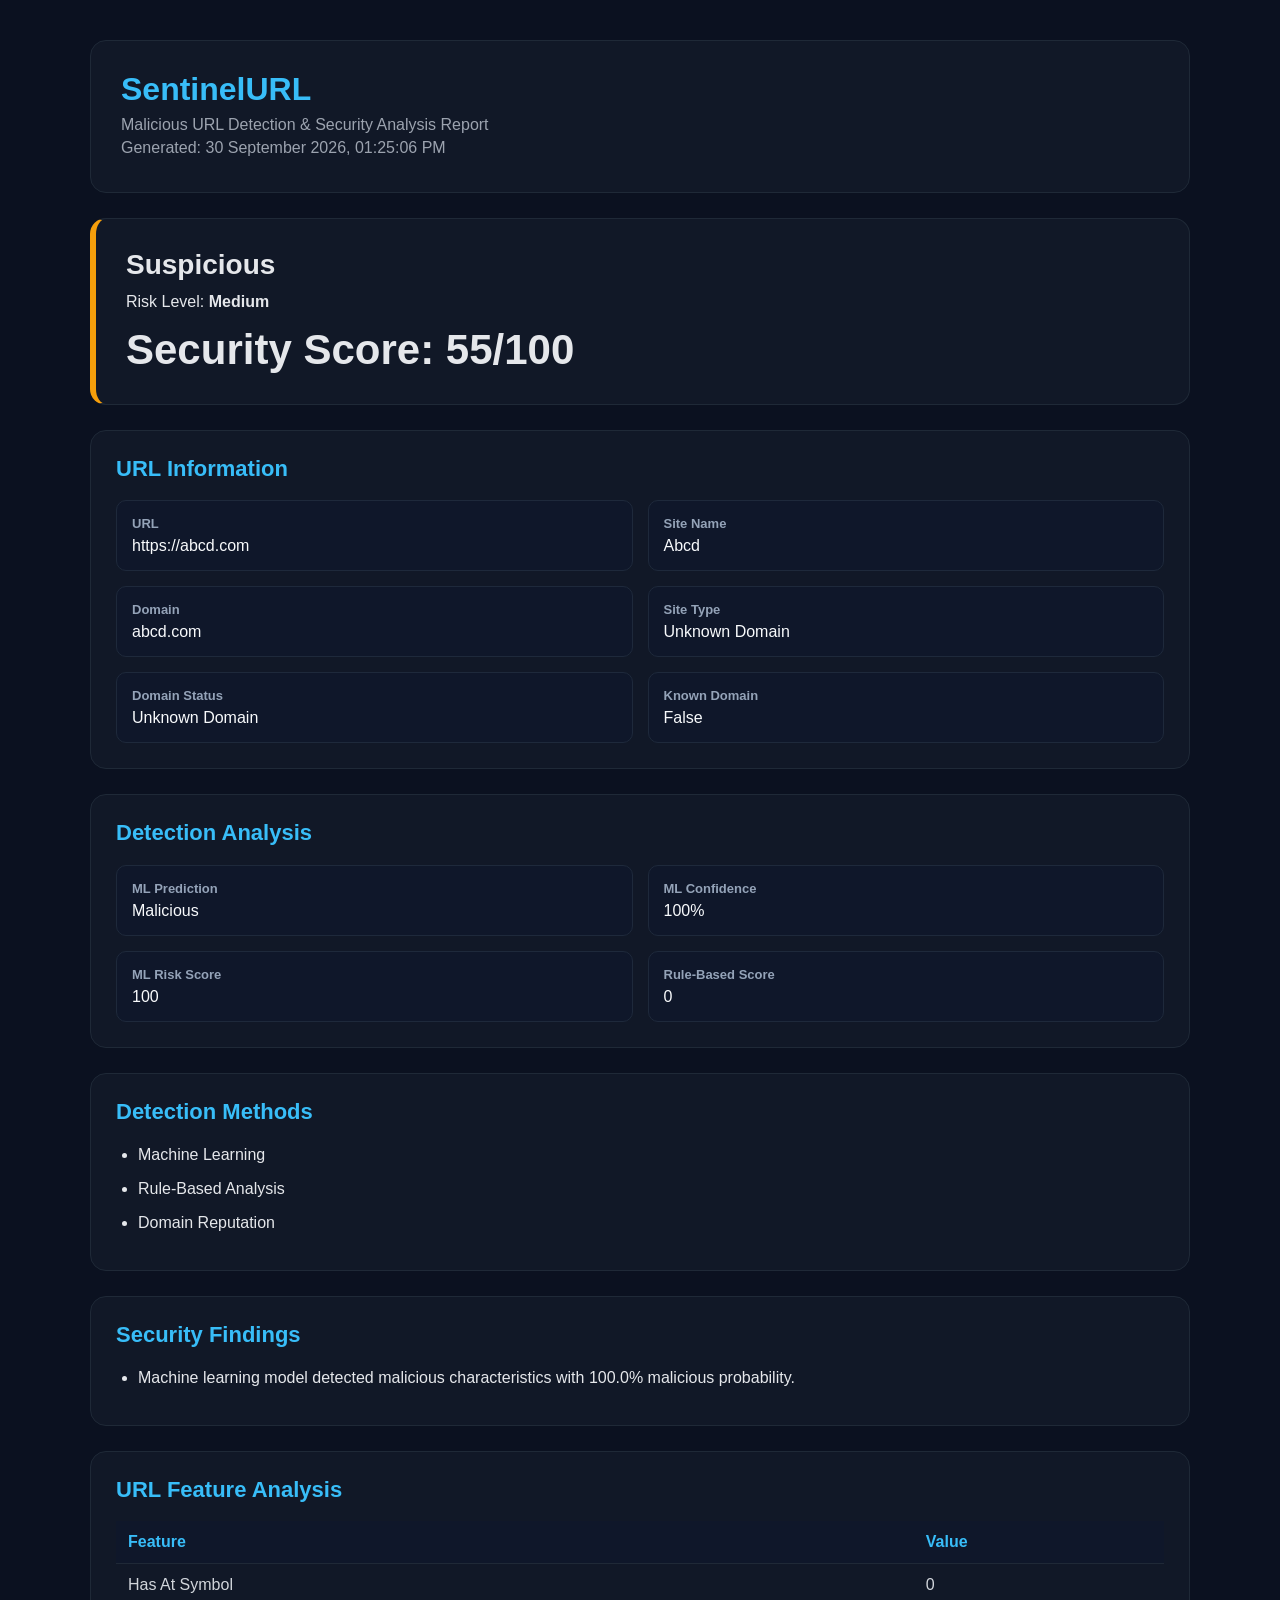
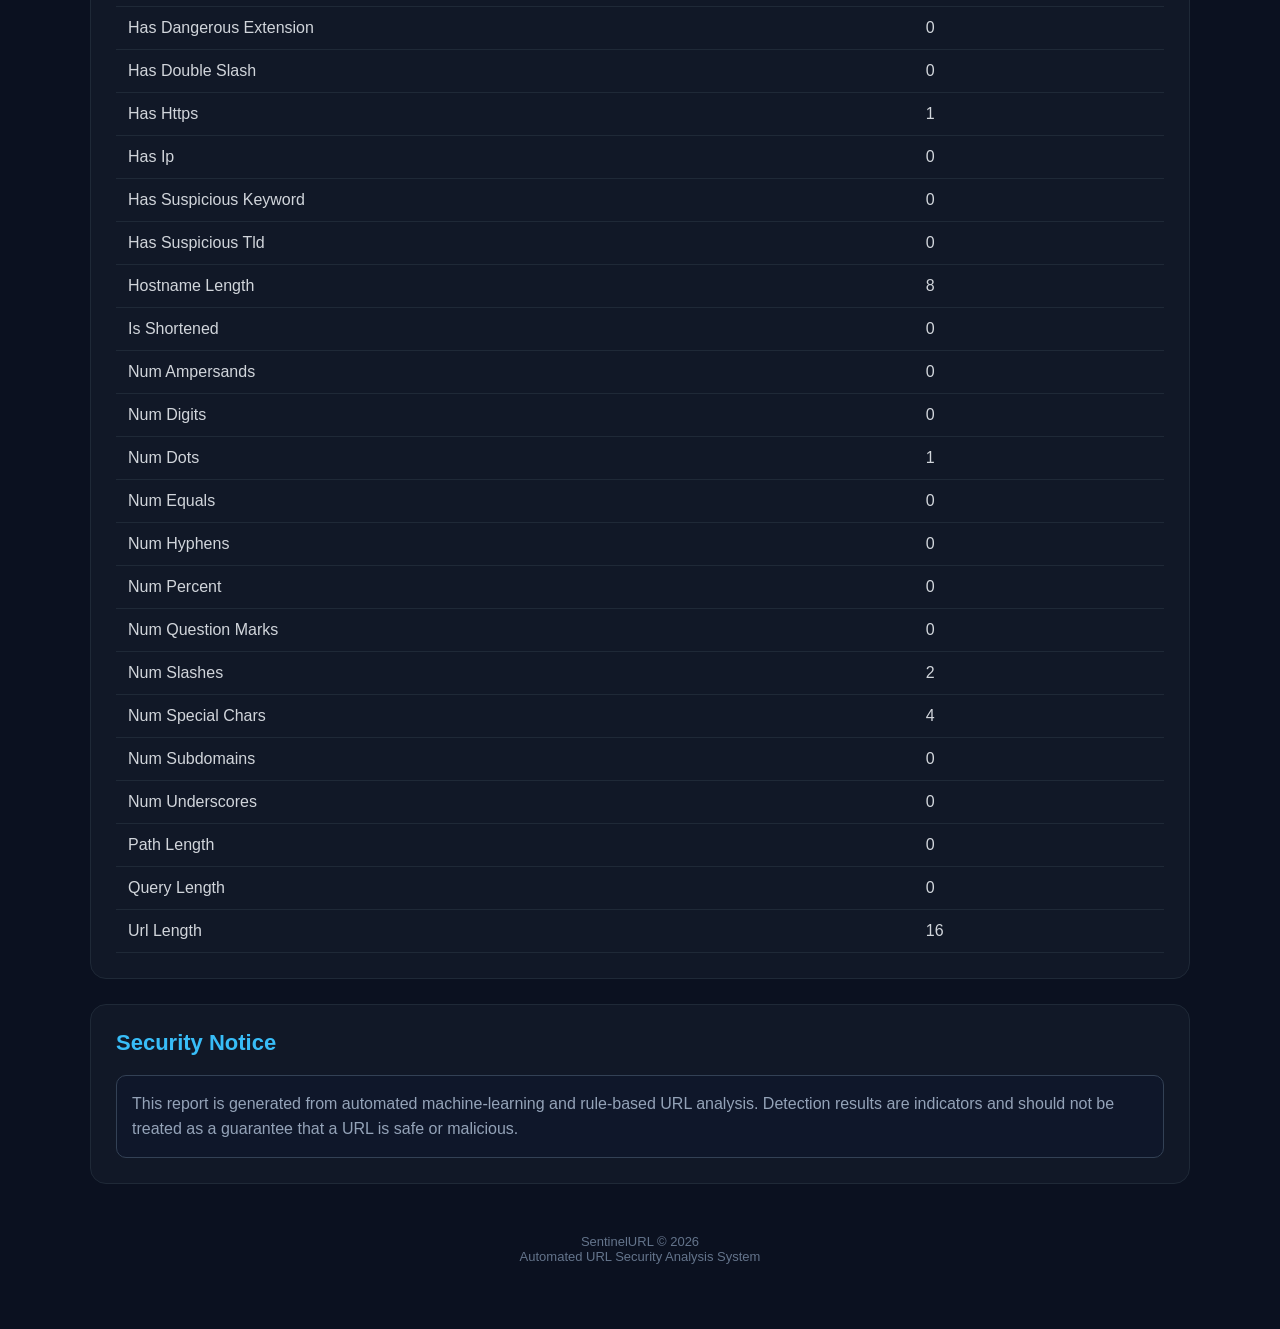
<file: URL_Detect/reports/security_report_20260930_132506.html>
<!DOCTYPE html>
<html lang="en">
<head>
    <meta charset="UTF-8">
    <meta name="viewport"
          content="width=device-width, initial-scale=1.0">

    <title>SentinelURL Security Report</title>

    <style>
        * {
            box-sizing: border-box;
        }

        body {
            margin: 0;
            padding: 0;
            font-family: Arial, Helvetica, sans-serif;
            background: #0b1120;
            color: #e5e7eb;
        }

        .container {
            width: 92%;
            max-width: 1100px;
            margin: 40px auto;
        }

        .header {
            background: #111827;
            border: 1px solid #1f2937;
            border-radius: 16px;
            padding: 30px;
            margin-bottom: 25px;
        }

        .header h1 {
            margin: 0 0 8px;
            font-size: 32px;
            color: #38bdf8;
        }

        .header p {
            margin: 5px 0;
            color: #9ca3af;
        }

        .risk-card {
            border-radius: 16px;
            padding: 30px;
            margin-bottom: 25px;
            border: 1px solid #1f2937;
            background: #111827;
        }

        .risk-card.safe {
            border-left: 6px solid #22c55e;
        }

        .risk-card.suspicious {
            border-left: 6px solid #f59e0b;
        }

        .risk-card.malicious {
            border-left: 6px solid #ef4444;
        }

        .risk-card.unknown {
            border-left: 6px solid #64748b;
        }

        .risk-title {
            font-size: 28px;
            font-weight: bold;
            margin-bottom: 12px;
        }

        .score {
            font-size: 42px;
            font-weight: bold;
            margin-top: 15px;
        }

        .section {
            background: #111827;
            border: 1px solid #1f2937;
            border-radius: 16px;
            padding: 25px;
            margin-bottom: 25px;
        }

        .section h2 {
            margin-top: 0;
            color: #38bdf8;
            font-size: 22px;
        }

        .grid {
            display: grid;
            grid-template-columns: repeat(2, 1fr);
            gap: 15px;
        }

        .item {
            background: #0f172a;
            border: 1px solid #1e293b;
            border-radius: 10px;
            padding: 15px;
        }

        .item strong {
            display: block;
            color: #94a3b8;
            margin-bottom: 6px;
            font-size: 13px;
        }

        .item span {
            color: #f8fafc;
            word-break: break-word;
        }

        ul {
            margin: 0;
            padding-left: 22px;
        }

        li {
            margin-bottom: 10px;
            line-height: 1.5;
        }

        table {
            width: 100%;
            border-collapse: collapse;
        }

        th,
        td {
            padding: 12px;
            text-align: left;
            border-bottom: 1px solid #1f2937;
        }

        th {
            color: #38bdf8;
            background: #0f172a;
        }

        td {
            color: #d1d5db;
        }

        .footer {
            text-align: center;
            color: #64748b;
            padding: 25px;
            font-size: 13px;
        }

        .notice {
            background: #0f172a;
            border: 1px solid #334155;
            border-radius: 10px;
            padding: 15px;
            color: #94a3b8;
            line-height: 1.6;
        }

        @media (max-width: 700px) {
            .grid {
                grid-template-columns: 1fr;
            }

            .container {
                width: 94%;
                margin: 20px auto;
            }

            .header h1 {
                font-size: 25px;
            }

            .score {
                font-size: 34px;
            }

            table {
                font-size: 13px;
            }
        }
    </style>
</head>

<body>

<div class="container">

    <div class="header">
        <h1>SentinelURL</h1>
        <p>Malicious URL Detection & Security Analysis Report</p>
        <p>Generated: 30 September 2026, 01:25:06 PM</p>
    </div>

    <div class="risk-card suspicious">
        <div class="risk-title">
            Suspicious
        </div>

        <div>
            Risk Level:
            <strong>Medium</strong>
        </div>

        <div class="score">
            Security Score: 55/100
        </div>
    </div>

    <div class="section">
        <h2>URL Information</h2>

        <div class="grid">

            <div class="item">
                <strong>URL</strong>
                <span>https://abcd.com</span>
            </div>

            <div class="item">
                <strong>Site Name</strong>
                <span>Abcd</span>
            </div>

            <div class="item">
                <strong>Domain</strong>
                <span>abcd.com</span>
            </div>

            <div class="item">
                <strong>Site Type</strong>
                <span>Unknown Domain</span>
            </div>

            <div class="item">
                <strong>Domain Status</strong>
                <span>Unknown Domain</span>
            </div>

            <div class="item">
                <strong>Known Domain</strong>
                <span>
                    False
                </span>
            </div>

        </div>
    </div>

    <div class="section">
        <h2>Detection Analysis</h2>

        <div class="grid">

            <div class="item">
                <strong>ML Prediction</strong>
                <span>Malicious</span>
            </div>

            <div class="item">
                <strong>ML Confidence</strong>
                <span>100%</span>
            </div>

            <div class="item">
                <strong>ML Risk Score</strong>
                <span>100</span>
            </div>

            <div class="item">
                <strong>Rule-Based Score</strong>
                <span>0</span>
            </div>

        </div>
    </div>

    <div class="section">
        <h2>Detection Methods</h2>

        <ul>
            <li>Machine Learning</li><li>Rule-Based Analysis</li><li>Domain Reputation</li>
        </ul>
    </div>

    <div class="section">
        <h2>Security Findings</h2>

        <ul>
            <li>Machine learning model detected malicious characteristics with 100.0% malicious probability.</li>
        </ul>
    </div>

    <div class="section">
        <h2>URL Feature Analysis</h2>

        <table>
            <thead>
                <tr>
                    <th>Feature</th>
                    <th>Value</th>
                </tr>
            </thead>

            <tbody>
                
            <tr>
                <td>Has At Symbol</td>
                <td>0</td>
            </tr>
            
            <tr>
                <td>Has Dangerous Extension</td>
                <td>0</td>
            </tr>
            
            <tr>
                <td>Has Double Slash</td>
                <td>0</td>
            </tr>
            
            <tr>
                <td>Has Https</td>
                <td>1</td>
            </tr>
            
            <tr>
                <td>Has Ip</td>
                <td>0</td>
            </tr>
            
            <tr>
                <td>Has Suspicious Keyword</td>
                <td>0</td>
            </tr>
            
            <tr>
                <td>Has Suspicious Tld</td>
                <td>0</td>
            </tr>
            
            <tr>
                <td>Hostname Length</td>
                <td>8</td>
            </tr>
            
            <tr>
                <td>Is Shortened</td>
                <td>0</td>
            </tr>
            
            <tr>
                <td>Num Ampersands</td>
                <td>0</td>
            </tr>
            
            <tr>
                <td>Num Digits</td>
                <td>0</td>
            </tr>
            
            <tr>
                <td>Num Dots</td>
                <td>1</td>
            </tr>
            
            <tr>
                <td>Num Equals</td>
                <td>0</td>
            </tr>
            
            <tr>
                <td>Num Hyphens</td>
                <td>0</td>
            </tr>
            
            <tr>
                <td>Num Percent</td>
                <td>0</td>
            </tr>
            
            <tr>
                <td>Num Question Marks</td>
                <td>0</td>
            </tr>
            
            <tr>
                <td>Num Slashes</td>
                <td>2</td>
            </tr>
            
            <tr>
                <td>Num Special Chars</td>
                <td>4</td>
            </tr>
            
            <tr>
                <td>Num Subdomains</td>
                <td>0</td>
            </tr>
            
            <tr>
                <td>Num Underscores</td>
                <td>0</td>
            </tr>
            
            <tr>
                <td>Path Length</td>
                <td>0</td>
            </tr>
            
            <tr>
                <td>Query Length</td>
                <td>0</td>
            </tr>
            
            <tr>
                <td>Url Length</td>
                <td>16</td>
            </tr>
            
            </tbody>
        </table>
    </div>

    <div class="section">
        <h2>Security Notice</h2>

        <div class="notice">
            This report is generated from automated machine-learning
            and rule-based URL analysis. Detection results are
            indicators and should not be treated as a guarantee
            that a URL is safe or malicious.
        </div>
    </div>

    <div class="footer">
        SentinelURL &copy; 2026
        <br>
        Automated URL Security Analysis System
    </div>

</div>

</body>
</html>
</file>
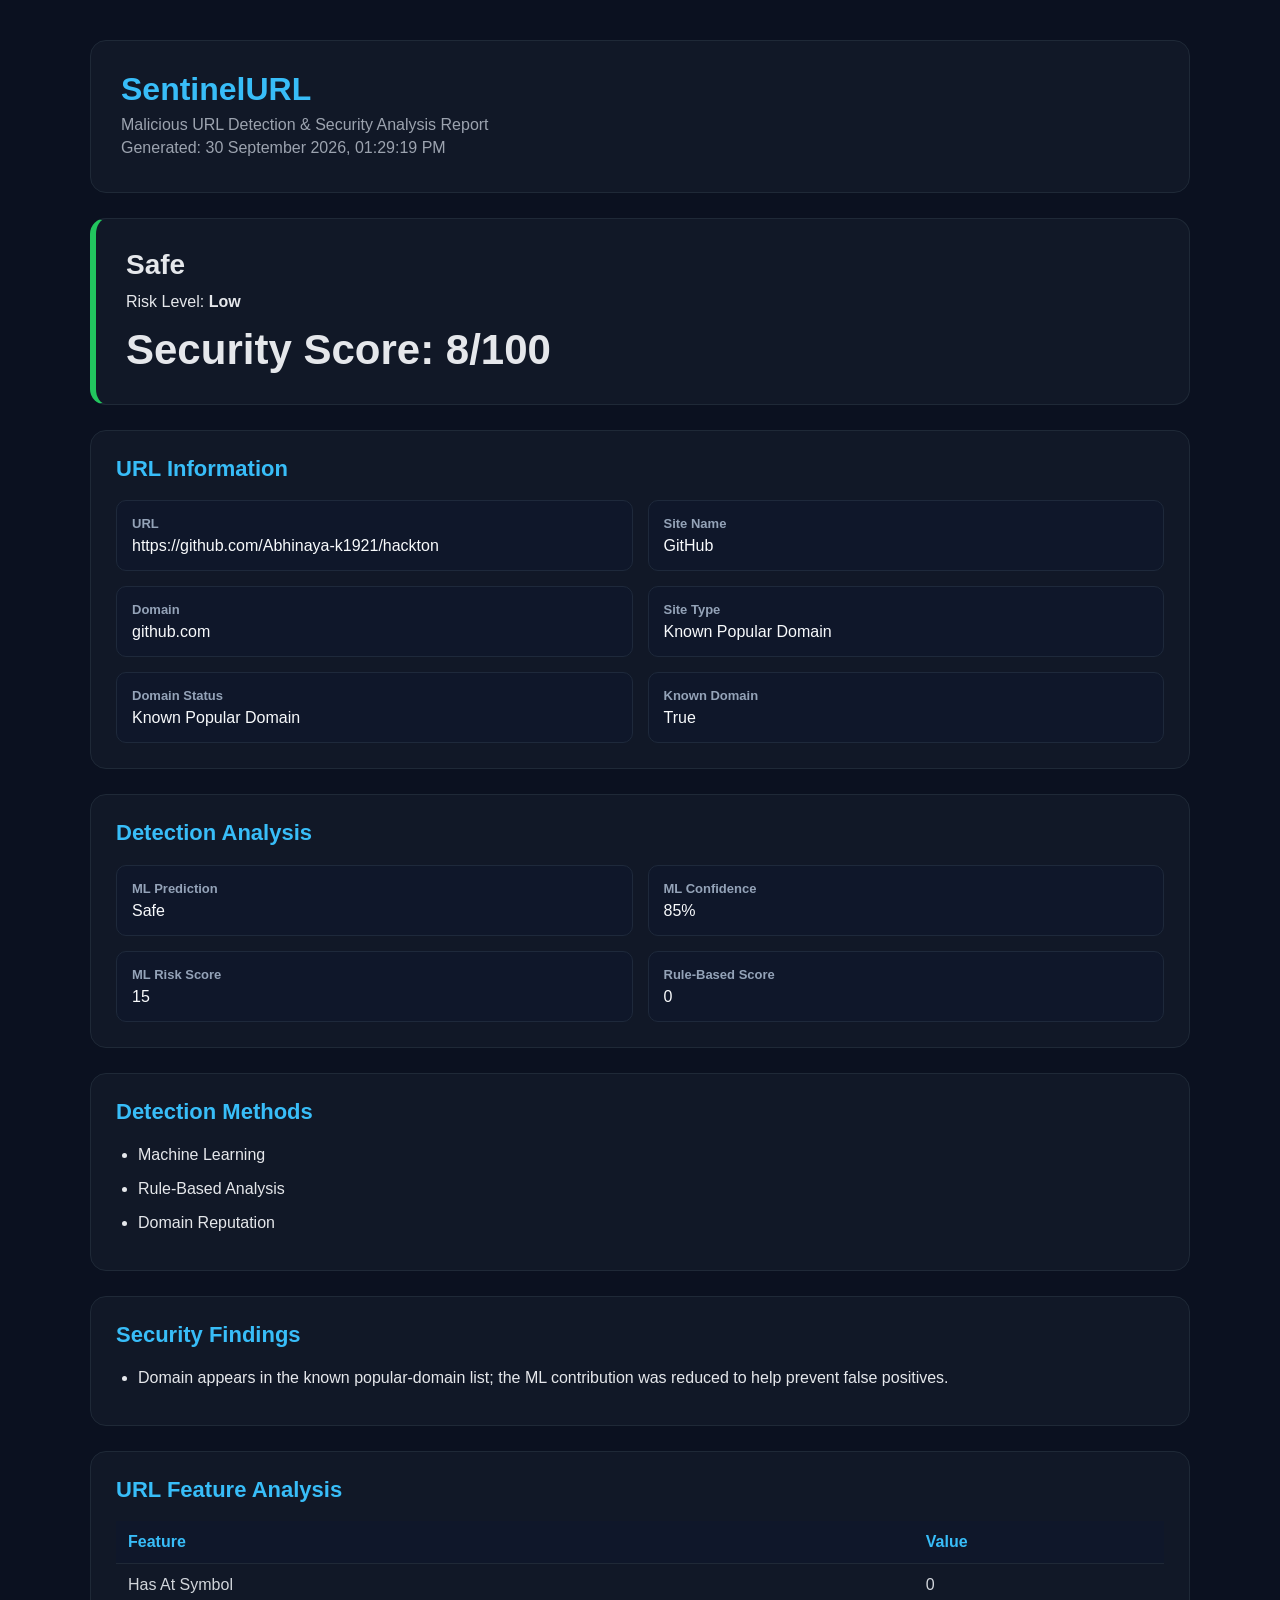
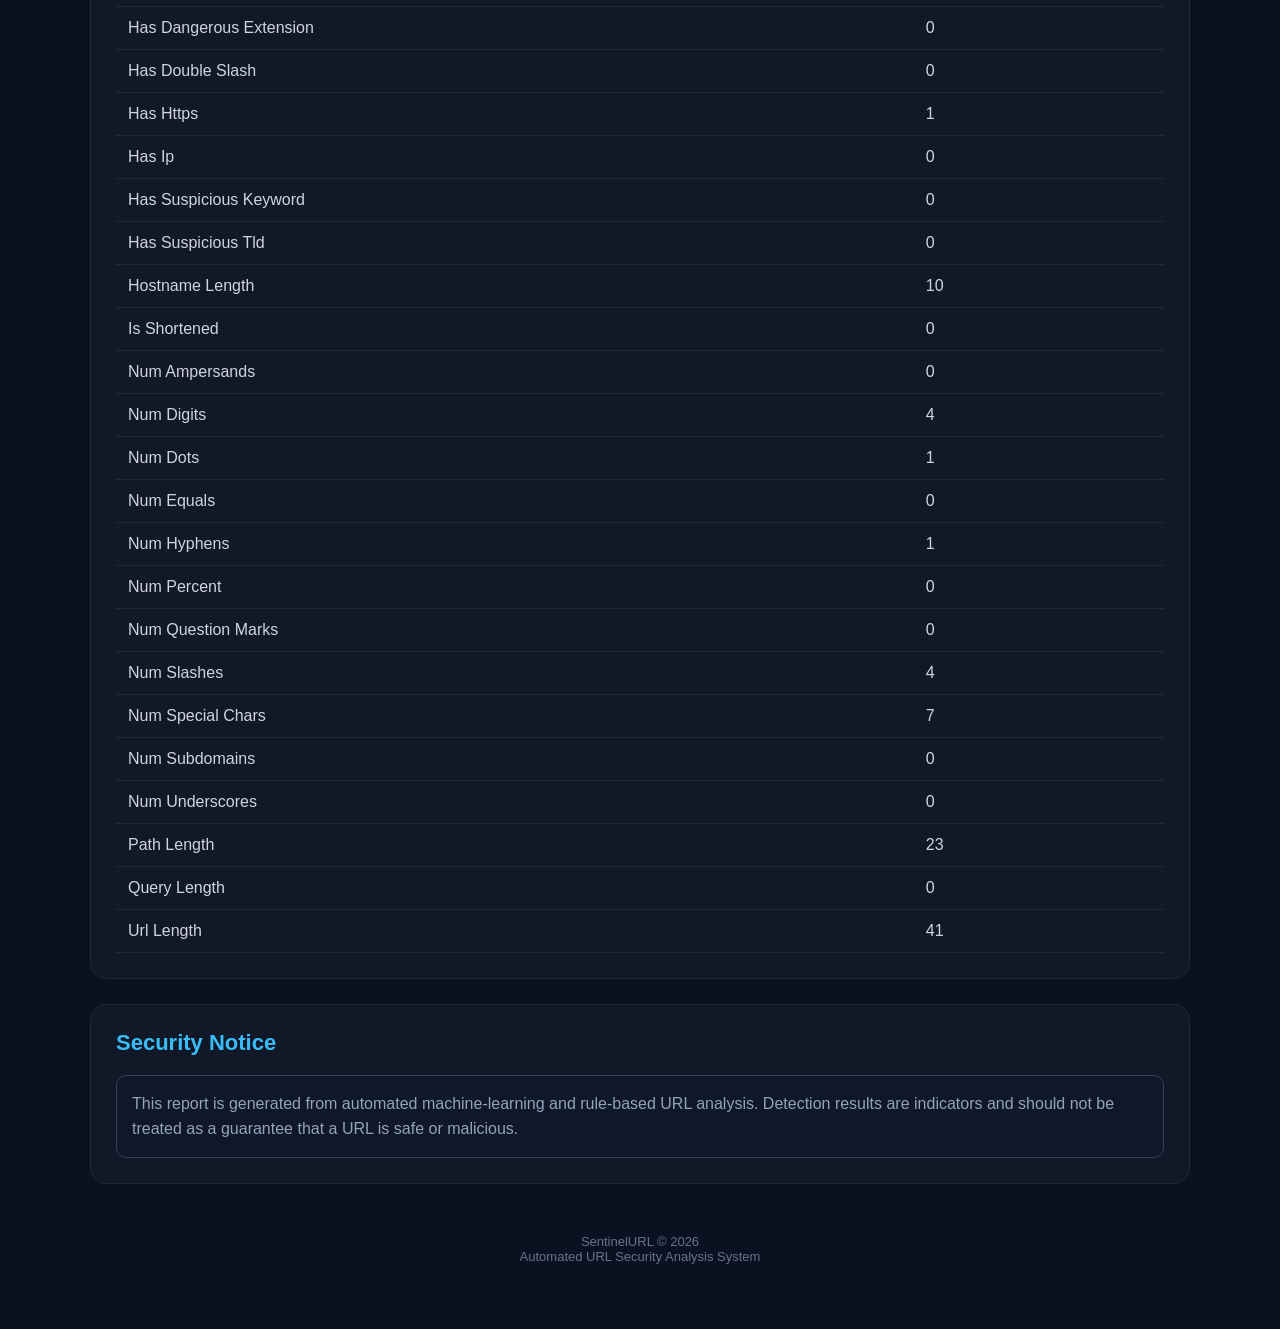
<file: URL_Detect/reports/security_report_20260930_132919.html>
<!DOCTYPE html>
<html lang="en">
<head>
    <meta charset="UTF-8">
    <meta name="viewport"
          content="width=device-width, initial-scale=1.0">

    <title>SentinelURL Security Report</title>

    <style>
        * {
            box-sizing: border-box;
        }

        body {
            margin: 0;
            padding: 0;
            font-family: Arial, Helvetica, sans-serif;
            background: #0b1120;
            color: #e5e7eb;
        }

        .container {
            width: 92%;
            max-width: 1100px;
            margin: 40px auto;
        }

        .header {
            background: #111827;
            border: 1px solid #1f2937;
            border-radius: 16px;
            padding: 30px;
            margin-bottom: 25px;
        }

        .header h1 {
            margin: 0 0 8px;
            font-size: 32px;
            color: #38bdf8;
        }

        .header p {
            margin: 5px 0;
            color: #9ca3af;
        }

        .risk-card {
            border-radius: 16px;
            padding: 30px;
            margin-bottom: 25px;
            border: 1px solid #1f2937;
            background: #111827;
        }

        .risk-card.safe {
            border-left: 6px solid #22c55e;
        }

        .risk-card.suspicious {
            border-left: 6px solid #f59e0b;
        }

        .risk-card.malicious {
            border-left: 6px solid #ef4444;
        }

        .risk-card.unknown {
            border-left: 6px solid #64748b;
        }

        .risk-title {
            font-size: 28px;
            font-weight: bold;
            margin-bottom: 12px;
        }

        .score {
            font-size: 42px;
            font-weight: bold;
            margin-top: 15px;
        }

        .section {
            background: #111827;
            border: 1px solid #1f2937;
            border-radius: 16px;
            padding: 25px;
            margin-bottom: 25px;
        }

        .section h2 {
            margin-top: 0;
            color: #38bdf8;
            font-size: 22px;
        }

        .grid {
            display: grid;
            grid-template-columns: repeat(2, 1fr);
            gap: 15px;
        }

        .item {
            background: #0f172a;
            border: 1px solid #1e293b;
            border-radius: 10px;
            padding: 15px;
        }

        .item strong {
            display: block;
            color: #94a3b8;
            margin-bottom: 6px;
            font-size: 13px;
        }

        .item span {
            color: #f8fafc;
            word-break: break-word;
        }

        ul {
            margin: 0;
            padding-left: 22px;
        }

        li {
            margin-bottom: 10px;
            line-height: 1.5;
        }

        table {
            width: 100%;
            border-collapse: collapse;
        }

        th,
        td {
            padding: 12px;
            text-align: left;
            border-bottom: 1px solid #1f2937;
        }

        th {
            color: #38bdf8;
            background: #0f172a;
        }

        td {
            color: #d1d5db;
        }

        .footer {
            text-align: center;
            color: #64748b;
            padding: 25px;
            font-size: 13px;
        }

        .notice {
            background: #0f172a;
            border: 1px solid #334155;
            border-radius: 10px;
            padding: 15px;
            color: #94a3b8;
            line-height: 1.6;
        }

        @media (max-width: 700px) {
            .grid {
                grid-template-columns: 1fr;
            }

            .container {
                width: 94%;
                margin: 20px auto;
            }

            .header h1 {
                font-size: 25px;
            }

            .score {
                font-size: 34px;
            }

            table {
                font-size: 13px;
            }
        }
    </style>
</head>

<body>

<div class="container">

    <div class="header">
        <h1>SentinelURL</h1>
        <p>Malicious URL Detection & Security Analysis Report</p>
        <p>Generated: 30 September 2026, 01:29:19 PM</p>
    </div>

    <div class="risk-card safe">
        <div class="risk-title">
            Safe
        </div>

        <div>
            Risk Level:
            <strong>Low</strong>
        </div>

        <div class="score">
            Security Score: 8/100
        </div>
    </div>

    <div class="section">
        <h2>URL Information</h2>

        <div class="grid">

            <div class="item">
                <strong>URL</strong>
                <span>https://github.com/Abhinaya-k1921/hackton</span>
            </div>

            <div class="item">
                <strong>Site Name</strong>
                <span>GitHub</span>
            </div>

            <div class="item">
                <strong>Domain</strong>
                <span>github.com</span>
            </div>

            <div class="item">
                <strong>Site Type</strong>
                <span>Known Popular Domain</span>
            </div>

            <div class="item">
                <strong>Domain Status</strong>
                <span>Known Popular Domain</span>
            </div>

            <div class="item">
                <strong>Known Domain</strong>
                <span>
                    True
                </span>
            </div>

        </div>
    </div>

    <div class="section">
        <h2>Detection Analysis</h2>

        <div class="grid">

            <div class="item">
                <strong>ML Prediction</strong>
                <span>Safe</span>
            </div>

            <div class="item">
                <strong>ML Confidence</strong>
                <span>85%</span>
            </div>

            <div class="item">
                <strong>ML Risk Score</strong>
                <span>15</span>
            </div>

            <div class="item">
                <strong>Rule-Based Score</strong>
                <span>0</span>
            </div>

        </div>
    </div>

    <div class="section">
        <h2>Detection Methods</h2>

        <ul>
            <li>Machine Learning</li><li>Rule-Based Analysis</li><li>Domain Reputation</li>
        </ul>
    </div>

    <div class="section">
        <h2>Security Findings</h2>

        <ul>
            <li>Domain appears in the known popular-domain list; the ML contribution was reduced to help prevent false positives.</li>
        </ul>
    </div>

    <div class="section">
        <h2>URL Feature Analysis</h2>

        <table>
            <thead>
                <tr>
                    <th>Feature</th>
                    <th>Value</th>
                </tr>
            </thead>

            <tbody>
                
            <tr>
                <td>Has At Symbol</td>
                <td>0</td>
            </tr>
            
            <tr>
                <td>Has Dangerous Extension</td>
                <td>0</td>
            </tr>
            
            <tr>
                <td>Has Double Slash</td>
                <td>0</td>
            </tr>
            
            <tr>
                <td>Has Https</td>
                <td>1</td>
            </tr>
            
            <tr>
                <td>Has Ip</td>
                <td>0</td>
            </tr>
            
            <tr>
                <td>Has Suspicious Keyword</td>
                <td>0</td>
            </tr>
            
            <tr>
                <td>Has Suspicious Tld</td>
                <td>0</td>
            </tr>
            
            <tr>
                <td>Hostname Length</td>
                <td>10</td>
            </tr>
            
            <tr>
                <td>Is Shortened</td>
                <td>0</td>
            </tr>
            
            <tr>
                <td>Num Ampersands</td>
                <td>0</td>
            </tr>
            
            <tr>
                <td>Num Digits</td>
                <td>4</td>
            </tr>
            
            <tr>
                <td>Num Dots</td>
                <td>1</td>
            </tr>
            
            <tr>
                <td>Num Equals</td>
                <td>0</td>
            </tr>
            
            <tr>
                <td>Num Hyphens</td>
                <td>1</td>
            </tr>
            
            <tr>
                <td>Num Percent</td>
                <td>0</td>
            </tr>
            
            <tr>
                <td>Num Question Marks</td>
                <td>0</td>
            </tr>
            
            <tr>
                <td>Num Slashes</td>
                <td>4</td>
            </tr>
            
            <tr>
                <td>Num Special Chars</td>
                <td>7</td>
            </tr>
            
            <tr>
                <td>Num Subdomains</td>
                <td>0</td>
            </tr>
            
            <tr>
                <td>Num Underscores</td>
                <td>0</td>
            </tr>
            
            <tr>
                <td>Path Length</td>
                <td>23</td>
            </tr>
            
            <tr>
                <td>Query Length</td>
                <td>0</td>
            </tr>
            
            <tr>
                <td>Url Length</td>
                <td>41</td>
            </tr>
            
            </tbody>
        </table>
    </div>

    <div class="section">
        <h2>Security Notice</h2>

        <div class="notice">
            This report is generated from automated machine-learning
            and rule-based URL analysis. Detection results are
            indicators and should not be treated as a guarantee
            that a URL is safe or malicious.
        </div>
    </div>

    <div class="footer">
        SentinelURL &copy; 2026
        <br>
        Automated URL Security Analysis System
    </div>

</div>

</body>
</html>
</file>
